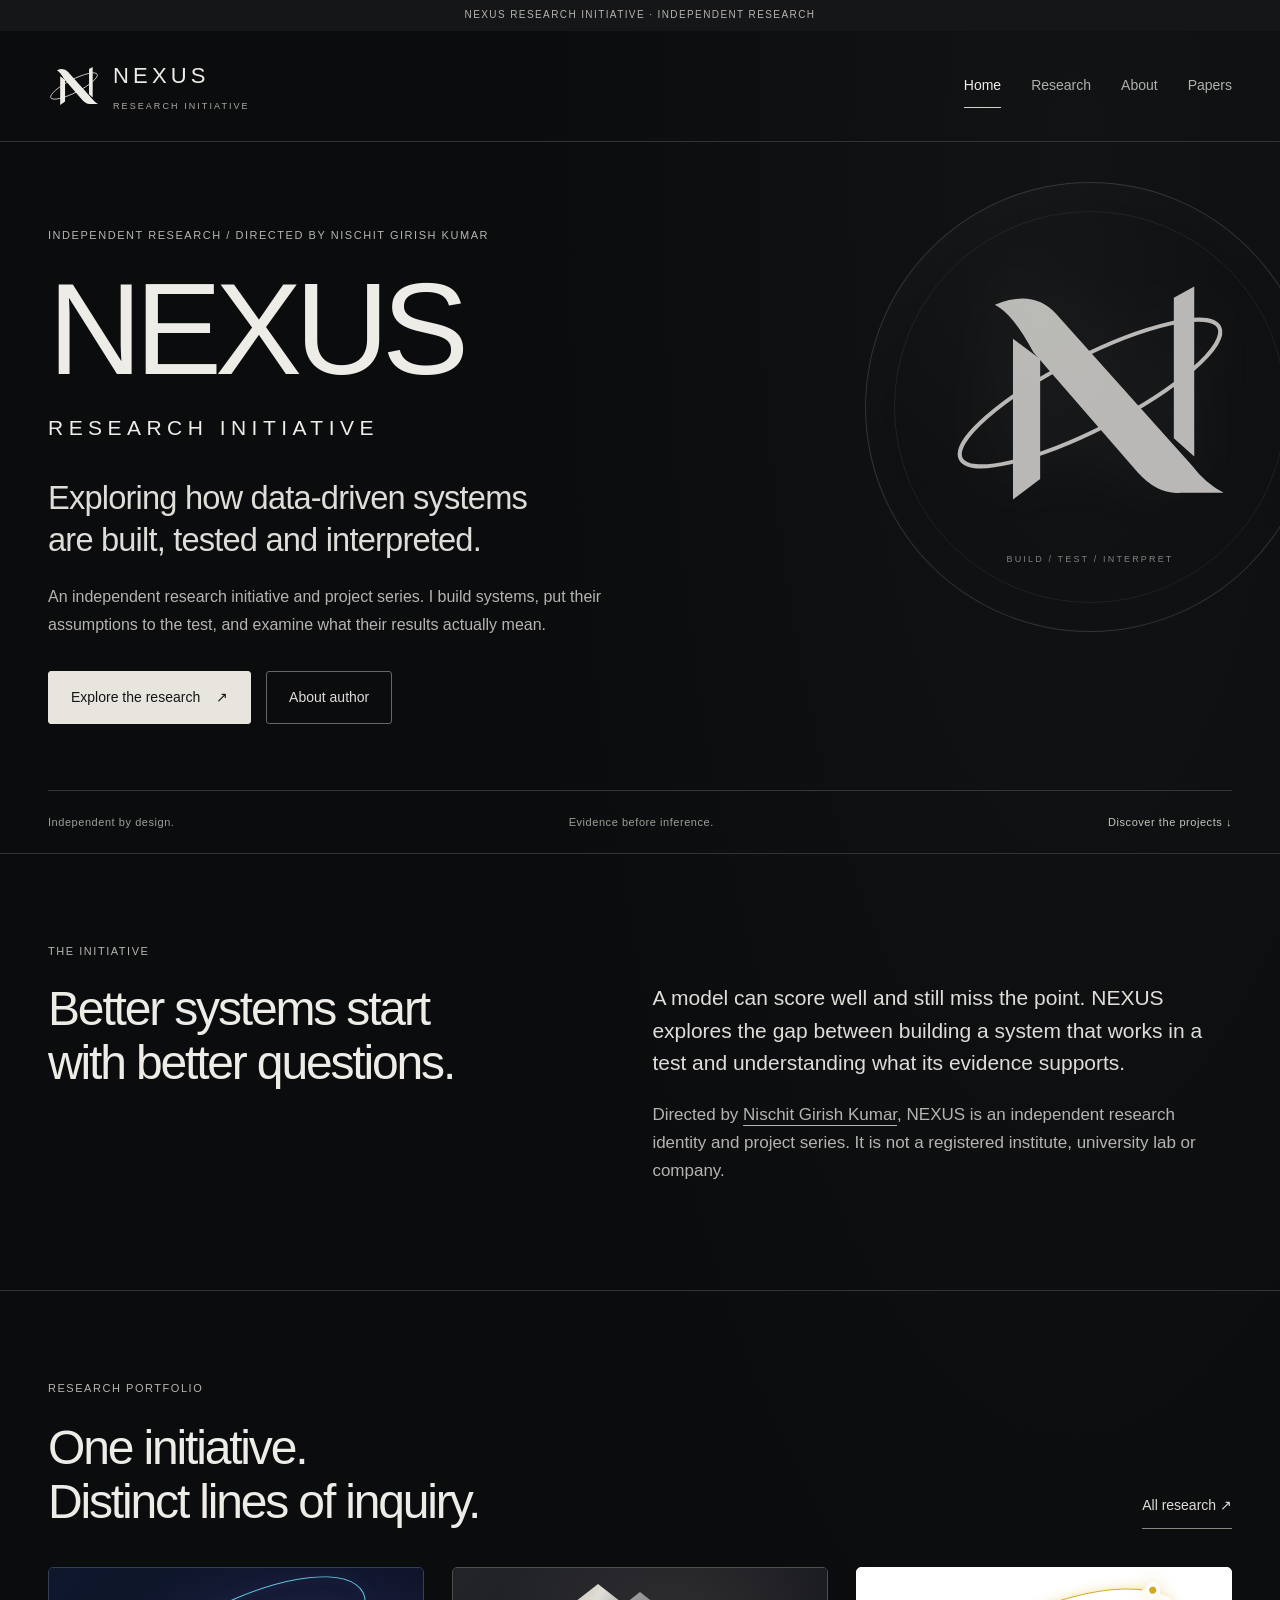
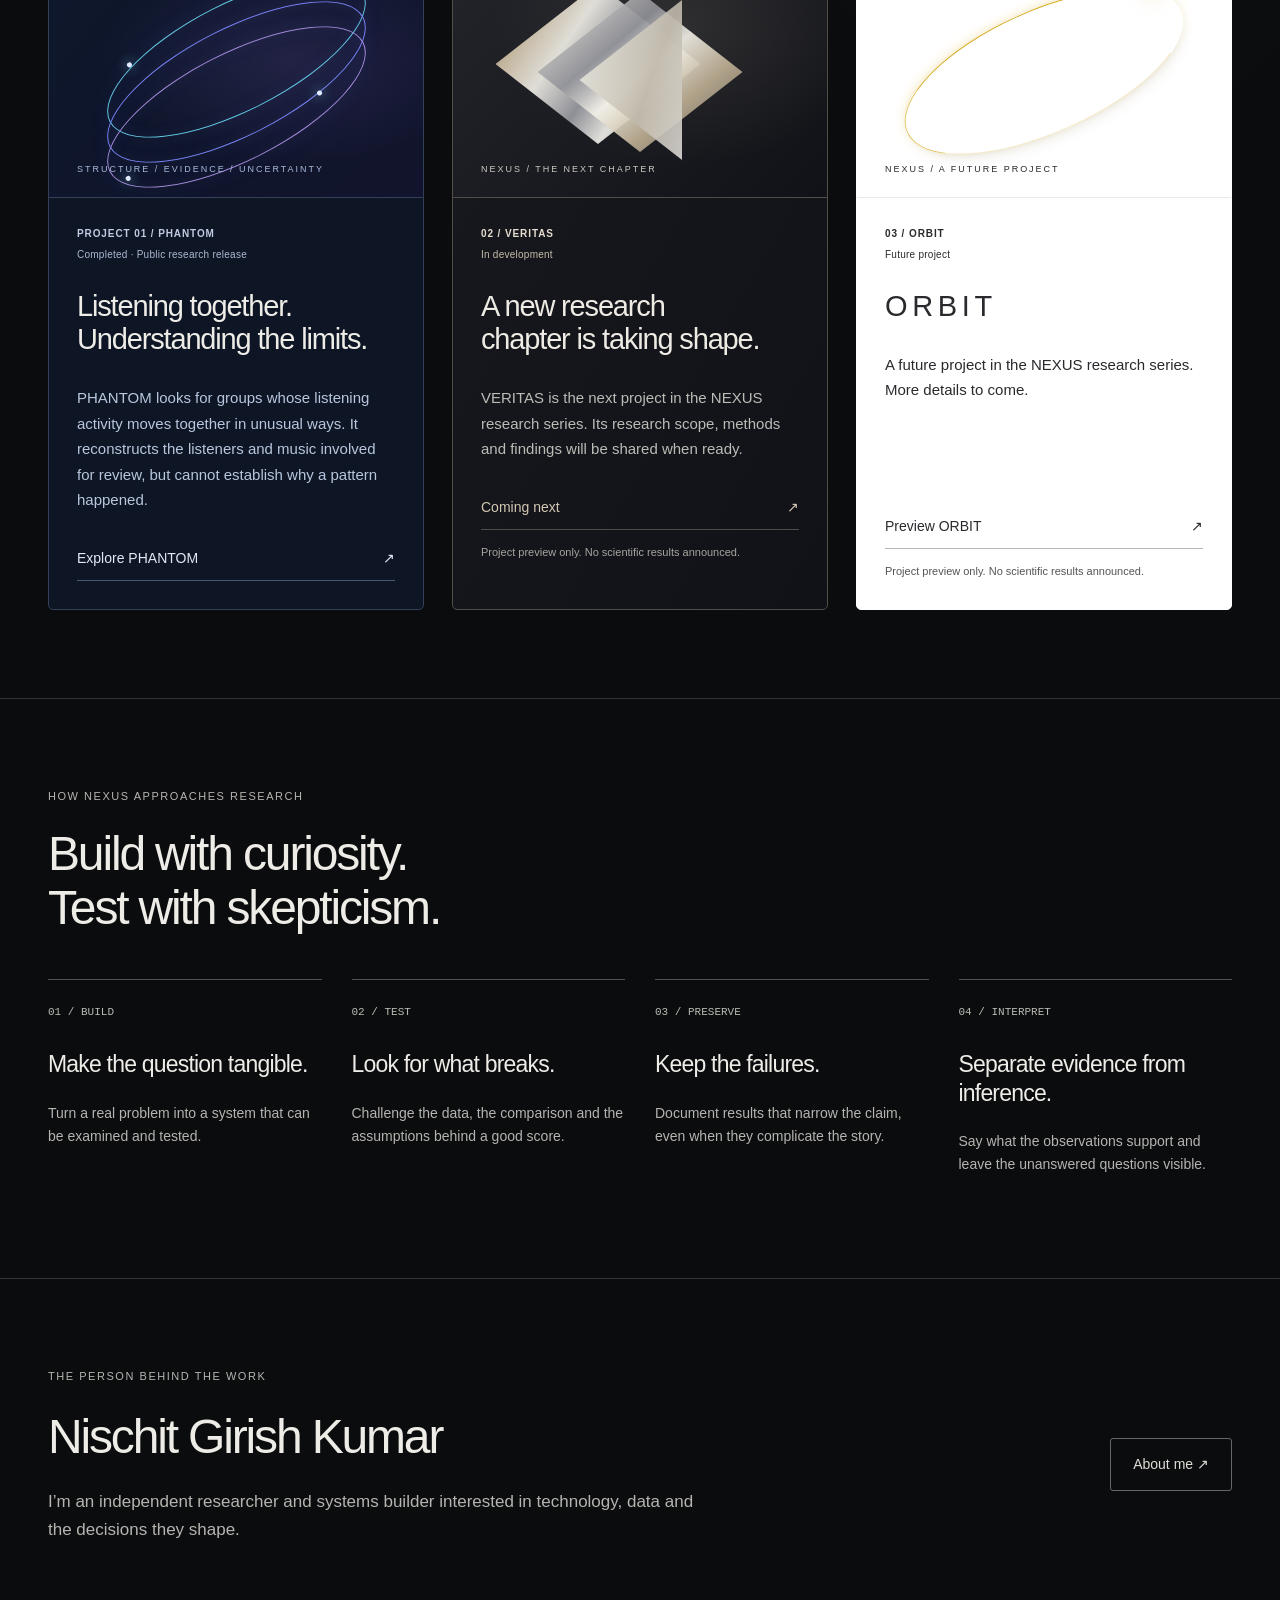
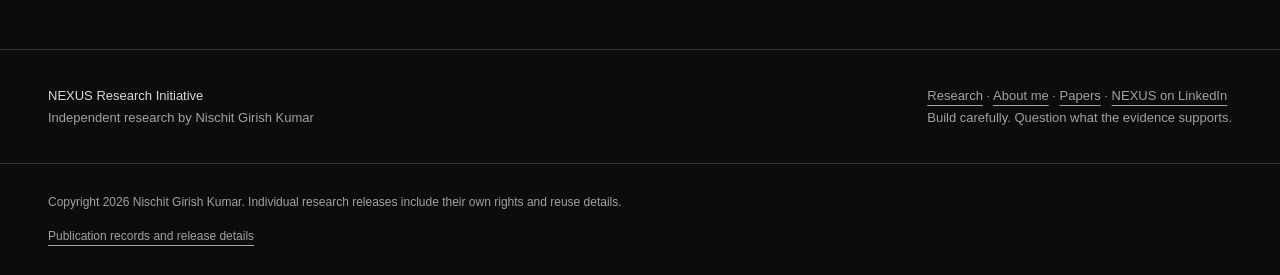
<file: index.html>
<!doctype html><html lang="en"><head><meta charset="utf-8"><meta name="viewport" content="width=device-width,initial-scale=1"><meta name="robots" content="index,follow"><meta name="description" content="An independent research initiative directed by Nischit Girish Kumar, exploring how data-driven systems are built, tested and interpreted."><meta name="author" content="Nischit Girish Kumar"><link rel="icon" href="/assets/nexus-favicon.svg"><meta name="theme-color" content="#0b0c0e"><meta property="og:type" content="website"><meta property="og:title" content="NEXUS Research Initiative | Nischit Girish Kumar"><meta property="og:description" content="An independent research initiative directed by Nischit Girish Kumar, exploring how data-driven systems are built, tested and interpreted."><meta property="og:image" content="https://nischit5106-stack.github.io/assets/nexus-social-card.png"><meta property="og:image:alt" content="NEXUS Research Initiative — independent research by Nischit Girish Kumar"><meta name="twitter:card" content="summary_large_image"><title>NEXUS Research Initiative | Nischit Girish Kumar</title><link rel="stylesheet" href="/assets/site.css?v=release-20261024"><script type="application/ld+json">{"@context": "https://schema.org", "@graph": [{"@type": "Person", "@id": "https://nischit5106-stack.github.io/about/#author", "name": "Nischit Girish Kumar", "url": "https://nischit5106-stack.github.io/about/", "affiliation": {"@id": "https://nischit5106-stack.github.io/#nexus"}}, {"@type": "Organization", "@id": "https://nischit5106-stack.github.io/#nexus", "name": "NEXUS Research Initiative", "alternateName": "NEXUS Research Initiative \u2014 Independent Research", "description": "Independent research identity directed by Nischit Girish Kumar; not a university or institutional affiliation.", "url": "https://nischit5106-stack.github.io/", "sameAs": ["https://www.linkedin.com/company/nexus-research-initiative/"]}, {"@type": "WebSite", "@id": "https://nischit5106-stack.github.io/#website", "name": "NEXUS Research Initiative", "url": "https://nischit5106-stack.github.io/", "creator": {"@id": "https://nischit5106-stack.github.io/about/#author"}, "publisher": {"@id": "https://nischit5106-stack.github.io/#nexus"}, "inLanguage": "en"}, {"@type": "WebPage", "@id": "https://nischit5106-stack.github.io/#page", "url": "https://nischit5106-stack.github.io/", "name": "NEXUS Research Initiative | Nischit Girish Kumar", "description": "An independent research initiative directed by Nischit Girish Kumar, exploring how data-driven systems are built, tested and interpreted.", "author": {"@id": "https://nischit5106-stack.github.io/about/#author"}, "isPartOf": {"@id": "https://nischit5106-stack.github.io/#website"}, "inLanguage": "en", "about": {"@id": "https://nischit5106-stack.github.io/#nexus"}}]}</script><link rel="canonical" href="https://nischit5106-stack.github.io/"><meta property="og:url" content="https://nischit5106-stack.github.io/"><script>(()=>{try{if(localStorage.getItem('phantom-motion')==='paused')document.documentElement.classList.add('motion-paused');}catch{}})();</script><meta name="google-site-verification" content="3owB5SYrku1eHc337E6nfDbmYK-eVvL7GFoVGgSKN5A" /></head><body class="nexus-page"><div class="site-launch" id="site-launch" aria-hidden="true"><div class="site-launch-visual"><div class="site-launch-orbit"></div><img src="/assets/nexus-lockup-light-mono.svg" alt="" width="330" height="77"><p class="intro-purpose">INDEPENDENT RESEARCH<br>SYSTEMS · EVIDENCE · INTERPRETATION</p></div></div><a class="skip" href="#main">Skip to content</a><div class="staging">NEXUS RESEARCH INITIATIVE · INDEPENDENT RESEARCH</div><header><a href="/" class="brand" aria-label="NEXUS Research Initiative home"><img class="brand-icon" src="/assets/nexus-favicon.svg" alt="" width="56" height="56"><span class="brand-words">NEXUS<small>RESEARCH INITIATIVE</small></span></a><nav aria-label="Main navigation"><a href="/" aria-current="page">Home</a><a href="/research/">Research</a><a href="/about/">About</a><a href="/publications/">Papers</a></nav></header><main id="main" tabindex="-1"><section class="nexus-hero"><div class="hero-editorial"><div class="eyebrow">Independent research / Directed by Nischit Girish Kumar</div><h1>NEXUS<span>Research Initiative</span></h1><p class="lede">Exploring how data-driven systems<br class="desktop-break"> are built, tested and interpreted.</p><p class="hero-explanation">An independent research initiative and project series. I build systems, put their assumptions to the test, and examine what their results actually mean.</p><div class="actions"><a class="button primary" href="/research/">Explore the research <span aria-hidden="true">↗</span></a><a class="button" href="/about/">About author</a></div></div><div class="nexus-emblem" aria-hidden="true"><div class="emblem-orbit"></div><img src="/assets/nexus-favicon.svg" alt="" width="360" height="360"><span>BUILD / TEST / INTERPRET</span></div><div class="hero-baseline"><span>Independent by design.</span><span>Evidence before inference.</span><a href="#featured">Discover the projects ↓</a></div></section>
<section class="section mission-section"><div class="eyebrow">The initiative</div><div class="two"><h2>Better systems start<br>with better questions.</h2><div><p class="large-copy">A model can score well and still miss the point. NEXUS explores the gap between building a system that works in a test and understanding what its evidence supports.</p><p>Directed by <a href="/about/">Nischit Girish Kumar</a>, NEXUS is an independent research identity and project series. It is not a registered institute, university lab or company.</p></div></div></section>
<section class="section" id="featured"><div class="section-heading"><div><div class="eyebrow">Research portfolio</div><h2>One initiative.<br>Distinct lines of inquiry.</h2></div><a class="text-link" href="/research/">All research ↗</a></div><div class="project-grid">
<article class="project-card phantom-card"><div class="project-art phantom-art" aria-hidden="true"><div class="signal-ring ring-one"></div><div class="signal-ring ring-two"></div><div class="signal-ring ring-three"></div><span class="art-caption">STRUCTURE / EVIDENCE / UNCERTAINTY</span></div><div class="project-copy"><div class="project-topline"><span>PROJECT 01 / PHANTOM</span><span class="project-status">Completed · Public research release</span></div><h3>Listening together.<br>Understanding the limits.</h3><p>PHANTOM looks for groups whose listening activity moves together in unusual ways. It reconstructs the listeners and music involved for review, but cannot establish why a pattern happened.</p><a class="text-link" href="/research/phantom/">Explore PHANTOM <span aria-hidden="true">↗</span></a></div></article>
<article class="project-card veritas-card" id="veritas"><div class="project-art veritas-art" aria-hidden="true"><div class="veritas-plane plane-one"></div><div class="veritas-plane plane-two"></div><div class="veritas-plane plane-three"></div><span class="art-caption">NEXUS / THE NEXT CHAPTER</span></div><div class="project-copy"><div class="project-topline"><span>02 / VERITAS</span><span class="project-status">In development</span></div><h3>A new research<br>chapter is taking shape.</h3><p>VERITAS is the next project in the NEXUS research series. Its research scope, methods and findings will be shared when ready.</p><button type="button" class="coming-note" data-veritas-preview aria-haspopup="dialog">Coming next <span aria-hidden="true">↗</span></button><p class="teaser-note">Project preview only. No scientific results announced.</p></div></article>
<article class="project-card orbit-card" id="orbit">
  <div class="project-art orbit-art" aria-hidden="true"><div class="orbit-ellipse"></div><span class="art-caption">NEXUS / A FUTURE PROJECT</span></div>
  <div class="project-copy"><div class="project-topline"><span>03 / ORBIT</span><span class="project-status">Future project</span></div><h3>ORBIT</h3><p>A future project in the NEXUS research series. More details to come.</p><button type="button" class="coming-note" data-orbit-preview aria-haspopup="dialog">Preview ORBIT <span aria-hidden="true">↗</span></button><p class="teaser-note">Project preview only. No scientific results announced.</p></div>
</article>

</div></section>
<section class="section"><div class="eyebrow">How NEXUS approaches research</div><h2>Build with curiosity.<br>Test with skepticism.</h2><div class="principle-grid"><article><span class="num">01 / BUILD</span><h3>Make the question tangible.</h3><p>Turn a real problem into a system that can be examined and tested.</p></article><article><span class="num">02 / TEST</span><h3>Look for what breaks.</h3><p>Challenge the data, the comparison and the assumptions behind a good score.</p></article><article><span class="num">03 / PRESERVE</span><h3>Keep the failures.</h3><p>Document results that narrow the claim, even when they complicate the story.</p></article><article><span class="num">04 / INTERPRET</span><h3>Separate evidence from inference.</h3><p>Say what the observations support and leave the unanswered questions visible.</p></article></div></section>
<section class="section author-bridge"><div><div class="eyebrow">The person behind the work</div><h2>Nischit Girish Kumar</h2><p>I’m an independent researcher and systems builder interested in technology, data and the decisions they shape.</p></div><a class="button" href="/about/">About me ↗</a></section></main><footer><span><strong>NEXUS Research Initiative</strong><br>Independent research by Nischit Girish Kumar</span><span><a href="/research/">Research</a> · <a href="/about/">About me</a> · <a href="/publications/">Papers</a> · <a href="https://www.linkedin.com/company/nexus-research-initiative/">NEXUS on LinkedIn</a><br>Build carefully. Question what the evidence supports.</span></footer><div class="release-rights" style="padding:24px;max-width:1200px;margin:0 auto;font:14px/1.6 Arial,sans-serif"><p>Copyright 2026 Nischit Girish Kumar. Individual research releases include their own rights and reuse details.</p><p><a href="/publications/">Publication records and release details</a></p></div><script>(()=>{const intro=document.getElementById('site-launch');if(!intro)return;const preference=matchMedia('(prefers-reduced-motion: reduce)');const dismiss=()=>{const restoreFocus=intro.contains(document.activeElement);intro.remove();document.removeEventListener('keydown',onKey);document.removeEventListener('focusin',onFocus);preference.removeEventListener('change',onPreference);if(restoreFocus)document.getElementById('main').focus({preventScroll:true});};const onKey=event=>{if(event.key==='Escape')dismiss();};const onFocus=event=>{if(!intro.contains(event.target))dismiss();};const onPreference=event=>{if(event.matches)dismiss();};intro.addEventListener('animationend',event=>{if(event.target===intro&&event.animationName==='site-launch-exit')dismiss();});document.addEventListener('keydown',onKey);document.addEventListener('focusin',onFocus);preference.addEventListener('change',onPreference);if(preference.matches||document.documentElement.classList.contains('motion-paused'))dismiss();})();</script><dialog class="veritas-preview" id="veritas-preview" aria-labelledby="veritas-preview-title" aria-describedby="veritas-preview-description">
  <div class="veritas-preview-shell">
<div class="project-launch project-launch-veritas" data-project-intro aria-hidden="true" hidden>
  <div class="project-launch-visual"><div class="project-launch-frame"></div><div class="project-launch-brand">NEXUS<small>Research Initiative</small></div><div class="project-launch-name">VERITAS</div><p>In development</p></div>
</div>

    <div class="veritas-preview-top"><span><img src="/assets/nexus-favicon.svg" alt="" width="30" height="30"> A NEXUS Research Initiative project</span><button type="button" class="veritas-close" data-close-preview autofocus aria-label="Back">Back</button></div>
    <div class="veritas-reveal">
      <div class="veritas-halo" aria-hidden="true"><span></span></div>
      <p class="veritas-pretitle">The next chapter</p>
      <h2 id="veritas-preview-title">VERITAS</h2>
      <div class="veritas-rule" aria-hidden="true"></div>
      <div class="veritas-preview-copy"><p class="veritas-development">In development</p><p id="veritas-preview-description">A new project in the NEXUS research series.<br> Research scope and details will be shared soon!</p></div>
    </div>
    <div class="veritas-preview-bottom"><span>NEXUS / RESEARCH</span><span>Project preview · No scientific results announced</span></div>
  </div>
</dialog>
<script src="/assets/veritas-preview.js" defer></script><dialog class="orbit-preview" id="orbit-preview" aria-labelledby="orbit-preview-title" aria-describedby="orbit-preview-description">
  <div class="orbit-preview-shell">
<div class="project-launch project-launch-orbit-theme" data-project-intro aria-hidden="true" hidden>
  <div class="project-launch-visual"><div class="orbit-ellipse"></div><div class="project-launch-brand">NEXUS<small>Research Initiative</small></div><div class="project-launch-name">ORBIT</div><p>Future project</p></div>
</div>

    <div class="orbit-preview-top"><span class="orbit-parent">NEXUS<small>RESEARCH INITIATIVE</small></span><button type="button" class="orbit-back" data-close-preview autofocus aria-label="Back">← Back</button></div>
    <div class="orbit-reveal">
      <div class="orbit-scene" aria-hidden="true"><div class="orbit-ellipse"></div></div>
      <div class="orbit-title-block"><p class="orbit-pretitle">A NEXUS research project</p><h2 id="orbit-preview-title">ORBIT</h2><div class="orbit-rule" aria-hidden="true"></div><p class="orbit-development">Future project</p><p id="orbit-preview-description">More details to come.</p></div>
    </div>
    <div class="orbit-preview-bottom"><span>NEXUS / RESEARCH</span><span>Project preview · No scientific results announced</span></div>
  </div>
</dialog>
<script src="/assets/orbit-preview.js" defer></script>
<script src="/assets/project-intro.js" defer></script></body></html>
</file>
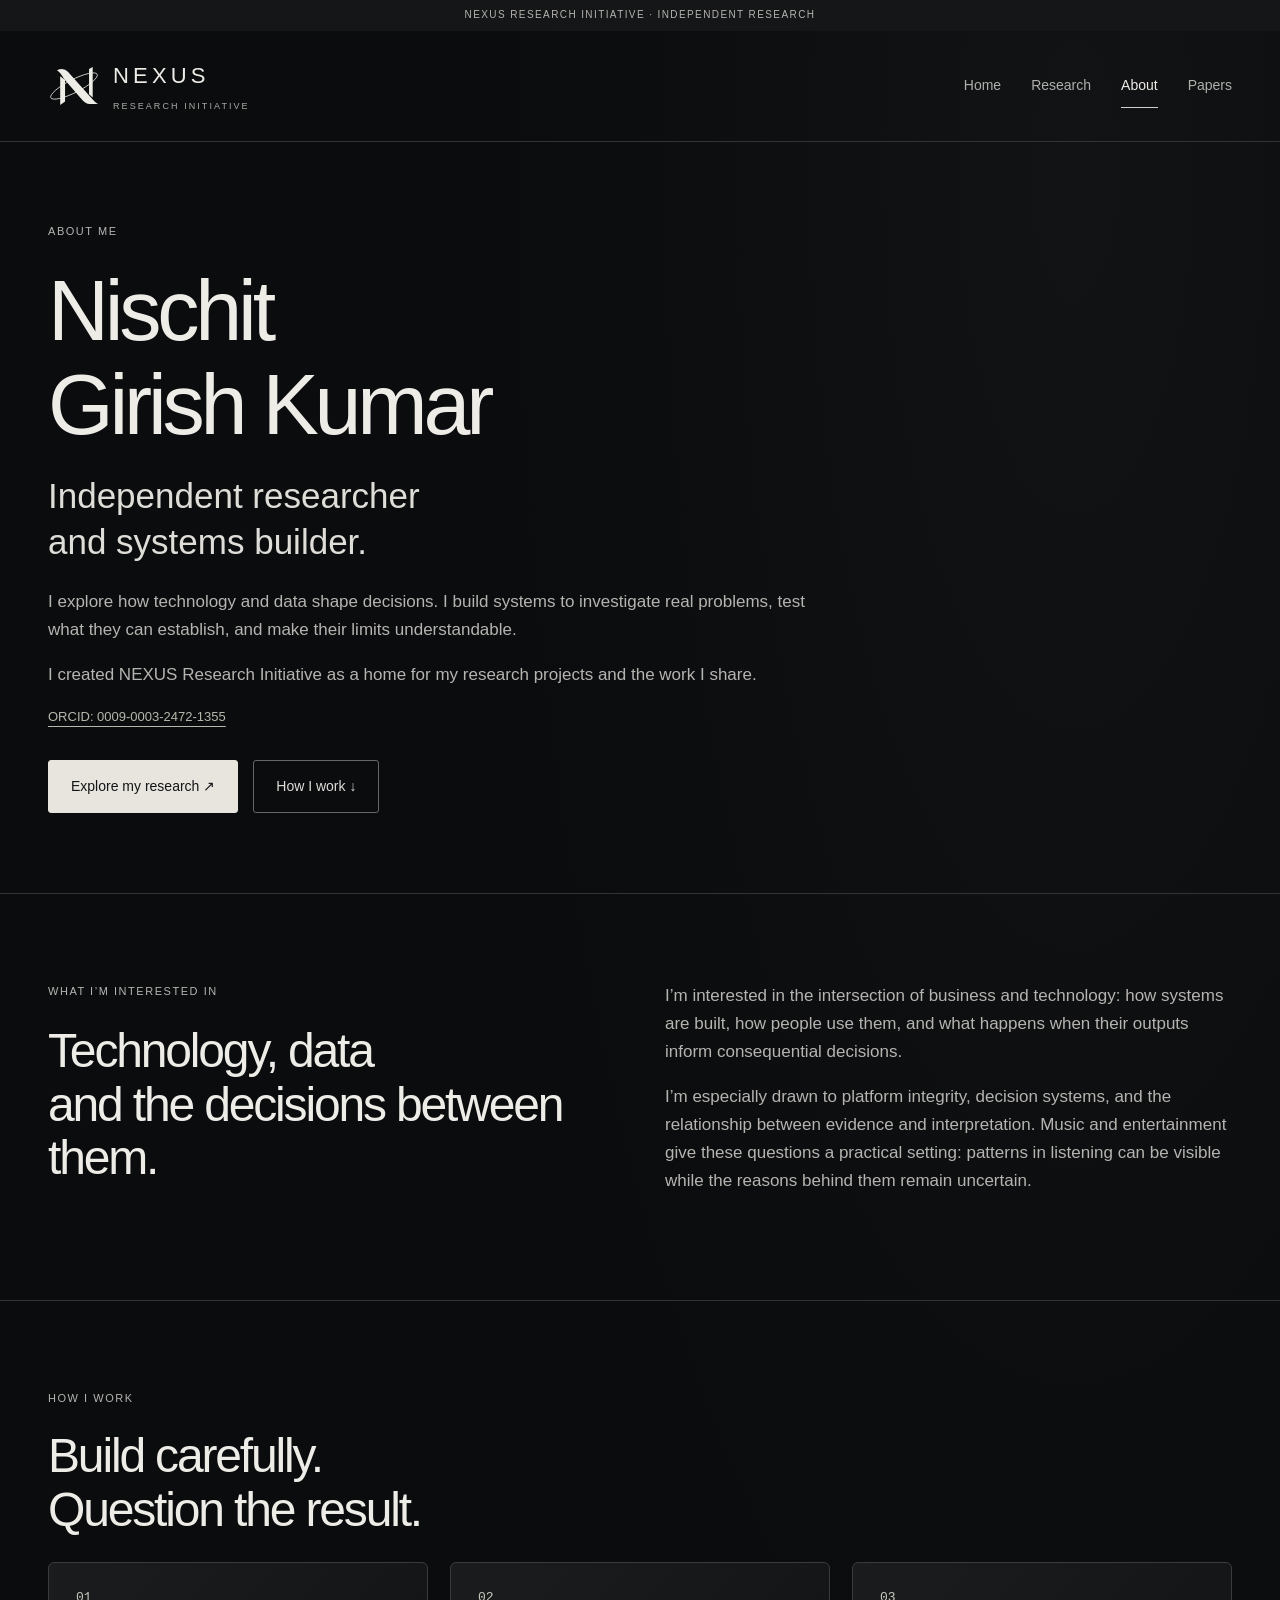
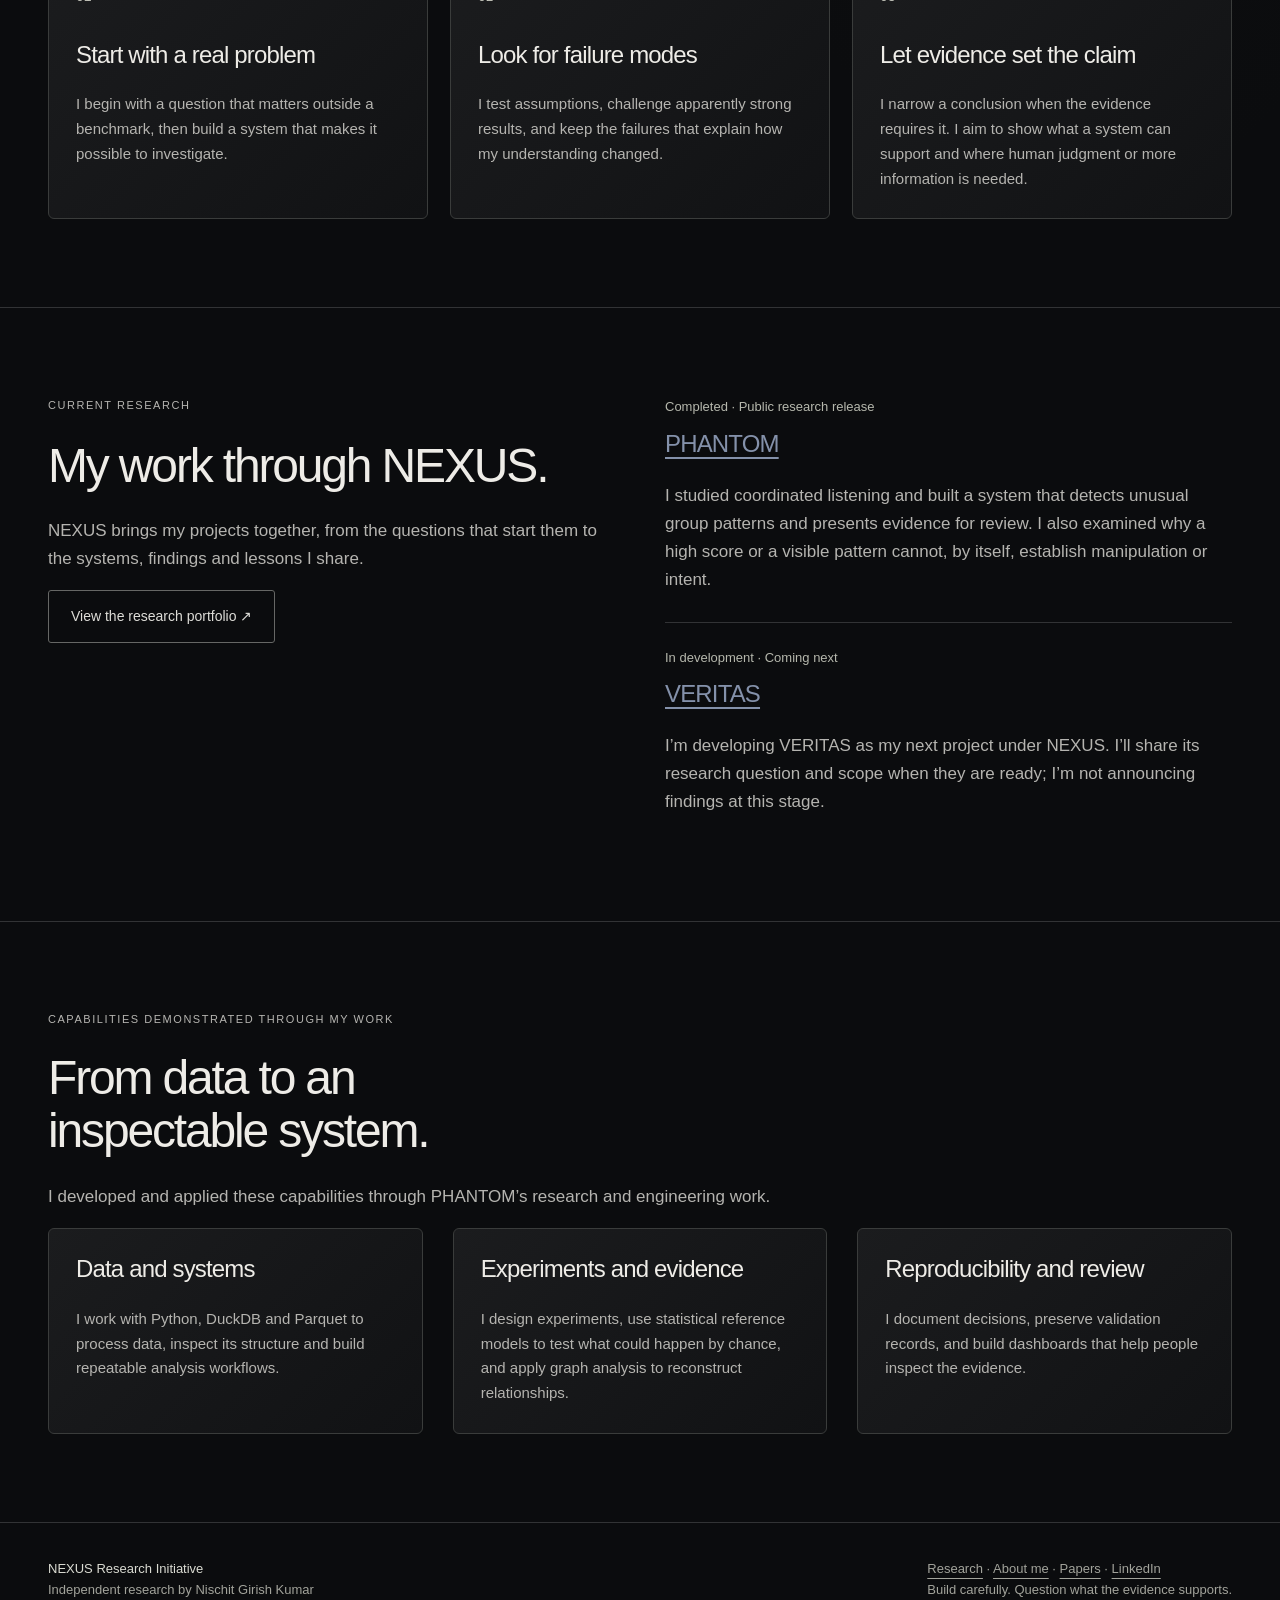
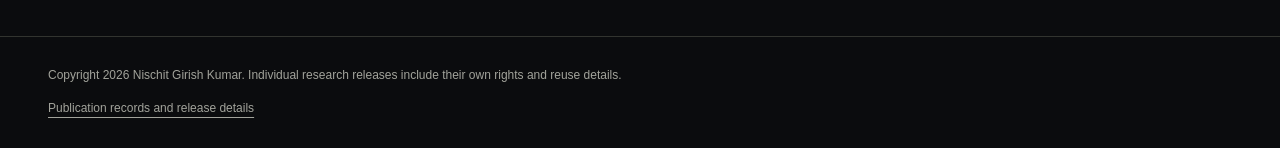
<file: about/index.html>
<!doctype html><html lang="en"><head><meta charset="utf-8"><meta name="viewport" content="width=device-width,initial-scale=1"><meta name="robots" content="index,follow"><meta name="description" content="Nischit Girish Kumar is an independent researcher and systems builder directing NEXUS Research Initiative, with interests in data, technology and decision systems."><meta name="author" content="Nischit Girish Kumar"><link rel="icon" href="/assets/nexus-favicon.svg"><meta name="theme-color" content="#0b0c0e"><meta property="og:type" content="website"><meta property="og:title" content="Nischit Girish Kumar | NEXUS Research Initiative"><meta property="og:description" content="Nischit Girish Kumar is an independent researcher and systems builder directing NEXUS Research Initiative, with interests in data, technology and decision systems."><meta property="og:image" content="https://nischit5106-stack.github.io/assets/nexus-social-card.png"><meta property="og:image:alt" content="NEXUS Research Initiative — independent research by Nischit Girish Kumar"><meta name="twitter:card" content="summary_large_image"><title>Nischit Girish Kumar | NEXUS Research Initiative</title><link rel="stylesheet" href="/assets/site.css?v=release-20261024"><script type="application/ld+json">{"@context": "https://schema.org", "@graph": [{"@type": "Person", "@id": "https://nischit5106-stack.github.io/about/#author", "name": "Nischit Girish Kumar", "url": "https://nischit5106-stack.github.io/about/", "sameAs": ["https://orcid.org/0009-0003-2472-1355", "https://www.linkedin.com/in/nischit-gk/"], "affiliation": {"@id": "https://nischit5106-stack.github.io/#nexus"}}, {"@type": "Organization", "@id": "https://nischit5106-stack.github.io/#nexus", "name": "NEXUS Research Initiative", "alternateName": "NEXUS Research Initiative — Independent Research", "description": "A research project series created and directed by Nischit Girish Kumar.", "url": "https://nischit5106-stack.github.io/"}, {"@type": "WebSite", "@id": "https://nischit5106-stack.github.io/#website", "name": "NEXUS Research Initiative", "url": "https://nischit5106-stack.github.io/", "creator": {"@id": "https://nischit5106-stack.github.io/about/#author"}, "publisher": {"@id": "https://nischit5106-stack.github.io/#nexus"}, "inLanguage": "en"}, {"@type": "ProfilePage", "@id": "https://nischit5106-stack.github.io/about/#page", "url": "https://nischit5106-stack.github.io/about/", "name": "Nischit Girish Kumar | NEXUS Research Initiative", "description": "Nischit Girish Kumar is an independent researcher and systems builder directing NEXUS Research Initiative, with interests in data, technology and decision systems.", "author": {"@id": "https://nischit5106-stack.github.io/about/#author"}, "isPartOf": {"@id": "https://nischit5106-stack.github.io/#website"}, "inLanguage": "en", "mainEntity": {"@id": "https://nischit5106-stack.github.io/about/#author"}}]}</script><link rel="canonical" href="https://nischit5106-stack.github.io/about/"><meta property="og:url" content="https://nischit5106-stack.github.io/about/"><script>(()=>{try{if(localStorage.getItem('phantom-motion')==='paused')document.documentElement.classList.add('motion-paused');}catch{}})();</script></head><body class="nexus-page about-page">
<a class="skip" href="#main">Skip to content</a>
<div class="staging">NEXUS RESEARCH INITIATIVE · INDEPENDENT RESEARCH</div>
<header>
  <a href="/" class="brand" aria-label="NEXUS Research Initiative home"><img class="brand-icon" src="/assets/nexus-favicon.svg" alt="" width="56" height="56"><span class="brand-words">NEXUS<small>RESEARCH INITIATIVE</small></span></a>
  <nav aria-label="Main navigation"><a href="/">Home</a><a href="/research/">Research</a><a href="/about/" aria-current="page">About</a><a href="/publications/">Papers</a></nav>
</header>
<main id="main">
  <section class="subhero author-hero">
    <div class="eyebrow">About me</div>
    <h1>Nischit<br>Girish Kumar</h1>
    <p class="lede">Independent researcher<br>and systems builder.</p>
    <p>I explore how technology and data shape decisions. I build systems to investigate real problems, test what they can establish, and make their limits understandable.</p>
    <p>I created NEXUS Research Initiative as a home for my research projects and the work I share.</p>
    <p class="status"><a href="https://orcid.org/0009-0003-2472-1355" rel="me">ORCID: 0009-0003-2472-1355</a></p>
    <div class="actions"><a class="button primary" href="/research/">Explore my research ↗</a><a class="button" href="#how-i-work">How I work ↓</a></div>
  </section>

  <section class="section two" aria-labelledby="interests-heading">
    <div>
      <div class="eyebrow">What I’m interested in</div>
      <h2 id="interests-heading">Technology, data<br>and the decisions between them.</h2>
    </div>
    <div>
      <p>I’m interested in the intersection of business and technology: how systems are built, how people use them, and what happens when their outputs inform consequential decisions.</p>
      <p>I’m especially drawn to platform integrity, decision systems, and the relationship between evidence and interpretation. Music and entertainment give these questions a practical setting: patterns in listening can be visible while the reasons behind them remain uncertain.</p>
    </div>
  </section>

  <section class="section" id="how-i-work" aria-labelledby="approach-heading">
    <div class="eyebrow">How I work</div>
    <h2 id="approach-heading">Build carefully.<br>Question the result.</h2>
    <div class="three">
      <article class="card"><span class="num" aria-hidden="true">01</span><h3>Start with a real problem</h3><p>I begin with a question that matters outside a benchmark, then build a system that makes it possible to investigate.</p></article>
      <article class="card"><span class="num" aria-hidden="true">02</span><h3>Look for failure modes</h3><p>I test assumptions, challenge apparently strong results, and keep the failures that explain how my understanding changed.</p></article>
      <article class="card"><span class="num" aria-hidden="true">03</span><h3>Let evidence set the claim</h3><p>I narrow a conclusion when the evidence requires it. I aim to show what a system can support and where human judgment or more information is needed.</p></article>
    </div>
  </section>

  <section class="section two" aria-labelledby="current-heading">
    <div>
      <div class="eyebrow">Current research</div>
      <h2 id="current-heading">My work through NEXUS.</h2>
      <p>NEXUS brings my projects together, from the questions that start them to the systems, findings and lessons I share.</p>
      <a class="button" href="/research/">View the research portfolio ↗</a>
    </div>
    <div class="author-index">
      <article>
        <p class="status">Completed · Public research release</p>
        <h3><a href="/research/phantom/">PHANTOM</a></h3>
        <p>I studied coordinated listening and built a system that detects unusual group patterns and presents evidence for review. I also examined why a high score or a visible pattern cannot, by itself, establish manipulation or intent.</p>
      </article>
      <article>
        <p class="status">In development · Coming next</p>
        <h3><a href="/research/#veritas">VERITAS</a></h3>
        <p>I’m developing VERITAS as my next project under NEXUS. I’ll share its research question and scope when they are ready; I’m not announcing findings at this stage.</p>
      </article>
    </div>
  </section>

  <section class="section" aria-labelledby="capabilities-heading">
    <div class="eyebrow">Capabilities demonstrated through my work</div>
    <h2 id="capabilities-heading">From data to an<br>inspectable system.</h2>
    <p>I developed and applied these capabilities through PHANTOM’s research and engineering work.</p>
    <div class="three skills-list">
      <article class="card"><h3>Data and systems</h3><p>I work with Python, DuckDB and Parquet to process data, inspect its structure and build repeatable analysis workflows.</p></article>
      <article class="card"><h3>Experiments and evidence</h3><p>I design experiments, use statistical reference models to test what could happen by chance, and apply graph analysis to reconstruct relationships.</p></article>
      <article class="card"><h3>Reproducibility and review</h3><p>I document decisions, preserve validation records, and build dashboards that help people inspect the evidence.</p></article>
    </div>
  </section>


</main>
<footer><span><strong>NEXUS Research Initiative</strong><br>Independent research by Nischit Girish Kumar</span><span><a href="/research/">Research</a> · <a href="/about/">About me</a> · <a href="/publications/">Papers</a> · <a href="https://www.linkedin.com/in/nischit-gk/" rel="me">LinkedIn</a><br>Build carefully. Question what the evidence supports.</span></footer>
<div class="release-rights" style="padding:24px;max-width:1200px;margin:0 auto;font:14px/1.6 Arial,sans-serif"><p>Copyright 2026 Nischit Girish Kumar. Individual research releases include their own rights and reuse details.</p><p><a href="/publications/">Publication records and release details</a></p></div></body></html>
</file>
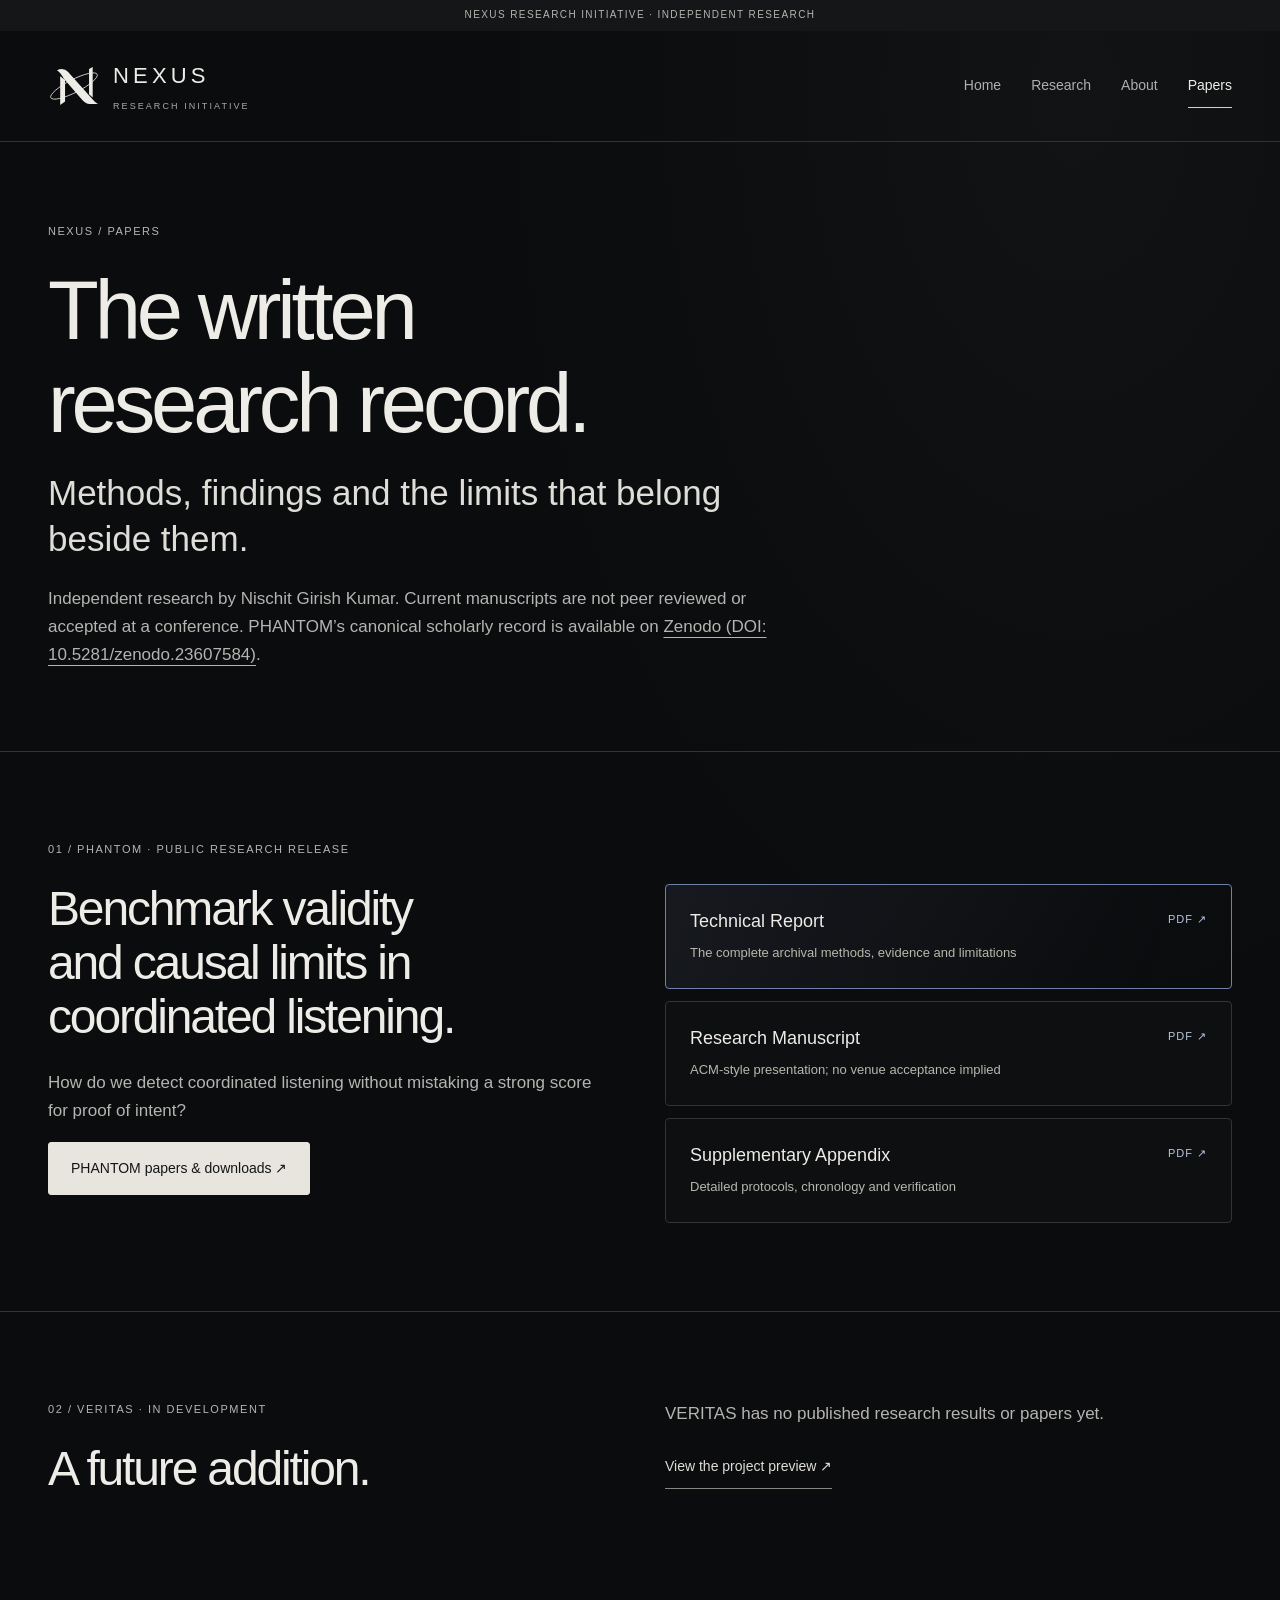
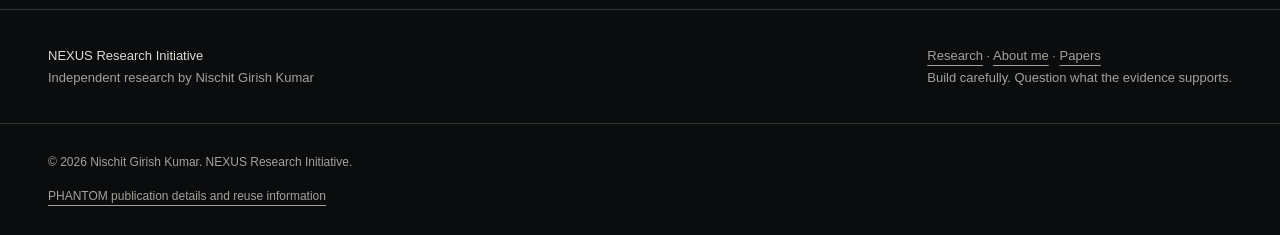
<file: publications/index.html>
<!doctype html><html lang="en"><head><meta charset="utf-8"><meta name="viewport" content="width=device-width,initial-scale=1"><meta name="robots" content="index,follow"><meta name="description" content="Independent research papers by Nischit Girish Kumar: PHANTOM technical report, manuscript and supplementary appendix."><meta name="author" content="Nischit Girish Kumar"><link rel="icon" href="/assets/nexus-favicon.svg"><meta name="theme-color" content="#0b0c0e"><meta property="og:type" content="website"><meta property="og:title" content="Research papers by Nischit Girish Kumar | NEXUS"><meta property="og:description" content="Independent research papers by Nischit Girish Kumar: PHANTOM technical report, manuscript and supplementary appendix."><meta property="og:image" content="https://nischit5106-stack.github.io/assets/nexus-social-card.png"><meta property="og:image:alt" content="NEXUS Research Initiative — independent research by Nischit Girish Kumar"><meta name="twitter:card" content="summary_large_image"><title>Research papers by Nischit Girish Kumar | NEXUS</title><link rel="stylesheet" href="/assets/site.css?v=release-20261024"><script type="application/ld+json">{"@context": "https://schema.org", "@graph": [{"@type": "Person", "@id": "https://nischit5106-stack.github.io/about/#author", "name": "Nischit Girish Kumar", "url": "https://nischit5106-stack.github.io/about/", "affiliation": {"@id": "https://nischit5106-stack.github.io/#nexus"}}, {"@type": "Organization", "@id": "https://nischit5106-stack.github.io/#nexus", "name": "NEXUS Research Initiative", "alternateName": "NEXUS Research Initiative \u2014 Independent Research", "description": "Independent research identity directed by Nischit Girish Kumar; not a university or institutional affiliation.", "url": "https://nischit5106-stack.github.io/"}, {"@type": "WebSite", "@id": "https://nischit5106-stack.github.io/#website", "name": "NEXUS Research Initiative", "url": "https://nischit5106-stack.github.io/", "creator": {"@id": "https://nischit5106-stack.github.io/about/#author"}, "publisher": {"@id": "https://nischit5106-stack.github.io/#nexus"}, "inLanguage": "en"}, {"@type": "CollectionPage", "@id": "https://nischit5106-stack.github.io/publications/#page", "url": "https://nischit5106-stack.github.io/publications/", "name": "Research papers by Nischit Girish Kumar | NEXUS", "description": "Independent research papers by Nischit Girish Kumar: PHANTOM technical report, manuscript and supplementary appendix.", "author": {"@id": "https://nischit5106-stack.github.io/about/#author"}, "isPartOf": {"@id": "https://nischit5106-stack.github.io/#website"}, "inLanguage": "en", "about": {"@id": "https://nischit5106-stack.github.io/#nexus"}}]}</script><link rel="canonical" href="https://nischit5106-stack.github.io/publications/"><meta property="og:url" content="https://nischit5106-stack.github.io/publications/"><script>(()=>{try{if(localStorage.getItem('phantom-motion')==='paused')document.documentElement.classList.add('motion-paused');}catch{}})();</script></head><body class="nexus-page"><a class="skip" href="#main">Skip to content</a><div class="staging">NEXUS RESEARCH INITIATIVE · INDEPENDENT RESEARCH</div><header><a href="/" class="brand" aria-label="NEXUS Research Initiative home"><img class="brand-icon" src="/assets/nexus-favicon.svg" alt="" width="56" height="56"><span class="brand-words">NEXUS<small>RESEARCH INITIATIVE</small></span></a><nav aria-label="Main navigation"><a href="/">Home</a><a href="/research/">Research</a><a href="/about/">About</a><a href="/publications/" aria-current="page">Papers</a></nav></header><main id="main" tabindex="-1"><section class="subhero portfolio-hero"><div class="eyebrow">NEXUS / Papers</div><h1>The written<br>research record.</h1><p class="lede">Methods, findings and the limits that belong beside them.</p><p>Independent research by Nischit Girish Kumar. Current manuscripts are not peer reviewed or accepted at a conference. PHANTOM’s canonical scholarly record is available on <a href="https://doi.org/10.5281/zenodo.23607584">Zenodo (DOI: 10.5281/zenodo.23607584)</a>.</p></section><section class="section two"><div><div class="eyebrow">01 / PHANTOM · Public research release</div><h2>Benchmark validity and causal limits in coordinated listening.</h2><p>How do we detect coordinated listening without mistaking a strong score for proof of intent?</p><a class="button primary" href="/publications/phantom/">PHANTOM papers &amp; downloads ↗</a></div><div class="paper-list"><a href="/assets/PHANTOM_Technical_Report_FINAL_v1.pdf">Technical Report<span>The complete archival methods, evidence and limitations</span></a><a href="/assets/PHANTOM_Conference_Manuscript_FINAL_v1.pdf">Research Manuscript<span>ACM-style presentation; no venue acceptance implied</span></a><a href="/assets/PHANTOM_Supplementary_Appendix_FINAL_v1.pdf">Supplementary Appendix<span>Detailed protocols, chronology and verification</span></a></div></section><section class="section two"><div><div class="eyebrow">02 / VERITAS · In development</div><h2>A future addition.</h2></div><div><p>VERITAS has no published research results or papers yet.</p><a class="text-link" href="/research/#veritas">View the project preview ↗</a></div></section></main><footer><span><strong>NEXUS Research Initiative</strong><br>Independent research by Nischit Girish Kumar</span><span><a href="/research/">Research</a> · <a href="/about/">About me</a> · <a href="/publications/">Papers</a><br>Build carefully. Question what the evidence supports.</span></footer><div class="release-rights"><p>© 2026 Nischit Girish Kumar. NEXUS Research Initiative.</p><p><a href="/publications/phantom/">PHANTOM publication details and reuse information</a></p></div></body></html>
</file>
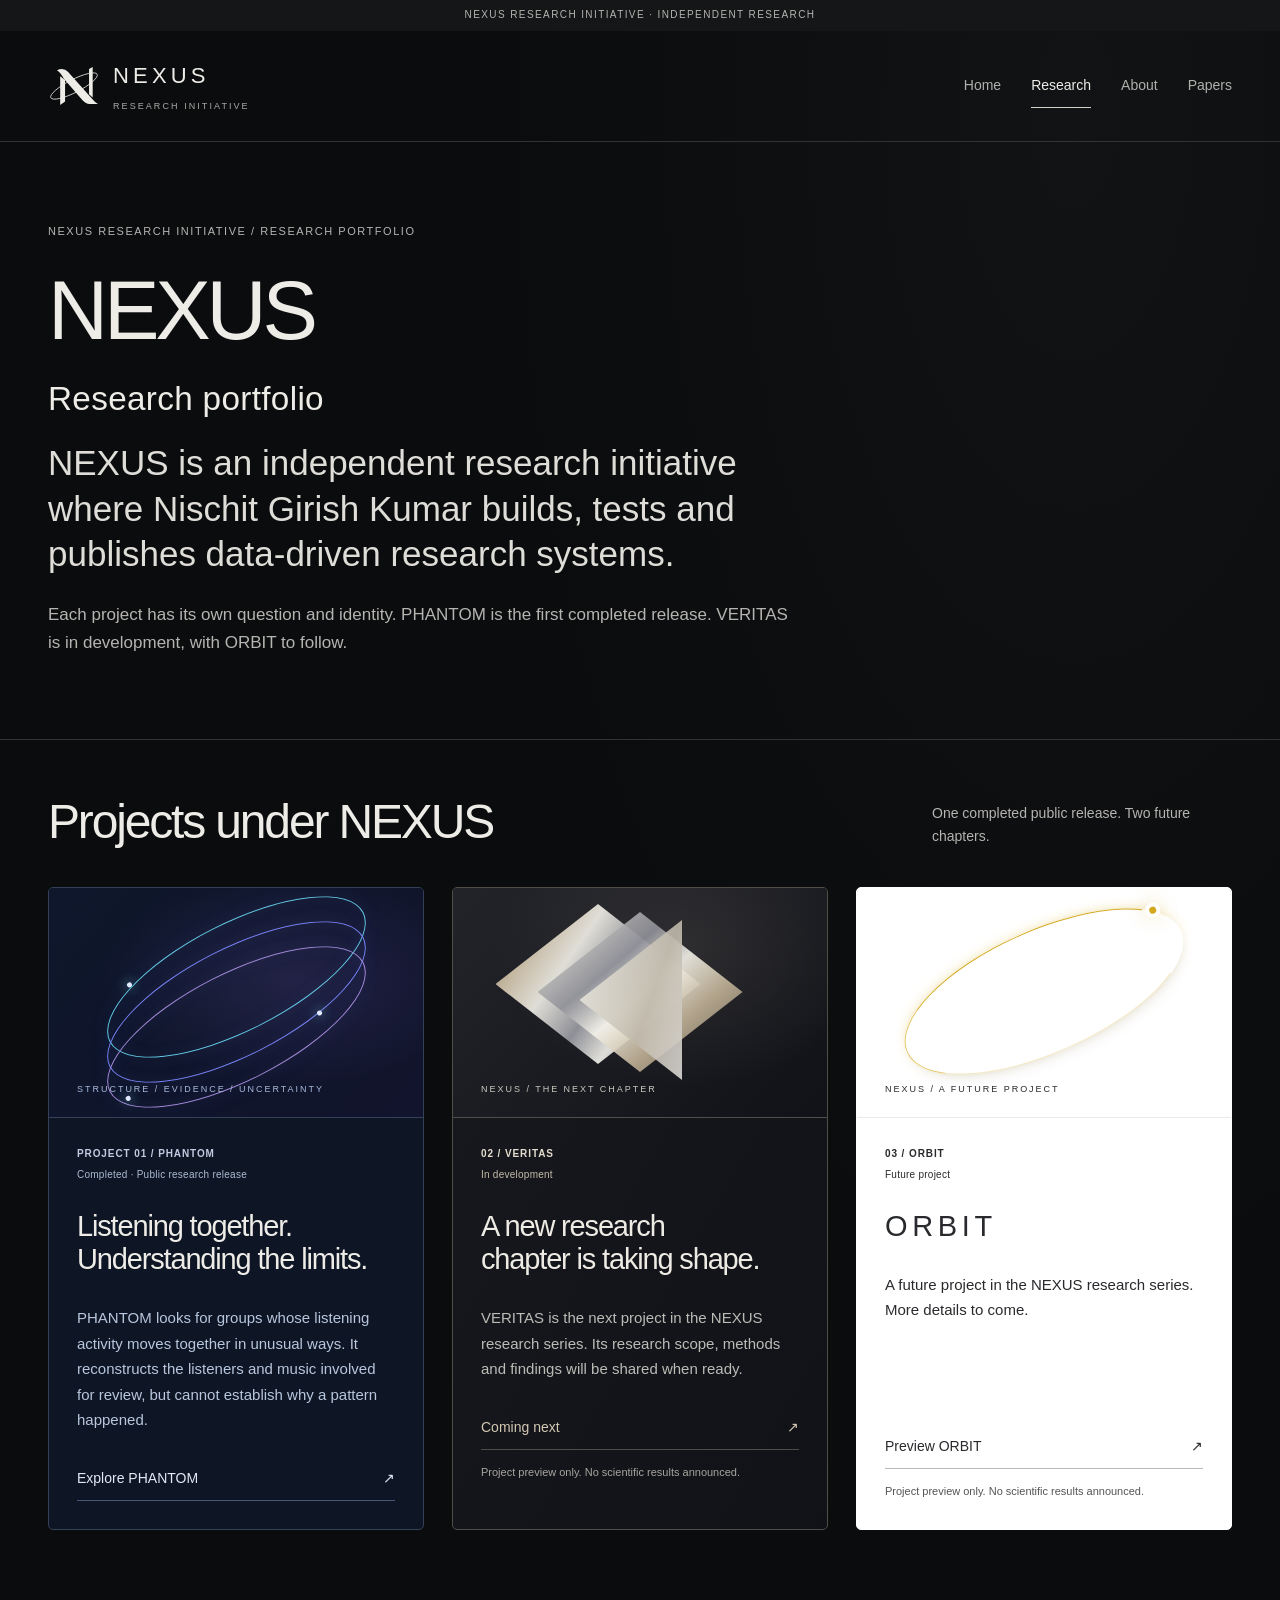
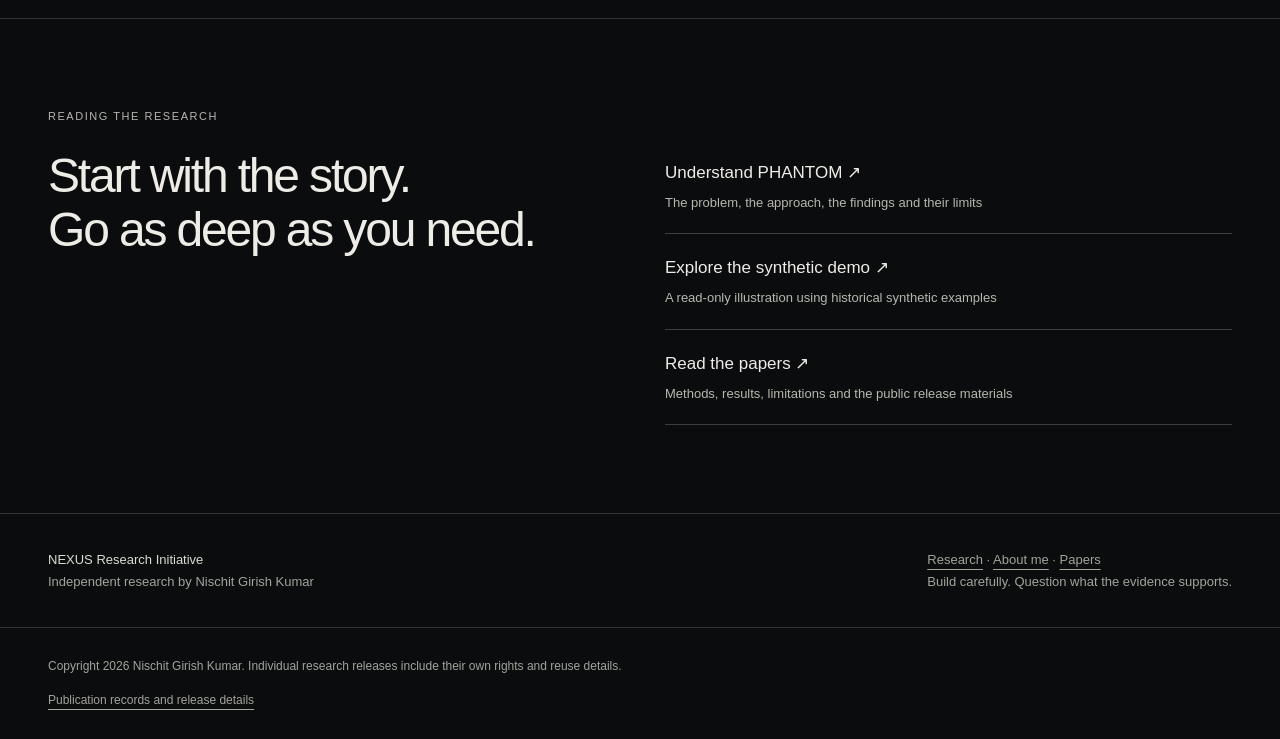
<file: research/index.html>
<!doctype html><html lang="en"><head><meta charset="utf-8"><meta name="viewport" content="width=device-width,initial-scale=1"><meta name="robots" content="index,follow"><meta name="description" content="NEXUS is an independent research initiative where Nischit Girish Kumar builds, tests and publishes data-driven research systems."><meta name="author" content="Nischit Girish Kumar"><link rel="icon" href="/assets/nexus-favicon.svg"><meta name="theme-color" content="#0b0c0e"><meta property="og:type" content="website"><meta property="og:title" content="Research | NEXUS Research Initiative"><meta property="og:description" content="NEXUS is an independent research initiative where Nischit Girish Kumar builds, tests and publishes data-driven research systems."><meta property="og:image" content="https://nischit5106-stack.github.io/assets/nexus-social-card.png"><meta property="og:image:alt" content="NEXUS Research Initiative — independent research by Nischit Girish Kumar"><meta name="twitter:card" content="summary_large_image"><title>Research | NEXUS Research Initiative</title><link rel="stylesheet" href="/assets/site.css?v=release-20261024"><script type="application/ld+json">{"@context": "https://schema.org", "@graph": [{"@type": "Person", "@id": "https://nischit5106-stack.github.io/about/#author", "name": "Nischit Girish Kumar", "url": "https://nischit5106-stack.github.io/about/", "affiliation": {"@id": "https://nischit5106-stack.github.io/#nexus"}}, {"@type": "Organization", "@id": "https://nischit5106-stack.github.io/#nexus", "name": "NEXUS Research Initiative", "alternateName": "NEXUS Research Initiative \u2014 Independent Research", "description": "Independent research identity directed by Nischit Girish Kumar; not a university or institutional affiliation.", "url": "https://nischit5106-stack.github.io/"}, {"@type": "WebSite", "@id": "https://nischit5106-stack.github.io/#website", "name": "NEXUS Research Initiative", "url": "https://nischit5106-stack.github.io/", "creator": {"@id": "https://nischit5106-stack.github.io/about/#author"}, "publisher": {"@id": "https://nischit5106-stack.github.io/#nexus"}, "inLanguage": "en"}, {"@type": "CollectionPage", "@id": "https://nischit5106-stack.github.io/research/#page", "url": "https://nischit5106-stack.github.io/research/", "name": "Research | NEXUS Research Initiative", "description": "NEXUS is an independent research initiative where Nischit Girish Kumar builds, tests and publishes data-driven research systems.", "author": {"@id": "https://nischit5106-stack.github.io/about/#author"}, "isPartOf": {"@id": "https://nischit5106-stack.github.io/#website"}, "inLanguage": "en", "about": {"@id": "https://nischit5106-stack.github.io/#nexus"}}]}</script><link rel="canonical" href="https://nischit5106-stack.github.io/research/"><meta property="og:url" content="https://nischit5106-stack.github.io/research/"><script>(()=>{try{if(localStorage.getItem('phantom-motion')==='paused')document.documentElement.classList.add('motion-paused');}catch{}})();</script></head><body class="nexus-page"><a class="skip" href="#main">Skip to content</a><div class="staging">NEXUS RESEARCH INITIATIVE · INDEPENDENT RESEARCH</div><header><a href="/" class="brand" aria-label="NEXUS Research Initiative home"><img class="brand-icon" src="/assets/nexus-favicon.svg" alt="" width="56" height="56"><span class="brand-words">NEXUS<small>RESEARCH INITIATIVE</small></span></a><nav aria-label="Main navigation"><a href="/">Home</a><a href="/research/" aria-current="page">Research</a><a href="/about/">About</a><a href="/publications/">Papers</a></nav></header><main id="main" tabindex="-1"><section class="subhero portfolio-hero"><div class="eyebrow">NEXUS Research Initiative / Research portfolio</div><h1>NEXUS<span>Research portfolio</span></h1><p class="lede">NEXUS is an independent research initiative where Nischit Girish Kumar builds, tests and publishes data-driven research systems.</p><p>Each project has its own question and identity. PHANTOM is the first completed release. VERITAS is in development, with ORBIT to follow.</p></section><section class="section portfolio-projects"><div class="section-heading"><h2>Projects under NEXUS</h2><p>One completed public release. Two future chapters.</p></div><div class="project-grid">
<article class="project-card phantom-card"><div class="project-art phantom-art" aria-hidden="true"><div class="signal-ring ring-one"></div><div class="signal-ring ring-two"></div><div class="signal-ring ring-three"></div><span class="art-caption">STRUCTURE / EVIDENCE / UNCERTAINTY</span></div><div class="project-copy"><div class="project-topline"><span>PROJECT 01 / PHANTOM</span><span class="project-status">Completed · Public research release</span></div><h3>Listening together.<br>Understanding the limits.</h3><p>PHANTOM looks for groups whose listening activity moves together in unusual ways. It reconstructs the listeners and music involved for review, but cannot establish why a pattern happened.</p><a class="text-link" href="/research/phantom/">Explore PHANTOM <span aria-hidden="true">↗</span></a></div></article>
<article class="project-card veritas-card" id="veritas"><div class="project-art veritas-art" aria-hidden="true"><div class="veritas-plane plane-one"></div><div class="veritas-plane plane-two"></div><div class="veritas-plane plane-three"></div><span class="art-caption">NEXUS / THE NEXT CHAPTER</span></div><div class="project-copy"><div class="project-topline"><span>02 / VERITAS</span><span class="project-status">In development</span></div><h3>A new research<br>chapter is taking shape.</h3><p>VERITAS is the next project in the NEXUS research series. Its research scope, methods and findings will be shared when ready.</p><button type="button" class="coming-note" data-veritas-preview aria-haspopup="dialog">Coming next <span aria-hidden="true">↗</span></button><p class="teaser-note">Project preview only. No scientific results announced.</p></div></article>
<article class="project-card orbit-card" id="orbit">
  <div class="project-art orbit-art" aria-hidden="true"><div class="orbit-ellipse"></div><span class="art-caption">NEXUS / A FUTURE PROJECT</span></div>
  <div class="project-copy"><div class="project-topline"><span>03 / ORBIT</span><span class="project-status">Future project</span></div><h3>ORBIT</h3><p>A future project in the NEXUS research series. More details to come.</p><button type="button" class="coming-note" data-orbit-preview aria-haspopup="dialog">Preview ORBIT <span aria-hidden="true">↗</span></button><p class="teaser-note">Project preview only. No scientific results announced.</p></div>
</article>

</div></section><section class="section two"><div><div class="eyebrow">Reading the research</div><h2>Start with the story.<br>Go as deep as you need.</h2></div><div class="paper-list"><a href="/research/phantom/">Understand PHANTOM ↗<span>The problem, the approach, the findings and their limits</span></a><a href="/research/phantom/demo/">Explore the synthetic demo ↗<span>A read-only illustration using historical synthetic examples</span></a><a href="/publications/">Read the papers ↗<span>Methods, results, limitations and the public release materials</span></a></div></section></main><footer><span><strong>NEXUS Research Initiative</strong><br>Independent research by Nischit Girish Kumar</span><span><a href="/research/">Research</a> · <a href="/about/">About me</a> · <a href="/publications/">Papers</a><br>Build carefully. Question what the evidence supports.</span></footer><div class="release-rights" style="padding:24px;max-width:1200px;margin:0 auto;font:14px/1.6 Arial,sans-serif"><p>Copyright 2026 Nischit Girish Kumar. Individual research releases include their own rights and reuse details.</p><p><a href="/publications/">Publication records and release details</a></p></div><dialog class="veritas-preview" id="veritas-preview" aria-labelledby="veritas-preview-title" aria-describedby="veritas-preview-description">
  <div class="veritas-preview-shell">
<div class="project-launch project-launch-veritas" data-project-intro aria-hidden="true" hidden>
  <div class="project-launch-visual"><div class="project-launch-frame"></div><div class="project-launch-brand">NEXUS<small>Research Initiative</small></div><div class="project-launch-name">VERITAS</div><p>In development</p></div>
</div>

    <div class="veritas-preview-top"><span><img src="/assets/nexus-favicon.svg" alt="" width="30" height="30"> A NEXUS Research Initiative project</span><button type="button" class="veritas-close" data-close-preview autofocus aria-label="Back">Back</button></div>
    <div class="veritas-reveal">
      <div class="veritas-halo" aria-hidden="true"><span></span></div>
      <p class="veritas-pretitle">The next chapter</p>
      <h2 id="veritas-preview-title">VERITAS</h2>
      <div class="veritas-rule" aria-hidden="true"></div>
      <div class="veritas-preview-copy"><p class="veritas-development">In development</p><p id="veritas-preview-description">A new project in the NEXUS research series.<br> Research scope and details will be shared soon!</p></div>
    </div>
    <div class="veritas-preview-bottom"><span>NEXUS / RESEARCH</span><span>Project preview · No scientific results announced</span></div>
  </div>
</dialog>
<script src="/assets/veritas-preview.js" defer></script><dialog class="orbit-preview" id="orbit-preview" aria-labelledby="orbit-preview-title" aria-describedby="orbit-preview-description">
  <div class="orbit-preview-shell">
<div class="project-launch project-launch-orbit-theme" data-project-intro aria-hidden="true" hidden>
  <div class="project-launch-visual"><div class="orbit-ellipse"></div><div class="project-launch-brand">NEXUS<small>Research Initiative</small></div><div class="project-launch-name">ORBIT</div><p>Future project</p></div>
</div>

    <div class="orbit-preview-top"><span class="orbit-parent">NEXUS<small>RESEARCH INITIATIVE</small></span><button type="button" class="orbit-back" data-close-preview autofocus aria-label="Back">← Back</button></div>
    <div class="orbit-reveal">
      <div class="orbit-scene" aria-hidden="true"><div class="orbit-ellipse"></div></div>
      <div class="orbit-title-block"><p class="orbit-pretitle">A NEXUS research project</p><h2 id="orbit-preview-title">ORBIT</h2><div class="orbit-rule" aria-hidden="true"></div><p class="orbit-development">Future project</p><p id="orbit-preview-description">More details to come.</p></div>
    </div>
    <div class="orbit-preview-bottom"><span>NEXUS / RESEARCH</span><span>Project preview · No scientific results announced</span></div>
  </div>
</dialog>
<script src="/assets/orbit-preview.js" defer></script>
<script src="/assets/project-intro.js" defer></script></body></html>
</file>
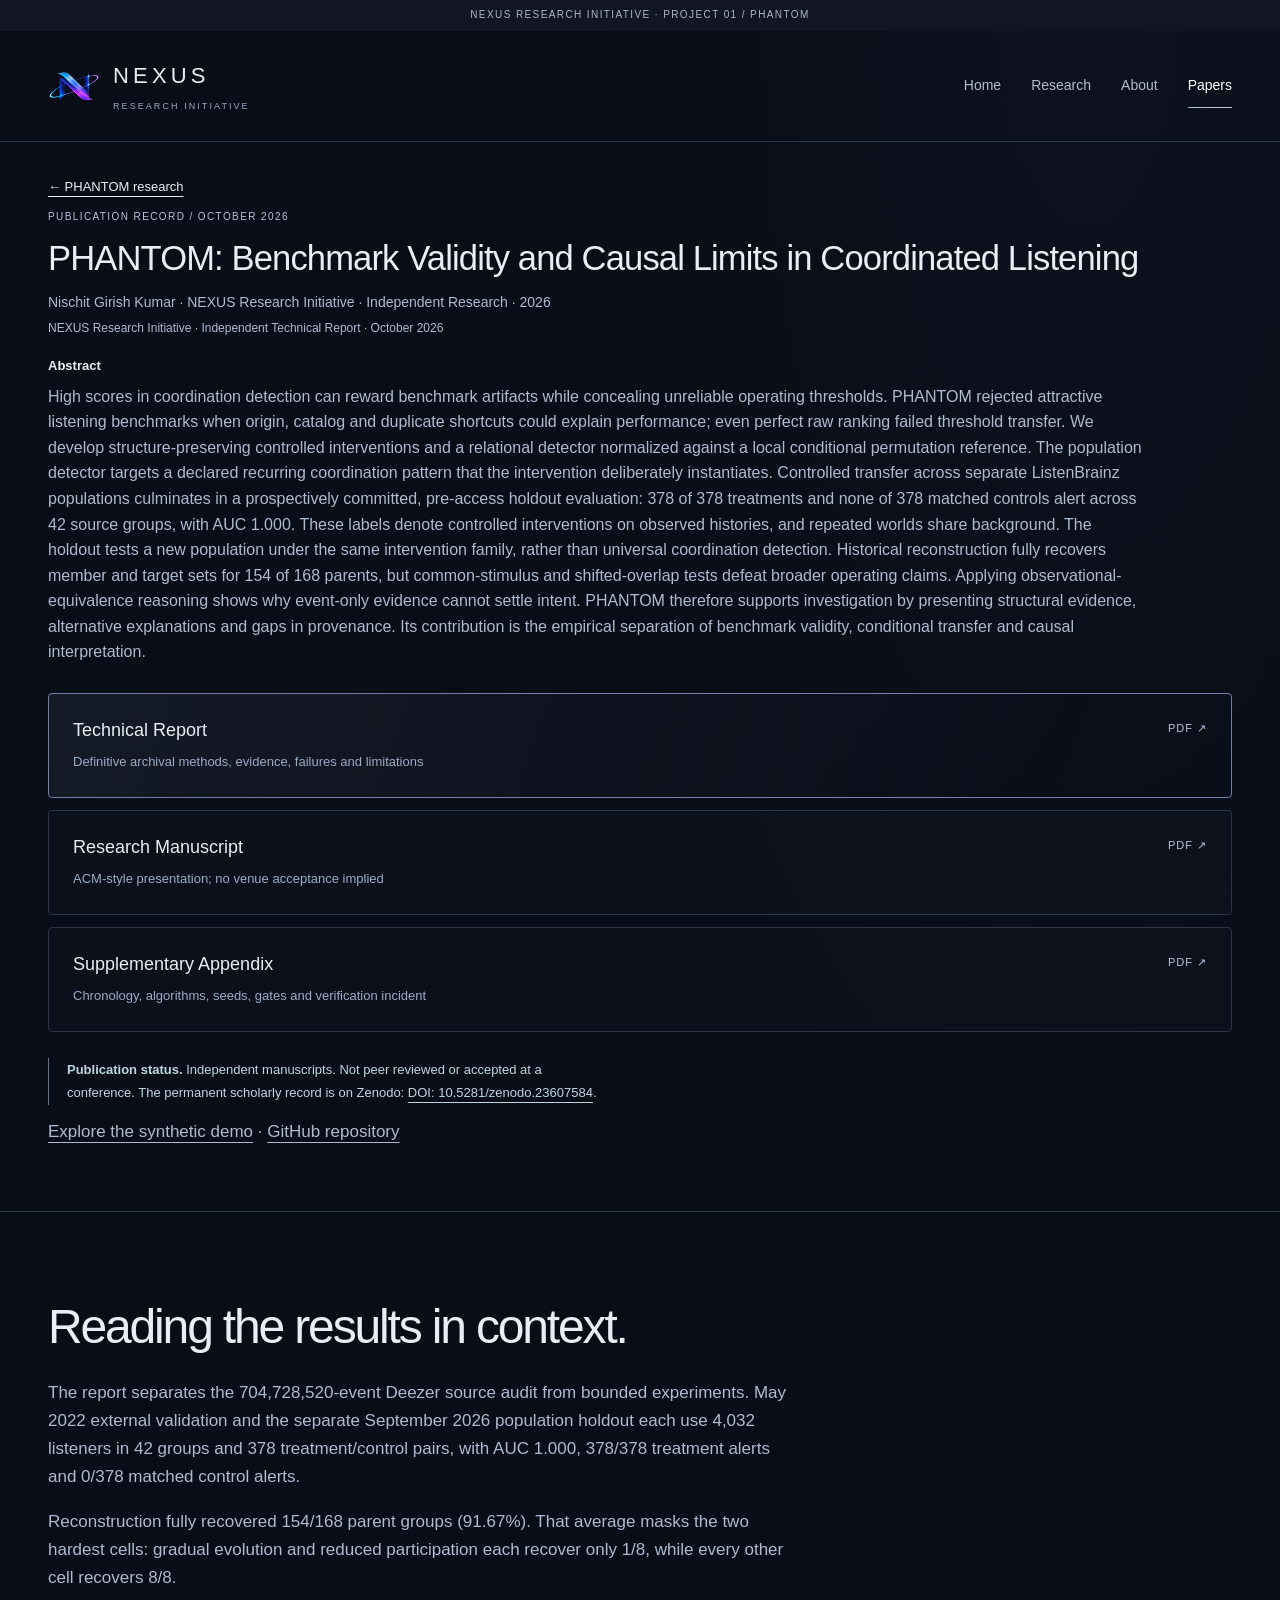
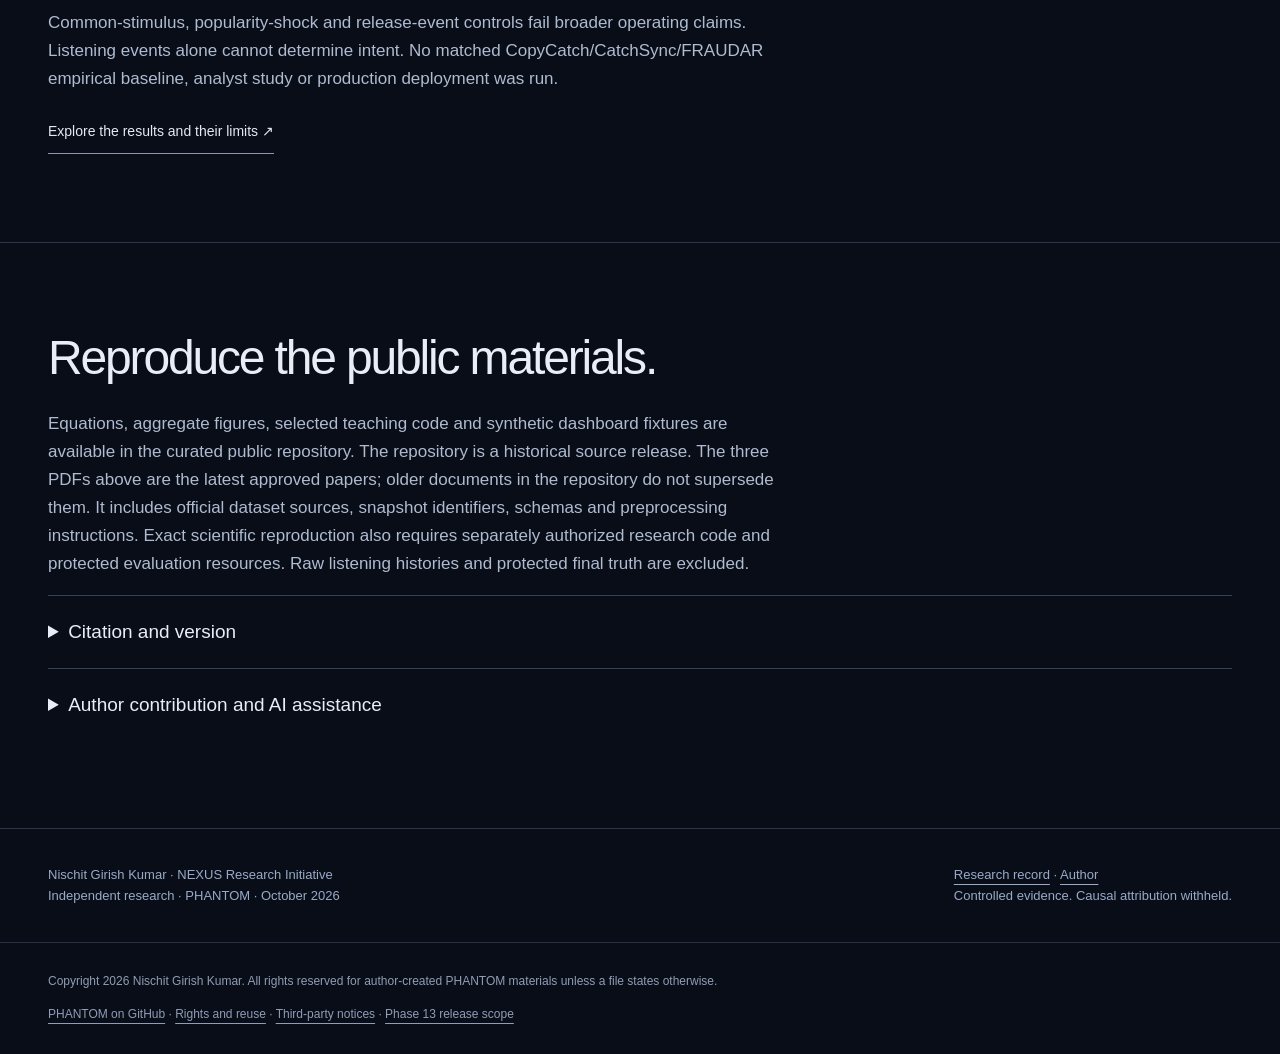
<file: publications/phantom/index.html>
<!doctype html><html lang="en"><head><meta charset="utf-8"><meta name="viewport" content="width=device-width,initial-scale=1"><meta name="robots" content="index,follow"><meta name="description" content="PHANTOM technical report, manuscripts and downloads by Nischit Girish Kumar, NEXUS Research Initiative · Independent Research. Not peer reviewed."><meta name="author" content="Nischit Girish Kumar"><link rel="icon" href="/assets/favicon.svg"><meta name="theme-color" content="#080e1b"><meta property="og:type" content="website"><meta property="og:title" content="PHANTOM: Benchmark Validity and Causal Limits in Coordinated Listening | Nischit Girish Kumar"><meta property="og:description" content="PHANTOM technical report, manuscripts and downloads by Nischit Girish Kumar, NEXUS Research Initiative · Independent Research. Not peer reviewed."><meta property="og:image" content="https://nischit5106-stack.github.io/assets/phantom-social-card.png"><meta property="og:image:alt" content="PHANTOM: detecting structure, preserving uncertainty. Independent research by Nischit Girish Kumar."><meta name="twitter:card" content="summary_large_image"><title>PHANTOM: Benchmark Validity and Causal Limits in Coordinated Listening | Nischit Girish Kumar</title><link rel="stylesheet" href="/assets/site.css?v=release-20261024"><script type="application/ld+json">{"@context": "https://schema.org", "@graph": [{"@type": "Person", "@id": "https://nischit5106-stack.github.io/about/#author", "name": "Nischit Girish Kumar", "url": "https://nischit5106-stack.github.io/about/", "affiliation": {"@id": "https://nischit5106-stack.github.io/#nexus"}}, {"@type": "Organization", "@id": "https://nischit5106-stack.github.io/#nexus", "name": "NEXUS Research Initiative", "alternateName": "NEXUS Research Initiative · Independent Research", "description": "Independent research identity directed by Nischit Girish Kumar; not a university or institutional affiliation.", "url": "https://nischit5106-stack.github.io/"}, {"@type": "WebSite", "@id": "https://nischit5106-stack.github.io/#website", "name": "NEXUS Research Initiative", "url": "https://nischit5106-stack.github.io/", "creator": {"@id": "https://nischit5106-stack.github.io/about/#author"}, "publisher": {"@id": "https://nischit5106-stack.github.io/#nexus"}, "inLanguage": "en"}, {"@type": "WebPage", "@id": "https://nischit5106-stack.github.io/publications/phantom/#page", "url": "https://nischit5106-stack.github.io/publications/phantom/", "name": "PHANTOM: Benchmark Validity and Causal Limits in Coordinated Listening | Nischit Girish Kumar", "description": "PHANTOM technical report, manuscripts and downloads by Nischit Girish Kumar, NEXUS Research Initiative · Independent Research. Not peer reviewed.", "author": {"@id": "https://nischit5106-stack.github.io/about/#author"}, "isPartOf": {"@id": "https://nischit5106-stack.github.io/#website"}, "inLanguage": "en", "mainEntity": {"@id": "https://nischit5106-stack.github.io/publications/phantom/#report"}}, {"@type": "Report", "@id": "https://nischit5106-stack.github.io/publications/phantom/#report", "name": "PHANTOM: Benchmark Validity and Causal Limits in Coordinated Listening", "headline": "PHANTOM: Benchmark Validity and Causal Limits in Coordinated Listening", "url": "https://nischit5106-stack.github.io/publications/phantom/", "author": {"@id": "https://nischit5106-stack.github.io/about/#author"}, "publisher": {"@id": "https://nischit5106-stack.github.io/#nexus"}, "mainEntityOfPage": {"@id": "https://nischit5106-stack.github.io/publications/phantom/#page"}, "genre": "Independent Technical Report", "datePublished": "2026-10-24", "version": "1.0.0", "identifier": "https://doi.org/10.5281/zenodo.23607584", "inLanguage": "en", "description": "Independent technical report. Not peer reviewed or accepted at a conference. Permanent scholarly record available on Zenodo.", "encoding": {"@type": "MediaObject", "contentUrl": "https://nischit5106-stack.github.io/publications/phantom/PHANTOM_Technical_Report.pdf", "encodingFormat": "application/pdf"}}]}</script><link rel="canonical" href="https://nischit5106-stack.github.io/publications/phantom/"><meta property="og:url" content="https://nischit5106-stack.github.io/publications/phantom/"><script>(()=>{try{if(localStorage.getItem('phantom-motion')==='paused')document.documentElement.classList.add('motion-paused');}catch{}})();</script><meta name="citation_title" content="PHANTOM: Benchmark Validity and Causal Limits in Coordinated Listening"><meta name="citation_author" content="Nischit Girish Kumar"><meta name="citation_publication_date" content="2026"><meta name="citation_technical_report_institution" content="NEXUS Research Initiative"><meta name="citation_pdf_url" content="https://nischit5106-stack.github.io/publications/phantom/PHANTOM_Technical_Report.pdf"><meta name="citation_doi" content="10.5281/zenodo.23607584"><link rel="stylesheet" href="/publications/phantom/publication.css?v=20261023"></head><body class="publication-page"><a class="skip" href="#main">Skip to content</a><div class="staging">NEXUS RESEARCH INITIATIVE · PROJECT 01 / PHANTOM</div><header><a href="/" class="brand" aria-label="NEXUS Research Initiative home"><img class="brand-icon" src="/assets/nexus-mark.svg" alt="" width="56" height="56"><span class="brand-words">NEXUS<small>RESEARCH INITIATIVE</small></span></a><nav aria-label="Main navigation"><a href="/">Home</a><a href="/research/">Research</a><a href="/about/">About</a><a href="/publications/" aria-current="page">Papers</a></nav></header><main id="main"><section class="subhero publication-header"><a class="back" href="/research/phantom/">← PHANTOM research</a><div class="eyebrow">Publication record / October 2026</div><h1 class="citation_title">PHANTOM: Benchmark Validity and Causal Limits in Coordinated Listening</h1><p class="publication-byline">Nischit Girish Kumar · NEXUS Research Initiative · Independent Research · 2026</p><p class="publication-series">NEXUS Research Initiative · Independent Technical Report · October 2026</p><div class="copy" id="phantom-abstract"><p><strong>Abstract</strong></p><p>High scores in coordination detection can reward benchmark artifacts while concealing unreliable operating thresholds. PHANTOM rejected attractive listening benchmarks when origin, catalog and duplicate shortcuts could explain performance; even perfect raw ranking failed threshold transfer. We develop structure-preserving controlled interventions and a relational detector normalized against a local conditional permutation reference. The population detector targets a declared recurring coordination pattern that the intervention deliberately instantiates. Controlled transfer across separate ListenBrainz populations culminates in a prospectively committed, pre-access holdout evaluation: 378 of 378 treatments and none of 378 matched controls alert across 42 source groups, with AUC 1.000. These labels denote controlled interventions on observed histories, and repeated worlds share background. The holdout tests a new population under the same intervention family, rather than universal coordination detection. Historical reconstruction fully recovers member and target sets for 154 of 168 parents, but common-stimulus and shifted-overlap tests defeat broader operating claims. Applying observational-equivalence reasoning shows why event-only evidence cannot settle intent. PHANTOM therefore supports investigation by presenting structural evidence, alternative explanations and gaps in provenance. Its contribution is the empirical separation of benchmark validity, conditional transfer and causal interpretation.</p></div><div class="paper-list"><a href="/publications/phantom/PHANTOM_Technical_Report.pdf">Technical Report<span>Definitive archival methods, evidence, failures and limitations</span></a><a href="/assets/PHANTOM_Conference_Manuscript_FINAL_v1.pdf">Research Manuscript<span>ACM-style presentation; no venue acceptance implied</span></a><a href="/assets/PHANTOM_Supplementary_Appendix_FINAL_v1.pdf">Supplementary Appendix<span>Chronology, algorithms, seeds, gates and verification incident</span></a></div><p class="status" role="note"><strong>Publication status.</strong> Independent manuscripts. Not peer reviewed or accepted at a conference. The permanent scholarly record is on Zenodo: <a href="https://doi.org/10.5281/zenodo.23607584">DOI: 10.5281/zenodo.23607584</a>.</p><p><a href="/research/phantom/demo/">Explore the synthetic demo</a> · <a href="https://github.com/nischit5106-stack/nexus-phantom-v1">GitHub repository</a></p></section><section class="section"><h2>Reading the results in context.</h2><p>The report separates the 704,728,520-event Deezer source audit from bounded experiments. May 2022 external validation and the separate September 2026 population holdout each use 4,032 listeners in 42 groups and 378 treatment/control pairs, with AUC 1.000, 378/378 treatment alerts and 0/378 matched control alerts.</p><p>Reconstruction fully recovered 154/168 parent groups (91.67%). That average masks the two hardest cells: gradual evolution and reduced participation each recover only 1/8, while every other cell recovers 8/8.</p><p>Common-stimulus, popularity-shock and release-event controls fail broader operating claims. Listening events alone cannot determine intent. No matched CopyCatch/CatchSync/FRAUDAR empirical baseline, analyst study or production deployment was run.</p><a class="text-link" href="/research/phantom/#results">Explore the results and their limits ↗</a></section><section class="section"><h2>Reproduce the public materials.</h2><p>Equations, aggregate figures, selected teaching code and synthetic dashboard fixtures are available in the curated public repository. The repository is a historical source release. The three PDFs above are the latest approved papers; older documents in the repository do not supersede them. It includes official dataset sources, snapshot identifiers, schemas and preprocessing instructions. Exact scientific reproduction also requires separately authorized research code and protected evaluation resources. Raw listening histories and protected final truth are excluded.</p><details><summary>Citation and version</summary><p>Girish Kumar, N. (2026). <em>PHANTOM: Benchmark Validity and Causal Limits in Coordinated Listening</em> (October 2026). NEXUS Research Initiative, Independent Technical Report. <a href="https://doi.org/10.5281/zenodo.23607584">https://doi.org/10.5281/zenodo.23607584</a>.</p><p>No publication venue is claimed. The scientific results are frozen. The September final population is consumed and cannot be unseen evidence for a new method.</p></details><details><summary>Author contribution and AI assistance</summary><p>AI-assisted tools were used extensively for implementation, debugging, analysis scripting, and verification, with minor assistance in manuscript editing. Nischit Girish Kumar originated and directed the research, designed the system architecture and experimental methodology, set the evaluation criteria, interpreted the results, and made the final scientific decisions. The manuscript was written and revised by Nischit Girish Kumar, who assumes responsibility for the work and its conclusions.</p></details></section></main><footer><span>Nischit Girish Kumar · NEXUS Research Initiative<br>Independent research · PHANTOM · October 2026</span><span><a href="/publications/phantom/">Research record</a> · <a href="/about/">Author</a><br>Controlled evidence. Causal attribution withheld.</span></footer><div class="release-rights" style="padding:24px;max-width:1200px;margin:0 auto;font:14px/1.6 Arial,sans-serif"><p>Copyright 2026 Nischit Girish Kumar. All rights reserved for author-created PHANTOM materials unless a file states otherwise.</p><p><a href="https://github.com/nischit5106-stack/nexus-phantom-v1">PHANTOM on GitHub</a> · <a href="https://github.com/nischit5106-stack/nexus-phantom-v1/blob/main/LICENSE.txt">Rights and reuse</a> · <a href="https://github.com/nischit5106-stack/nexus-phantom-v1/blob/main/THIRD_PARTY_NOTICES.md">Third-party notices</a> · <a href="https://github.com/nischit5106-stack/nexus-phantom-v1/blob/main/PUBLIC_RELEASE_NOTICE.md">Phase 13 release scope</a></p></div></body></html>
</file>
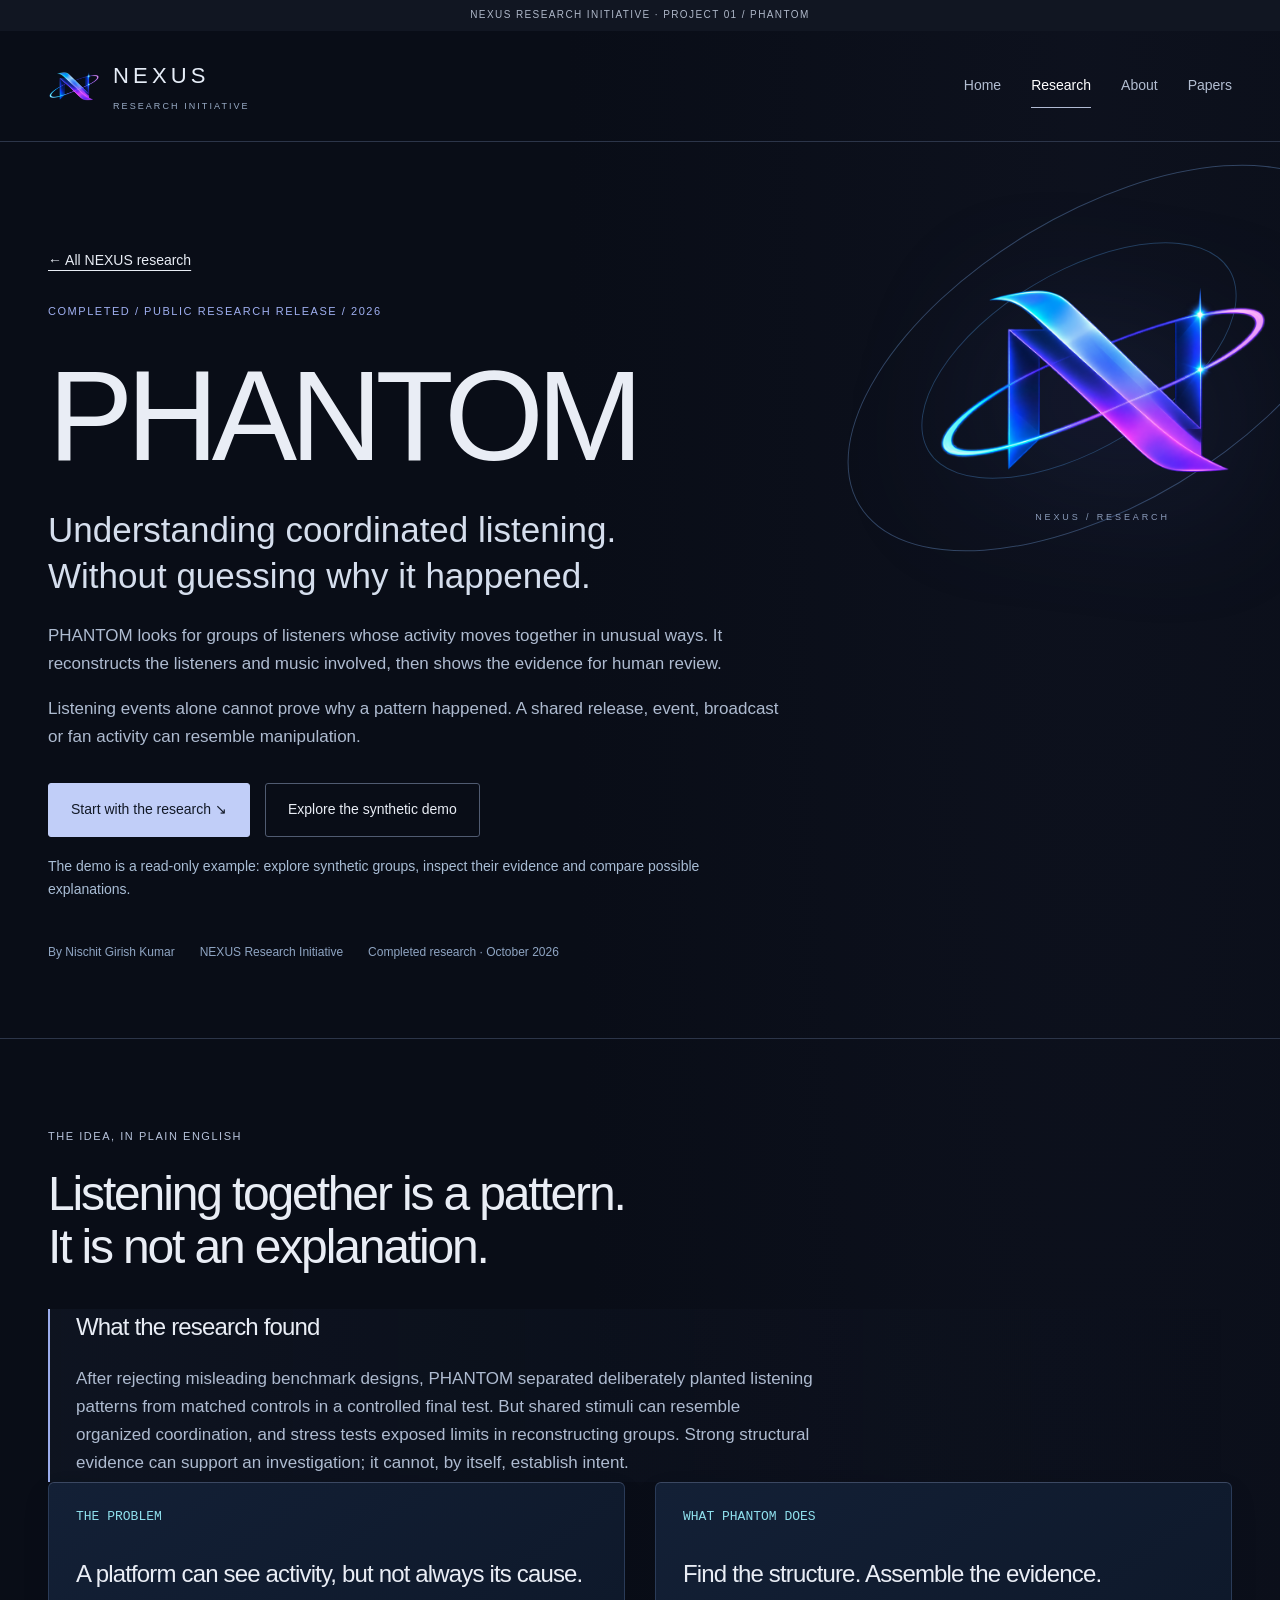
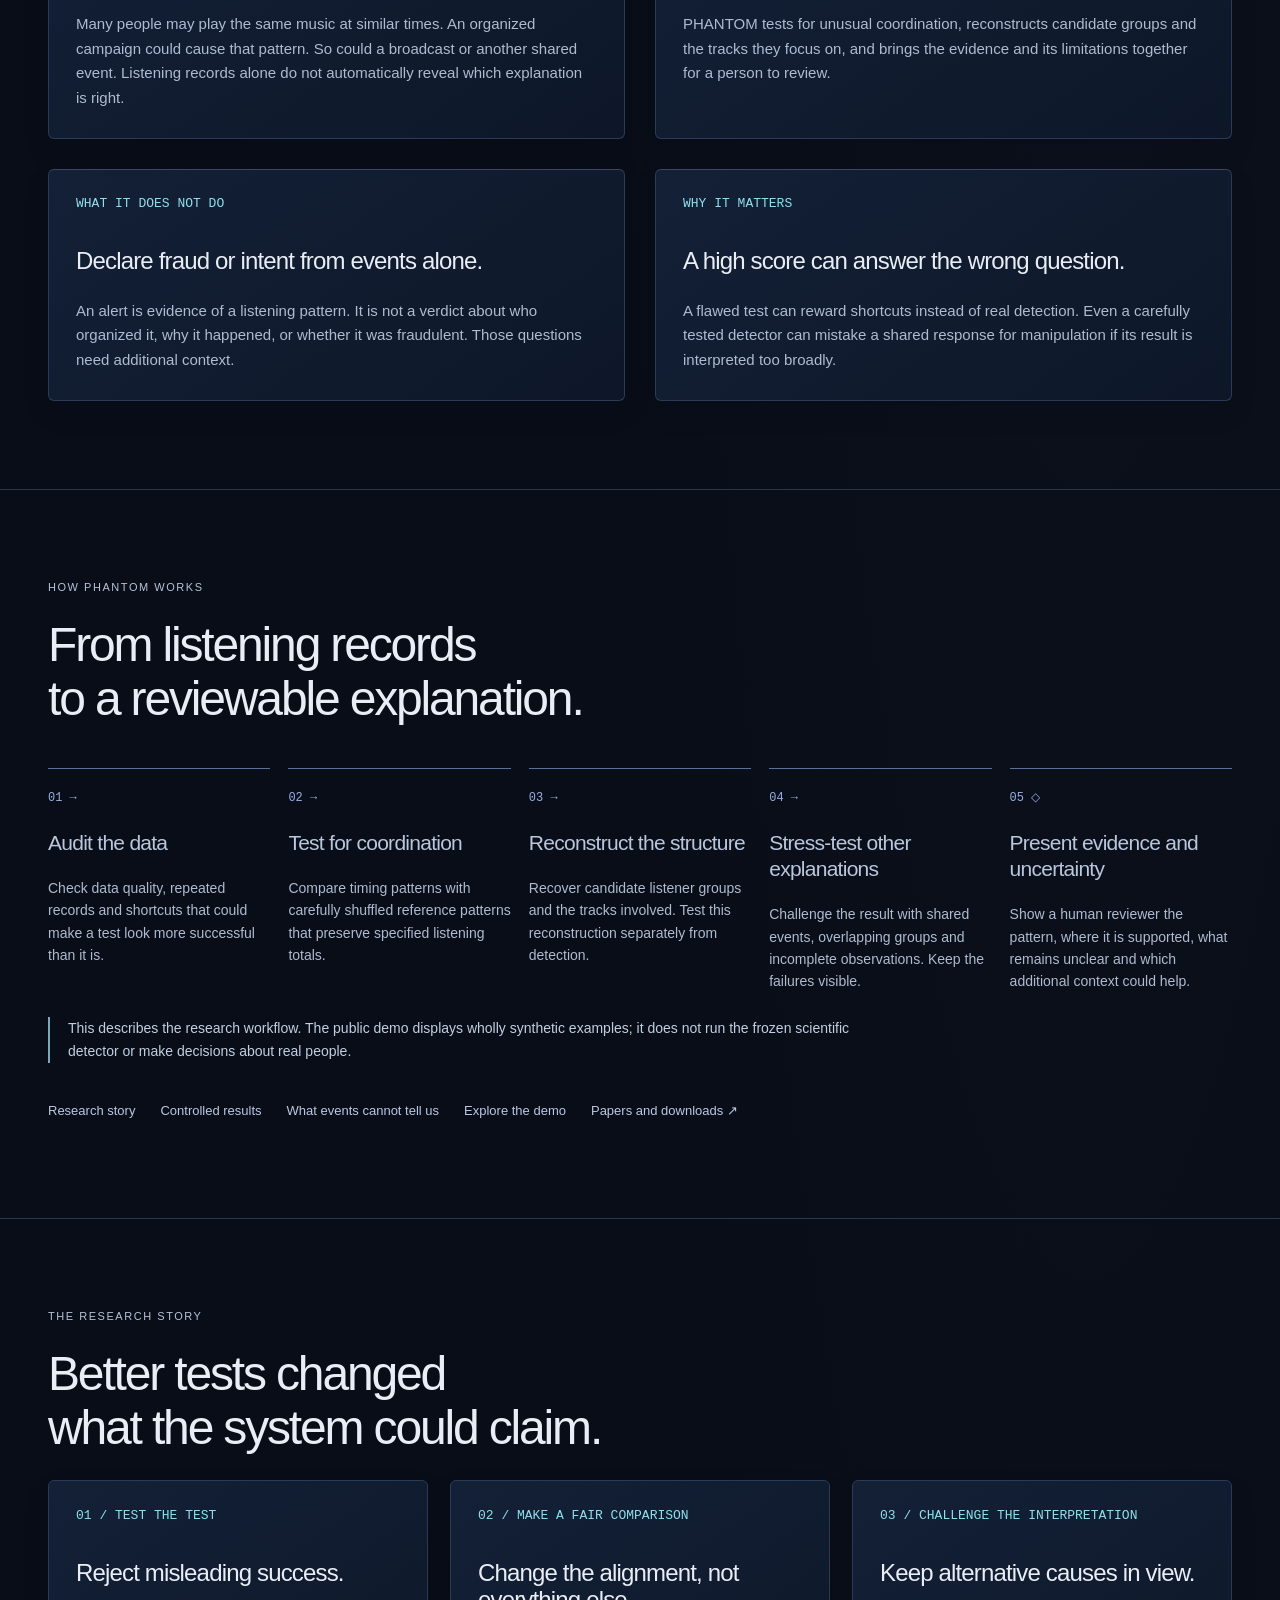
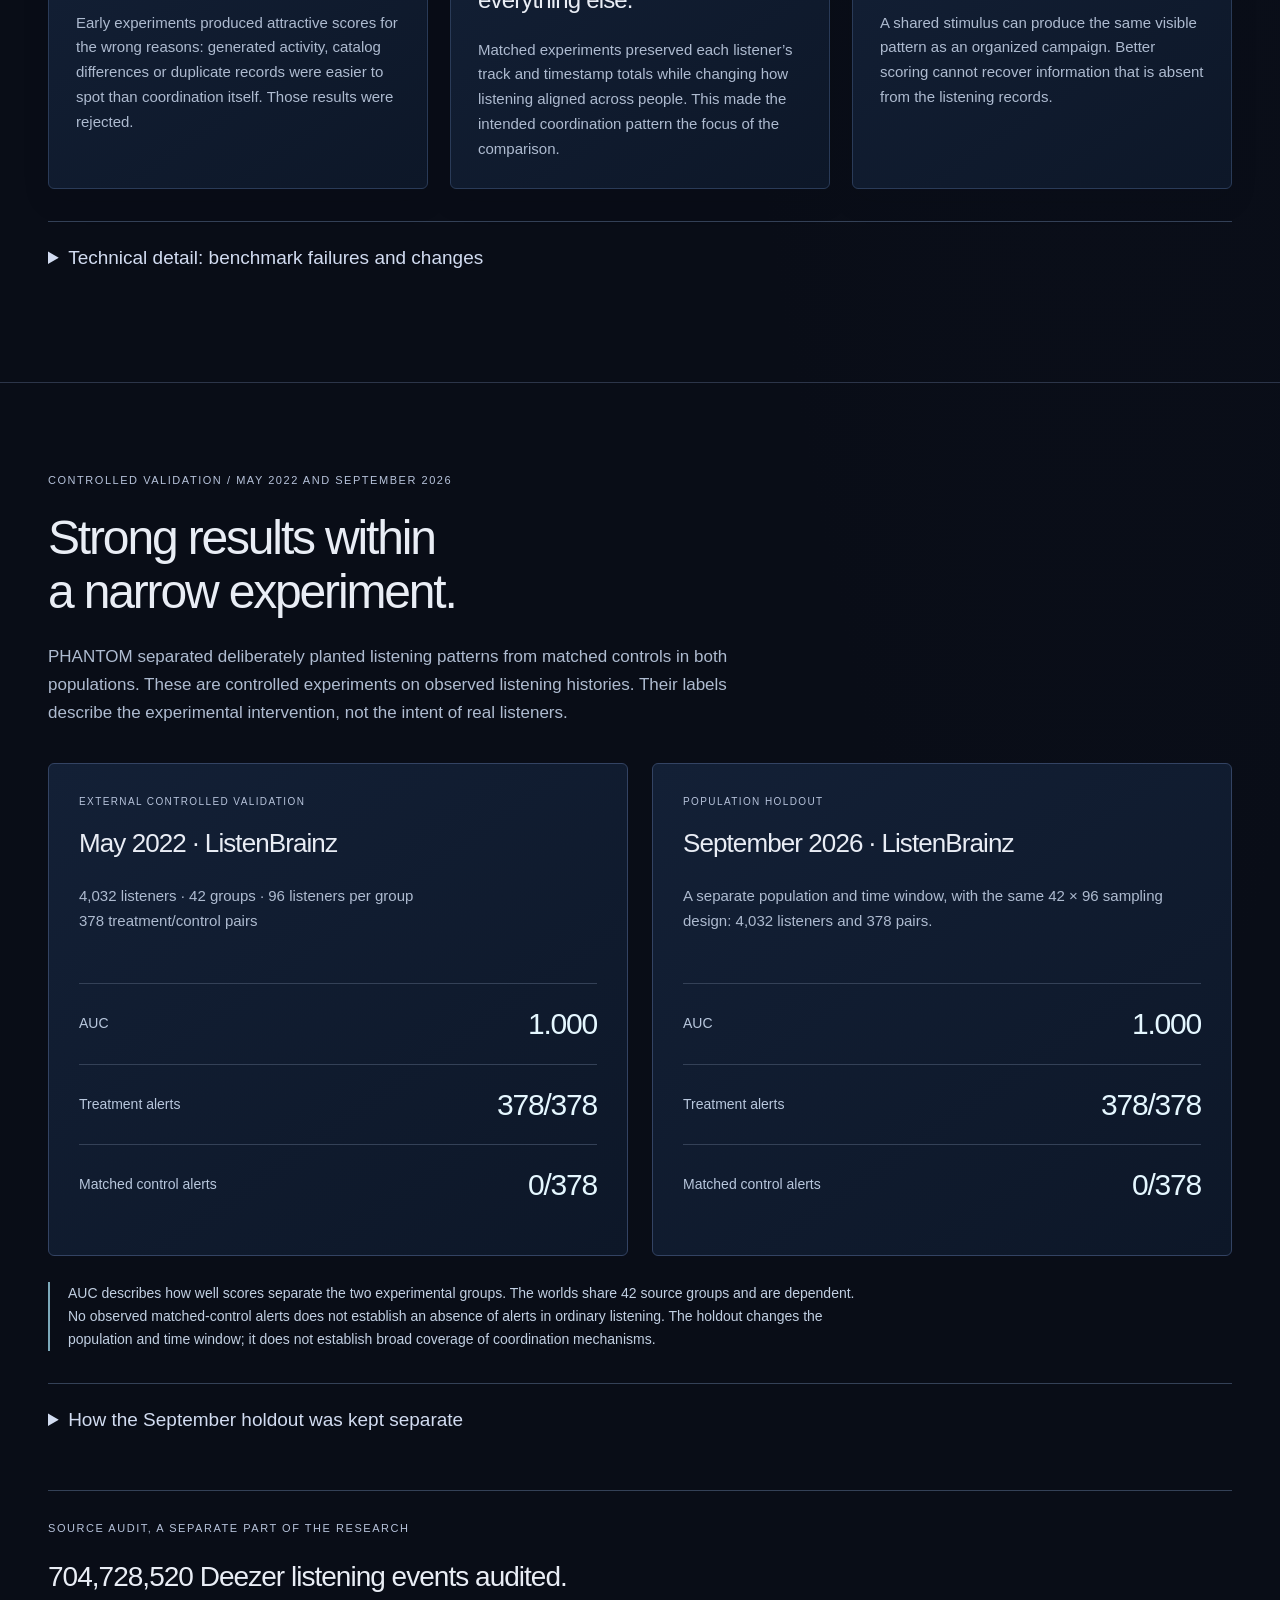
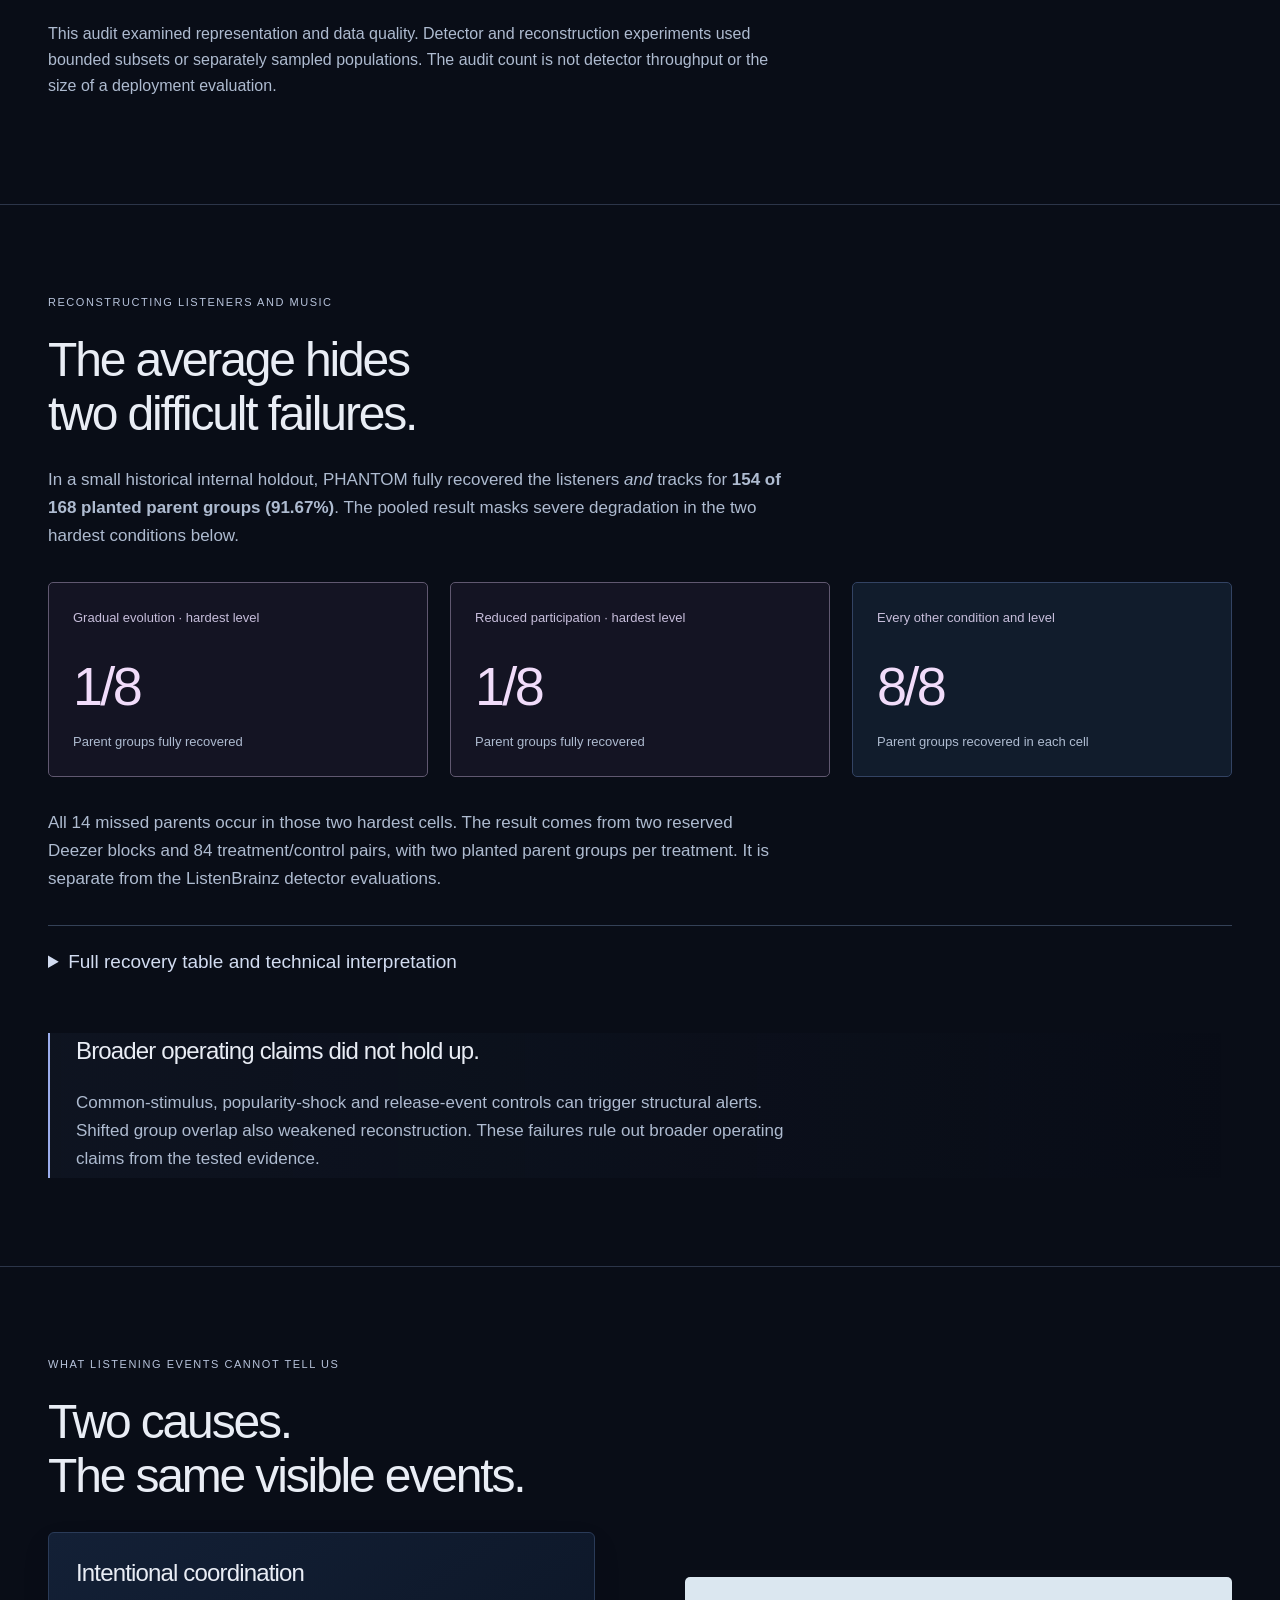
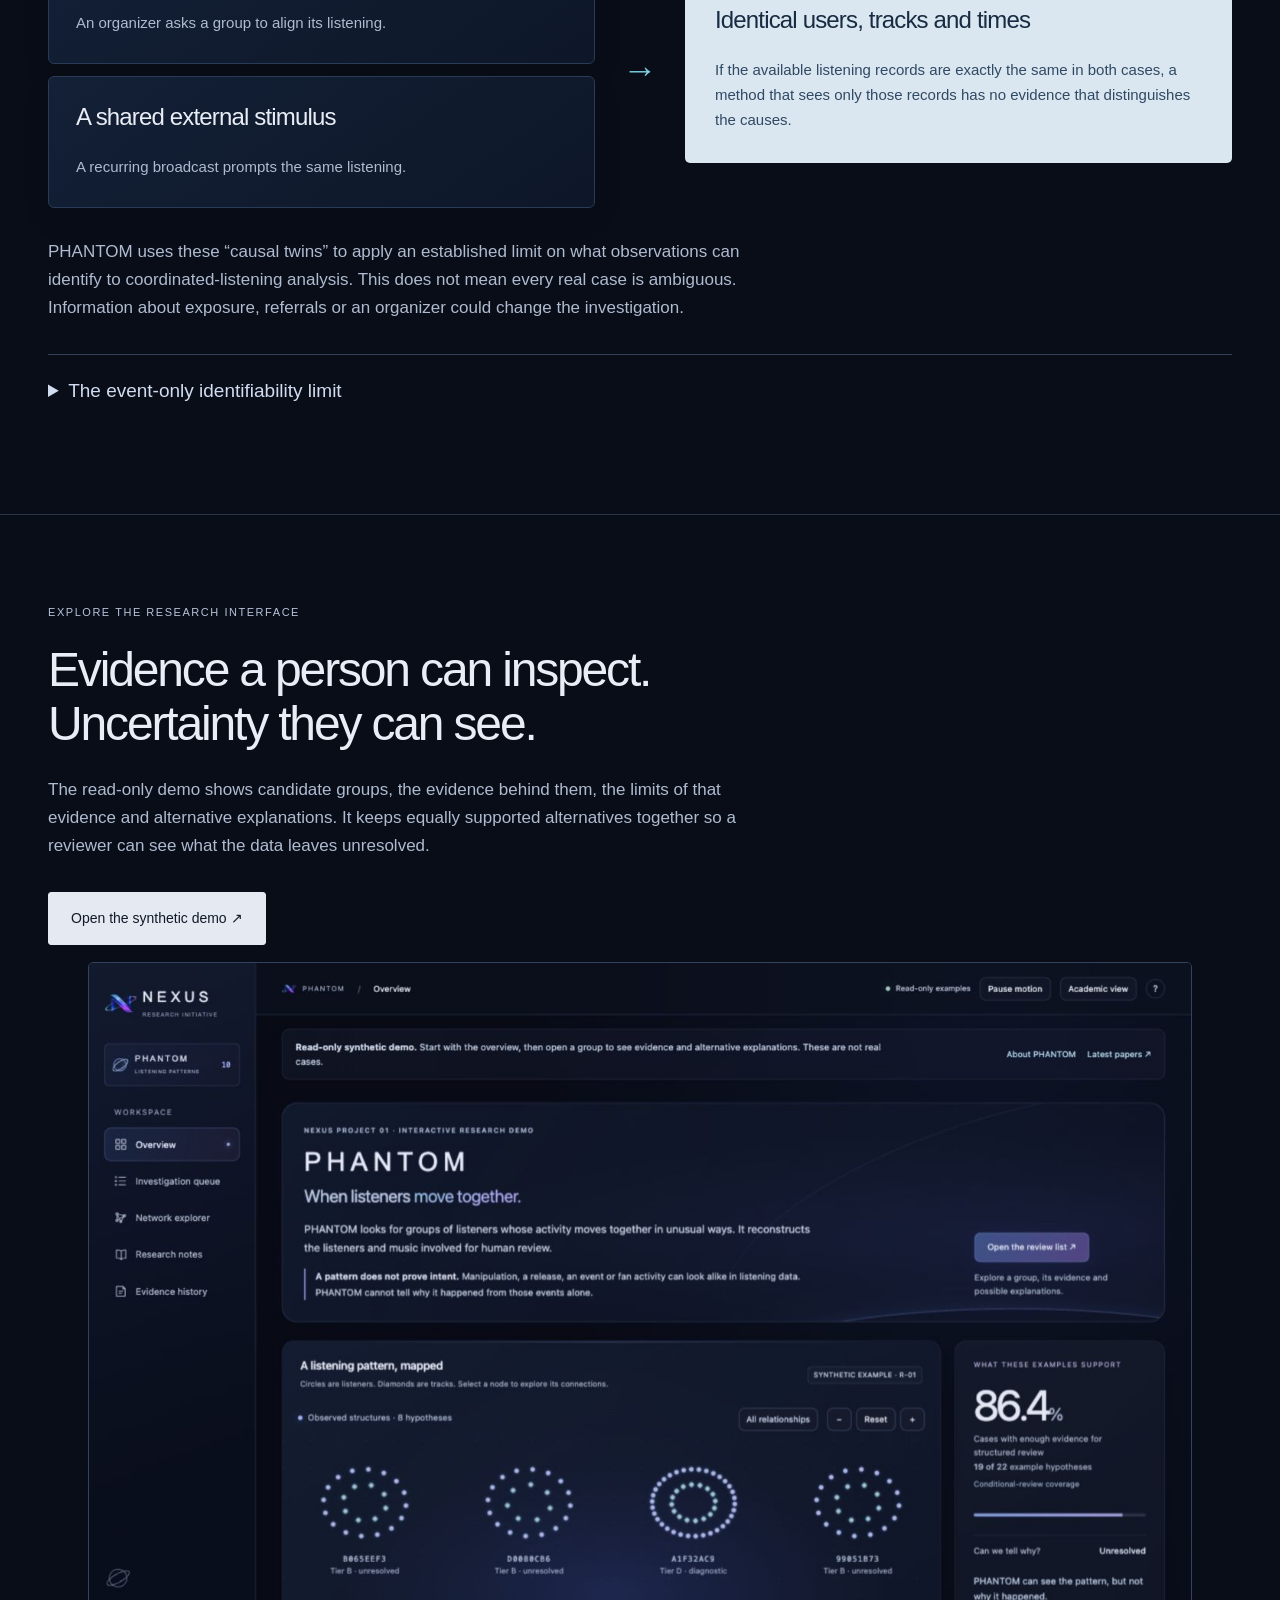
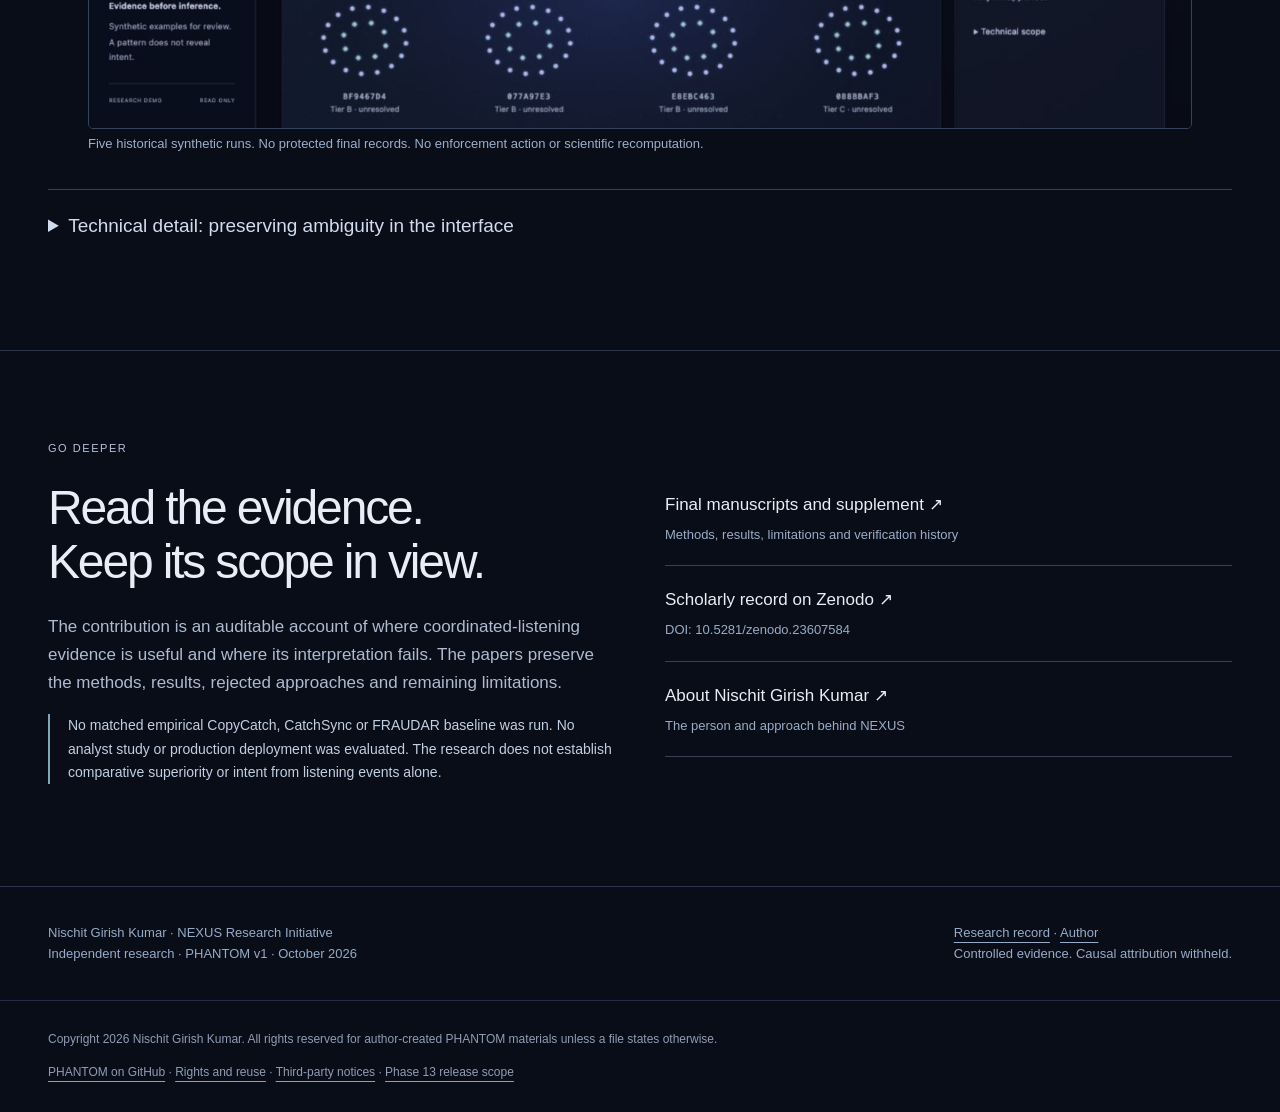
<file: research/phantom/index.html>
<!doctype html><html lang="en"><head><meta charset="utf-8"><meta name="viewport" content="width=device-width,initial-scale=1"><meta name="robots" content="index,follow"><meta name="description" content="PHANTOM by Nischit Girish Kumar, NEXUS Research Initiative · Independent Research. Coordinated listening, benchmark validity and causal limits."><meta name="author" content="Nischit Girish Kumar"><link rel="icon" href="/assets/favicon.svg"><meta name="theme-color" content="#080e1b"><meta property="og:type" content="website"><meta property="og:title" content="PHANTOM Coordinated Listening | Nischit Girish Kumar"><meta property="og:description" content="PHANTOM by Nischit Girish Kumar, NEXUS Research Initiative · Independent Research. Coordinated listening, benchmark validity and causal limits."><meta property="og:image" content="https://nischit5106-stack.github.io/assets/phantom-social-card.png"><meta property="og:image:alt" content="PHANTOM: detecting structure, preserving uncertainty. Independent research by Nischit Girish Kumar."><meta name="twitter:card" content="summary_large_image"><title>PHANTOM Coordinated Listening | Nischit Girish Kumar</title><link rel="stylesheet" href="/assets/site.css?v=release-20261024"><link rel="stylesheet" href="/assets/phantom-research.css?v=release-20261024"><script type="application/ld+json">{"@context": "https://schema.org", "@graph": [{"@type": "Person", "@id": "https://nischit5106-stack.github.io/about/#author", "name": "Nischit Girish Kumar", "url": "https://nischit5106-stack.github.io/about/", "affiliation": {"@id": "https://nischit5106-stack.github.io/#nexus"}}, {"@type": "Organization", "@id": "https://nischit5106-stack.github.io/#nexus", "name": "NEXUS Research Initiative", "alternateName": "NEXUS Research Initiative · Independent Research", "description": "Independent research identity directed by Nischit Girish Kumar; not a university or institutional affiliation.", "url": "https://nischit5106-stack.github.io/"}, {"@type": "WebSite", "@id": "https://nischit5106-stack.github.io/#website", "name": "NEXUS Research Initiative", "url": "https://nischit5106-stack.github.io/", "creator": {"@id": "https://nischit5106-stack.github.io/about/#author"}, "publisher": {"@id": "https://nischit5106-stack.github.io/#nexus"}, "inLanguage": "en"}, {"@type": "WebPage", "@id": "https://nischit5106-stack.github.io/research/phantom/#page", "url": "https://nischit5106-stack.github.io/research/phantom/", "name": "PHANTOM Coordinated Listening | Nischit Girish Kumar", "description": "PHANTOM by Nischit Girish Kumar, NEXUS Research Initiative · Independent Research. Coordinated listening, benchmark validity and causal limits.", "author": {"@id": "https://nischit5106-stack.github.io/about/#author"}, "isPartOf": {"@id": "https://nischit5106-stack.github.io/#website"}, "inLanguage": "en"}]}</script><link rel="canonical" href="https://nischit5106-stack.github.io/research/phantom/"><meta property="og:url" content="https://nischit5106-stack.github.io/research/phantom/"><script>(()=>{try{if(localStorage.getItem('phantom-motion')==='paused')document.documentElement.classList.add('motion-paused');}catch{}})();</script></head><body><!-- PROJECT INTRO START --><div class="project-launch project-launch-phantom is-playing" data-page-project-intro aria-hidden="true">
  <div class="project-launch-visual"><div class="project-launch-orbit"></div><div class="project-launch-brand">NEXUS<small>Research Initiative</small></div><div class="project-launch-name">PHANTOM</div><p>Understanding coordinated listening</p></div>
</div>
<!-- PROJECT INTRO END --><a class="skip" href="#main">Skip to content</a><div class="staging">NEXUS RESEARCH INITIATIVE · PROJECT 01 / PHANTOM</div><header><a href="/" class="brand" aria-label="NEXUS Research Initiative home"><img class="brand-icon" src="/assets/nexus-mark.svg" alt="" width="56" height="56"><span class="brand-words">NEXUS<small>RESEARCH INITIATIVE</small></span></a><nav aria-label="Main navigation"><a href="/">Home</a><a href="/research/" aria-current="page">Research</a><a href="/about/">About</a><a href="/publications/">Papers</a></nav></header><main id="main">
<section class="hero phantom-hero">
<a class="back" href="/research/">← All NEXUS research</a>
<div class="hero-identity" aria-hidden="true"><img src="/assets/nexus-mark.svg" alt=""><span>NEXUS / RESEARCH</span></div>
<div class="eyebrow">Completed / Public research release / 2026</div>
<h1>PHANTOM</h1>
<p class="lede">Understanding coordinated listening.<br>Without guessing why it happened.</p>
<p>PHANTOM looks for groups of listeners whose activity moves together in unusual ways. It reconstructs the listeners and music involved, then shows the evidence for human review.</p>
<p>Listening events alone cannot prove why a pattern happened. A shared release, event, broadcast or fan activity can resemble manipulation.</p>
<div class="actions"><a class="button primary" href="#understand">Start with the research ↘</a><a class="button" href="/research/phantom/demo/">Explore the synthetic demo</a></div>
<p class="demo-orientation">The demo is a read-only example: explore synthetic groups, inspect their evidence and compare possible explanations.</p>
<div class="hero-meta"><span>By Nischit Girish Kumar</span><span>NEXUS Research Initiative</span><span>Completed research · October 2026</span></div>
</section>

<section class="section" id="understand" aria-labelledby="understand-title">
<div class="eyebrow">The idea, in plain English</div>
<h2 id="understand-title">Listening together is a pattern.<br>It is not an explanation.</h2>
<div class="finding-strip"><h3>What the research found</h3><p>After rejecting misleading benchmark designs, PHANTOM separated deliberately planted listening patterns from matched controls in a controlled final test. But shared stimuli can resemble organized coordination, and stress tests exposed limits in reconstructing groups. Strong structural evidence can support an investigation; it cannot, by itself, establish intent.</p></div>
<div class="orientation-grid">
<article class="card"><span class="num">THE PROBLEM</span><h3>A platform can see activity, but not always its cause.</h3><p>Many people may play the same music at similar times. An organized campaign could cause that pattern. So could a broadcast or another shared event. Listening records alone do not automatically reveal which explanation is right.</p></article>
<article class="card"><span class="num">WHAT PHANTOM DOES</span><h3>Find the structure. Assemble the evidence.</h3><p>PHANTOM tests for unusual coordination, reconstructs candidate groups and the tracks they focus on, and brings the evidence and its limitations together for a person to review.</p></article>
<article class="card"><span class="num">WHAT IT DOES NOT DO</span><h3>Declare fraud or intent from events alone.</h3><p>An alert is evidence of a listening pattern. It is not a verdict about who organized it, why it happened, or whether it was fraudulent. Those questions need additional context.</p></article>
<article class="card"><span class="num">WHY IT MATTERS</span><h3>A high score can answer the wrong question.</h3><p>A flawed test can reward shortcuts instead of real detection. Even a carefully tested detector can mistake a shared response for manipulation if its result is interpreted too broadly.</p></article>
</div>

</section>

<section class="section" id="how-it-works" aria-labelledby="flow-title">
<div class="eyebrow">How PHANTOM works</div>
<h2 id="flow-title">From listening records<br>to a reviewable explanation.</h2>
<ol class="flow-list">
<li><h3>Audit the data</h3><p>Check data quality, repeated records and shortcuts that could make a test look more successful than it is.</p></li>
<li><h3>Test for coordination</h3><p>Compare timing patterns with carefully shuffled reference patterns that preserve specified listening totals.</p></li>
<li><h3>Reconstruct the structure</h3><p>Recover candidate listener groups and the tracks involved. Test this reconstruction separately from detection.</p></li>
<li><h3>Stress-test other explanations</h3><p>Challenge the result with shared events, overlapping groups and incomplete observations. Keep the failures visible.</p></li>
<li><h3>Present evidence and uncertainty</h3><p>Show a human reviewer the pattern, where it is supported, what remains unclear and which additional context could help.</p></li>
</ol>
<p class="note">This describes the research workflow. The public demo displays wholly synthetic examples; it does not run the frozen scientific detector or make decisions about real people.</p>
<nav class="jump-links" aria-label="PHANTOM page sections"><a href="#research-story">Research story</a><a href="#results">Controlled results</a><a href="#causal-limit">What events cannot tell us</a><a href="#demo">Explore the demo</a><a href="/publications/phantom/">Papers and downloads ↗</a></nav>
</section>

<section class="section" id="research-story">
<div class="eyebrow">The research story</div>
<h2>Better tests changed<br>what the system could claim.</h2>
<div class="three">
<article class="card"><span class="num">01 / TEST THE TEST</span><h3>Reject misleading success.</h3><p>Early experiments produced attractive scores for the wrong reasons: generated activity, catalog differences or duplicate records were easier to spot than coordination itself. Those results were rejected.</p></article>
<article class="card"><span class="num">02 / MAKE A FAIR COMPARISON</span><h3>Change the alignment, not everything else.</h3><p>Matched experiments preserved each listener’s track and timestamp totals while changing how listening aligned across people. This made the intended coordination pattern the focus of the comparison.</p></article>
<article class="card"><span class="num">03 / CHALLENGE THE INTERPRETATION</span><h3>Keep alternative causes in view.</h3><p>A shared stimulus can produce the same visible pattern as an organized campaign. Better scoring cannot recover information that is absent from the listening records.</p></article>
</div>
<details class="technical-detail"><summary>Technical detail: benchmark failures and changes</summary><div class="turns"><article class="turn"><h3>Reject shortcuts</h3><p>Generated and observed activity differed before coordination was considered. Neutral and origin probes invalidated attractive early scores.</p></article><article class="turn"><h3>Preserve the comparison</h3><p>Matched worlds hold declared actor marginals fixed: each listener’s item and timestamp totals are preserved. Collision checks caught a duplicate mismatch that would otherwise contaminate relational evidence.</p></article><article class="turn"><h3>Separate ranking from alerts</h3><p>A raw score ranked treatments perfectly while alerting on 22 of 180 controls. Local permutation normalization (comparison with shuffled reference data from the same local setting) was evaluated to address source-specific baselines.</p></article><article class="turn"><h3>Keep the hard negatives</h3><p>Popularity and release shocks alerted in all 12 moderate worlds per family. Shifted overlap reduced reconstruction F1 to 0.3636. A broad operating claim failed.</p></article><article class="turn"><h3>Change what the system reports</h3><p>PHANTOM preserves evidence, missing context about its cause and equally supported alternatives. A structural alert does not become a finding of intent.</p></article></div></details>
</section>

<section class="section" id="results" aria-labelledby="results-title">
<div class="eyebrow">Controlled validation / May 2022 and September 2026</div>
<h2 id="results-title">Strong results within<br>a narrow experiment.</h2>
<p>PHANTOM separated deliberately planted listening patterns from matched controls in both populations. These are controlled experiments on observed listening histories. Their labels describe the experimental intervention, not the intent of real listeners.</p>
<div class="validation-grid">
<article class="validation-card"><div class="eyebrow">External controlled validation</div><h3>May 2022 · ListenBrainz</h3><p>4,032 listeners · 42 groups · 96 listeners per group<br>378 treatment/control pairs</p><dl class="result-values"><div><dt>AUC</dt><dd>1.000</dd></div><div><dt>Treatment alerts</dt><dd>378/378</dd></div><div><dt>Matched control alerts</dt><dd>0/378</dd></div></dl></article>
<article class="validation-card"><div class="eyebrow">Population holdout</div><h3>September 2026 · ListenBrainz</h3><p>A separate population and time window, with the same 42 × 96 sampling design: 4,032 listeners and 378 pairs.</p><dl class="result-values"><div><dt>AUC</dt><dd>1.000</dd></div><div><dt>Treatment alerts</dt><dd>378/378</dd></div><div><dt>Matched control alerts</dt><dd>0/378</dd></div></dl></article>
</div>
<p class="note">AUC describes how well scores separate the two experimental groups. The worlds share 42 source groups and are dependent. No observed matched-control alerts does not establish an absence of alerts in ordinary listening. The holdout changes the population and time window; it does not establish broad coverage of coordination mechanisms.</p>
<details class="technical-detail"><summary>How the September holdout was kept separate</summary><p>The holdout protocol was fixed before access. Later development continued without accessing the September histories, and the pre-final manuscript was frozen before access. The separate September population was then materialized and scored. Exact execution timestamps and the full verification history remain in the provenance archive and Supplementary Appendix.</p><p>The canonical scientific evaluation ran once; planned deterministic replay covered all 756 worlds. The original verifier failed while serializing its receipt. A separate post-final forensic verifier checked the saved, unchanged results without rerunning population selection, intervention construction, the detector or null generation. Local chronology is not independent institutional verification.</p></details>
<div class="source-scope"><div class="eyebrow">Source audit, a separate part of the research</div><h3>704,728,520 Deezer listening events audited.</h3><p>This audit examined representation and data quality. Detector and reconstruction experiments used bounded subsets or separately sampled populations. The audit count is not detector throughput or the size of a deployment evaluation.</p></div>
</section>

<section class="section" id="reconstruction" aria-labelledby="reconstruction-title">
<div class="eyebrow">Reconstructing listeners and music</div><h2 id="reconstruction-title">The average hides<br>two difficult failures.</h2>
<p>In a small historical internal holdout, PHANTOM fully recovered the listeners <em>and</em> tracks for <strong>154 of 168 planted parent groups (91.67%)</strong>. The pooled result masks severe degradation in the two hardest conditions below.</p>
<div class="recovery-failures"><article><span>Gradual evolution · hardest level</span><strong>1/8</strong><p>Parent groups fully recovered</p></article><article><span>Reduced participation · hardest level</span><strong>1/8</strong><p>Parent groups fully recovered</p></article><article><span>Every other condition and level</span><strong>8/8</strong><p>Parent groups recovered in each cell</p></article></div>
<p>All 14 missed parents occur in those two hardest cells. The result comes from two reserved Deezer blocks and 84 treatment/control pairs, with two planted parent groups per treatment. It is separate from the ListenBrainz detector evaluations.</p>
<details class="technical-detail"><summary>Full recovery table and technical interpretation</summary><div class="table-scroll" tabindex="0" role="region" aria-label="Recovery by regime and difficulty"><table class="recovery-table"><caption>Exact listener-and-track recovery in the internal holdout</caption><thead><tr><th scope="col">Regime</th><th scope="col">Level 1</th><th scope="col">Level 2</th><th scope="col">Level 3</th></tr></thead><tbody>
<tr><th scope="row">Broader targets</th><td>8/8</td><td>8/8</td><td>8/8</td></tr><tr><th scope="row">Distributed</th><td>8/8</td><td>8/8</td><td>8/8</td></tr><tr><th scope="row">Fragmented</th><td>8/8</td><td>8/8</td><td>8/8</td></tr><tr><th scope="row">Gradual evolution</th><td>8/8</td><td>8/8</td><td class="failure-cell"><strong>1/8</strong></td></tr><tr><th scope="row">Low signal</th><td>8/8</td><td>8/8</td><td>8/8</td></tr><tr><th scope="row">Reduced participation</th><td>8/8</td><td>8/8</td><td class="failure-cell"><strong>1/8</strong></td></tr><tr><th scope="row">Weak temporal</th><td>8/8</td><td>8/8</td><td>8/8</td></tr>
</tbody></table></div><p>There were no partial member/target recoveries and no unmatched predicted candidates. Each parent contributes either one or zero to the reported member precision, recall, F1 and target F1, giving the shared mean 154/168. This is exact-set recovery in this holdout, not general accuracy. Missing a group is also distinct from withholding a claim about its cause.</p></details>
<div class="finding-strip"><h3>Broader operating claims did not hold up.</h3><p>Common-stimulus, popularity-shock and release-event controls can trigger structural alerts. Shifted group overlap also weakened reconstruction. These failures rule out broader operating claims from the tested evidence.</p></div>
</section>

<section class="section" id="causal-limit">
<div class="eyebrow">What listening events cannot tell us</div>
<h2>Two causes.<br>The same visible events.</h2>
<div class="twins"><div class="twin-stories"><div class="card"><h3>Intentional coordination</h3><p>An organizer asks a group to align its listening.</p></div><div class="card"><h3>A shared external stimulus</h3><p>A recurring broadcast prompts the same listening.</p></div></div><div class="twin-arrow" aria-hidden="true">→</div><div class="twin-result"><h3>Identical users, tracks and times</h3><p>If the available listening records are exactly the same in both cases, a method that sees only those records has no evidence that distinguishes the causes.</p></div></div>
<p>PHANTOM uses these “causal twins” to apply an established limit on what observations can identify to coordinated-listening analysis. This does not mean every real case is ambiguous. Information about exposure, referrals or an organizer could change the investigation.</p>
<details class="technical-detail"><summary>The event-only identifiability limit</summary><p>If all permitted observations are identical, an event-only method receives no information that separates the two accounts. Randomness independent of the cause cannot add it. This is a concrete application of established observational-equivalence reasoning, not a new general theorem or a claim that every real case is ambiguous.</p></details>
</section>

<section class="section" id="demo">
<div class="eyebrow">Explore the research interface</div>
<h2>Evidence a person can inspect.<br>Uncertainty they can see.</h2>
<p>The read-only demo shows candidate groups, the evidence behind them, the limits of that evidence and alternative explanations. It keeps equally supported alternatives together so a reviewer can see what the data leaves unresolved.</p>
<div class="actions"><a class="button primary" href="/research/phantom/demo/">Open the synthetic demo ↗</a></div>
<figure><img class="snapshot" src="/assets/phantom-demo-preview.jpg" alt="PHANTOM synthetic demo explaining unusual listening patterns, with a listener-and-track graph and a clearly unresolved cause."><figcaption class="muted"><small>Five historical synthetic runs. No protected final records. No enforcement action or scientific recomputation.</small></figcaption></figure>
<details class="technical-detail"><summary>Technical detail: preserving ambiguity in the interface</summary><p>The read-only dashboard keeps support status, constituent evidence, causal alternatives and missing provenance together. Complete ambiguity sets (groups of alternatives equally supported by the available evidence) retain equal scientific priority through filtering and export.</p></details>
</section>

<section class="section two">
<div><div class="eyebrow">Go deeper</div><h2>Read the evidence.<br>Keep its scope in view.</h2><p>The contribution is an auditable account of where coordinated-listening evidence is useful and where its interpretation fails. The papers preserve the methods, results, rejected approaches and remaining limitations.</p><p class="note">No matched empirical CopyCatch, CatchSync or FRAUDAR baseline was run. No analyst study or production deployment was evaluated. The research does not establish comparative superiority or intent from listening events alone.</p></div>
<div class="paper-list"><a href="/publications/phantom/">Final manuscripts and supplement ↗<span>Methods, results, limitations and verification history</span></a><a href="https://doi.org/10.5281/zenodo.23607584">Scholarly record on Zenodo ↗<span>DOI: 10.5281/zenodo.23607584</span></a><a href="/about/">About Nischit Girish Kumar ↗<span>The person and approach behind NEXUS</span></a></div>
</section>
</main><footer><span>Nischit Girish Kumar · NEXUS Research Initiative<br>Independent research · PHANTOM v1 · October 2026</span><span><a href="/publications/phantom/">Research record</a> · <a href="/about/">Author</a><br>Controlled evidence. Causal attribution withheld.</span></footer><div class="release-rights" style="padding:24px;max-width:1200px;margin:0 auto;font:14px/1.6 Arial,sans-serif"><p>Copyright 2026 Nischit Girish Kumar. All rights reserved for author-created PHANTOM materials unless a file states otherwise.</p><p><a href="https://github.com/nischit5106-stack/nexus-phantom-v1">PHANTOM on GitHub</a> · <a href="https://github.com/nischit5106-stack/nexus-phantom-v1/blob/main/LICENSE.txt">Rights and reuse</a> · <a href="https://github.com/nischit5106-stack/nexus-phantom-v1/blob/main/THIRD_PARTY_NOTICES.md">Third-party notices</a> · <a href="https://github.com/nischit5106-stack/nexus-phantom-v1/blob/main/PUBLIC_RELEASE_NOTICE.md">Phase 13 release scope</a></p></div><script src="/assets/project-intro.js" defer></script></body></html>
</file>
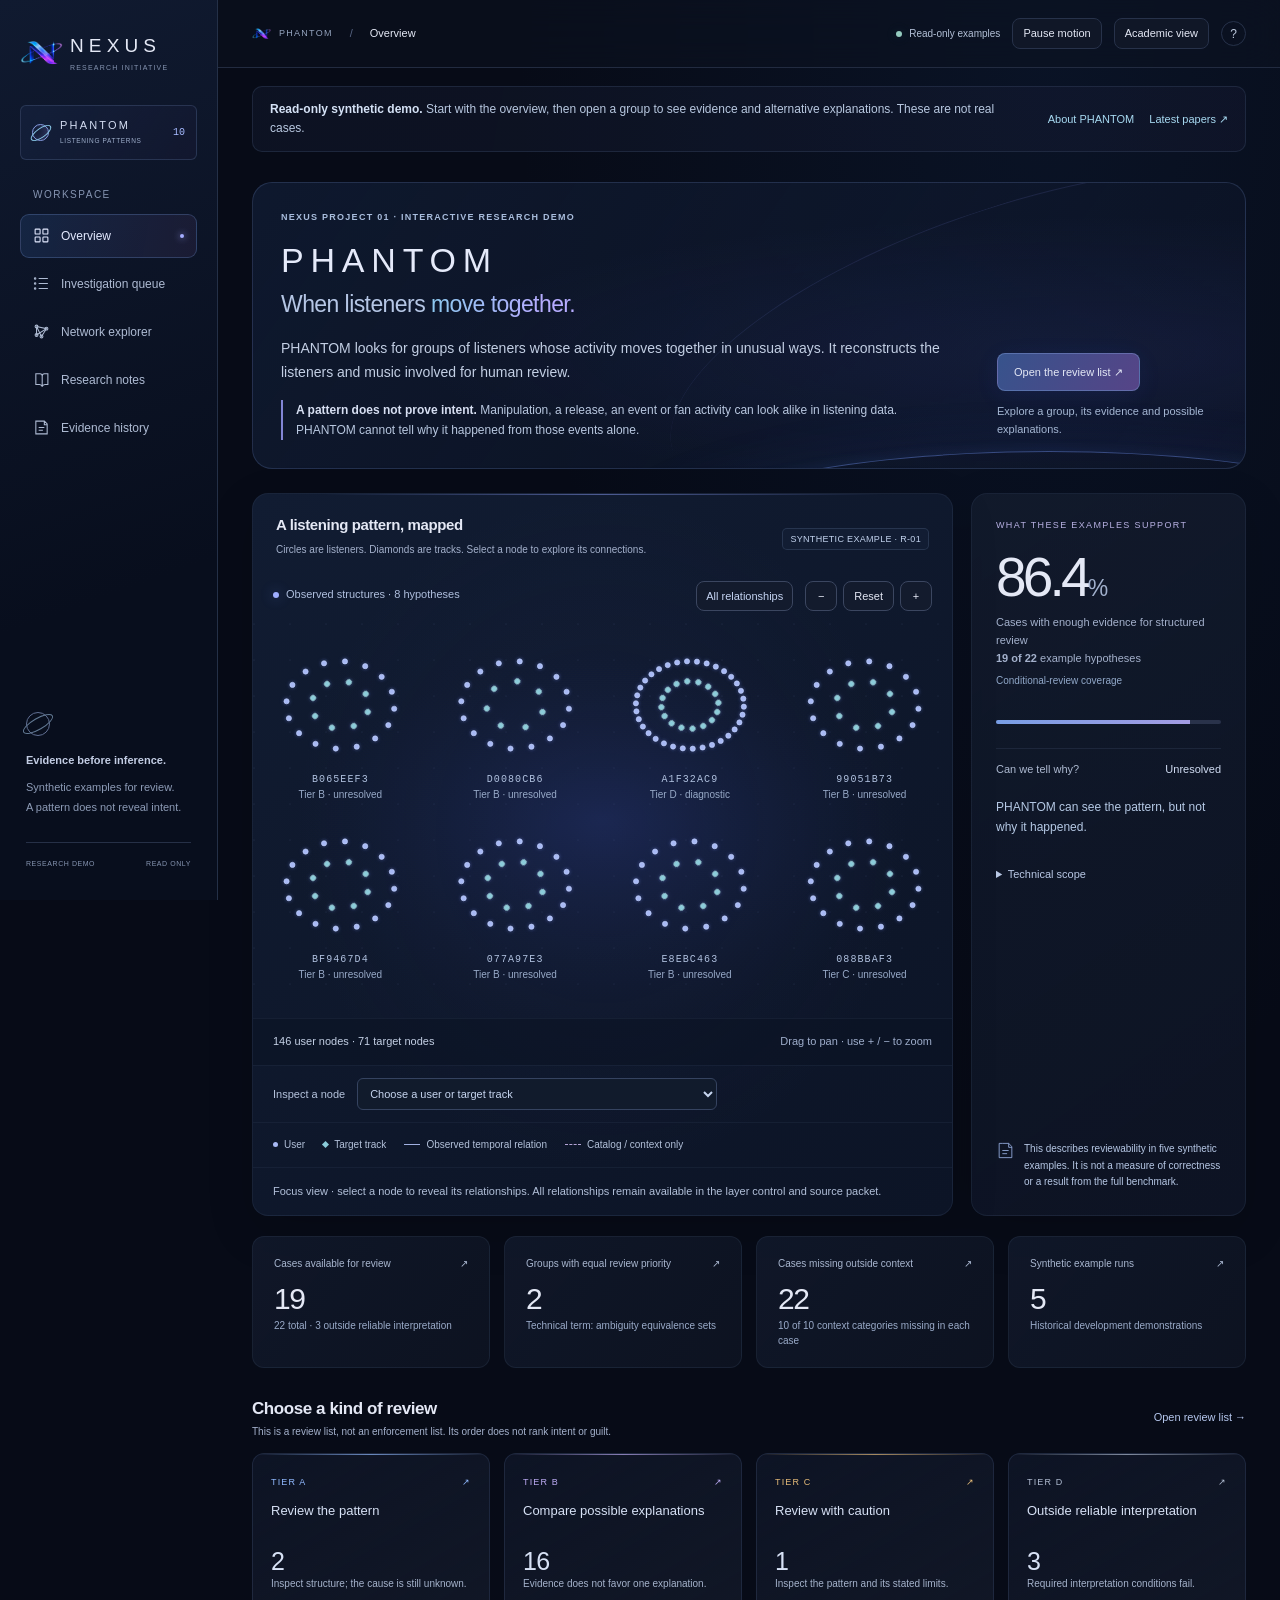
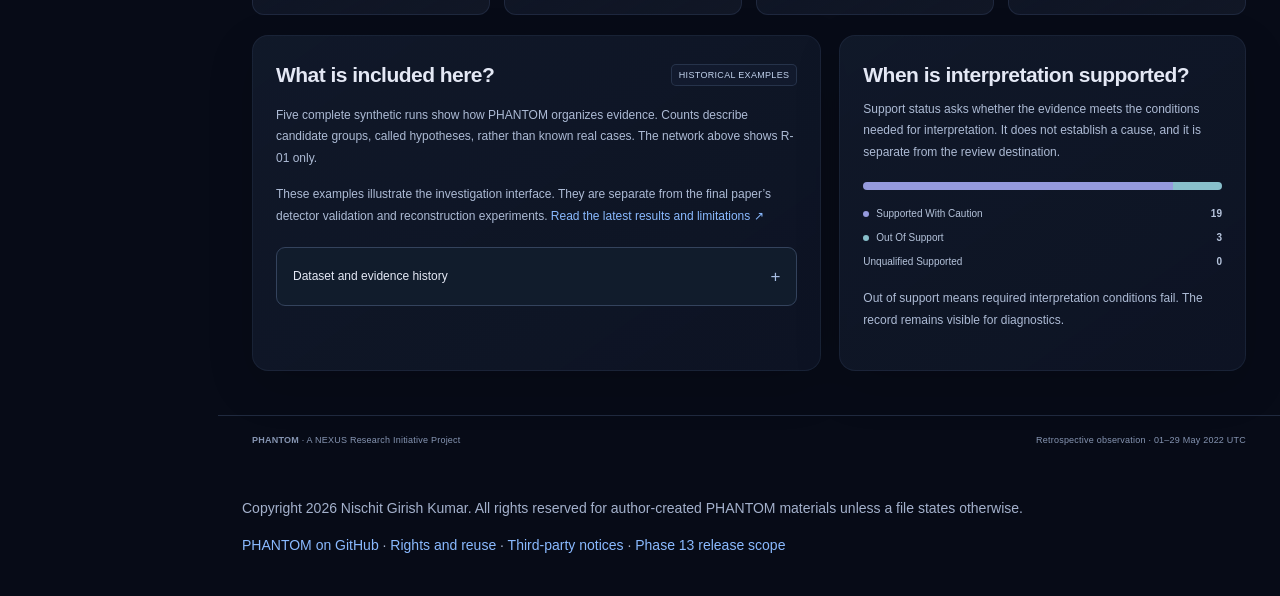
<file: research/phantom/demo/index.html>
<!doctype html>
<html lang="en">
<head>
  <meta charset="utf-8"><meta name="robots" content="index,follow">
  <meta name="viewport" content="width=device-width,initial-scale=1">
  <meta name="description" content="PHANTOM explores unusual patterns in group listening. A read-only synthetic demo shows the evidence for human review, while leaving the cause unresolved.">
  <meta http-equiv="Content-Security-Policy" content="default-src 'self' file:; script-src 'self' file:; style-src 'self' 'unsafe-inline'; img-src 'self' data:; connect-src 'none'; object-src 'none'; base-uri 'none'; form-action 'none'">
  <meta name="theme-color" content="#080c17">
  <title>PHANTOM Synthetic Demo | Nischit Girish Kumar | NEXUS Research Initiative</title>
  <link rel="icon" href="brand/assets/favicon.svg?v=13-final" type="image/svg+xml">
  <link rel="stylesheet" href="brand/tokens.css">
  <link rel="stylesheet" href="styles.css">
  <link rel="stylesheet" href="nexus.css?v=clarity-20261023">
  <script src="adapter.js" defer></script>
  <script src="data/index.js" defer></script>
  <script src="graph.js" defer></script>
  <script src="brand.js?v=13-final" defer></script>
  <script src="app.js?v=clarity-20261023" defer></script>
<link rel="canonical" href="https://nischit5106-stack.github.io/research/phantom/demo/"><meta property="og:url" content="https://nischit5106-stack.github.io/research/phantom/demo/"><meta name="author" content="Nischit Girish Kumar"><meta property="og:type" content="website"><meta property="og:title" content="PHANTOM Synthetic Demo | Nischit Girish Kumar | NEXUS Research Initiative"><meta property="og:description" content="PHANTOM explores unusual patterns in group listening. A read-only synthetic demo shows the evidence for human review, while leaving the cause unresolved."><meta property="og:image" content="https://nischit5106-stack.github.io/assets/phantom-social-card.png"><meta property="og:image:alt" content="PHANTOM: detecting structure, preserving uncertainty. Independent research by Nischit Girish Kumar."><meta name="twitter:card" content="summary_large_image"><script type="application/ld+json">{"@context": "https://schema.org", "@graph": [{"@type": "Person", "@id": "https://nischit5106-stack.github.io/about/#author", "name": "Nischit Girish Kumar", "url": "https://nischit5106-stack.github.io/about/", "affiliation": {"@id": "https://nischit5106-stack.github.io/#nexus"}}, {"@type": "Organization", "@id": "https://nischit5106-stack.github.io/#nexus", "name": "NEXUS Research Initiative", "alternateName": "NEXUS Research Initiative — Independent Research", "description": "Independent research identity directed by Nischit Girish Kumar; not a university or institutional affiliation.", "url": "https://nischit5106-stack.github.io/"}, {"@type": "WebSite", "@id": "https://nischit5106-stack.github.io/#website", "name": "NEXUS Research Initiative", "url": "https://nischit5106-stack.github.io/", "creator": {"@id": "https://nischit5106-stack.github.io/about/#author"}, "publisher": {"@id": "https://nischit5106-stack.github.io/#nexus"}, "inLanguage": "en"}, {"@type": "WebPage", "@id": "https://nischit5106-stack.github.io/research/phantom/demo/#page", "url": "https://nischit5106-stack.github.io/research/phantom/demo/", "name": "PHANTOM Synthetic Demo | Nischit Girish Kumar | NEXUS Research Initiative", "description": "PHANTOM explores unusual patterns in group listening. A read-only synthetic demo shows the evidence for human review, while leaving the cause unresolved.", "author": {"@id": "https://nischit5106-stack.github.io/about/#author"}, "isPartOf": {"@id": "https://nischit5106-stack.github.io/#website"}, "inLanguage": "en"}]}</script></head>
<body>
  <div class="launch-screen" id="launch-screen" role="region" aria-label="PHANTOM introduction"><div class="launch-orbit"></div><img src="brand/assets/nexus-lockup-dark.svg?v=13-final" alt="" width="330" height="77"><div class="launch-project">PHANTOM</div><p>UNUSUAL LISTENING PATTERNS, OPEN TO REVIEW</p></div>
  <a class="skip-link" href="#main">Skip to demo overview</a>
  <aside class="sidebar" aria-label="Primary navigation">
    <a class="brand nexus-brand" href="/" aria-label="NEXUS Research Initiative home"><img src="brand/assets/nexus-mark.svg?v=13-final" alt="" width="42" height="42"><span>NEXUS<small>RESEARCH INITIATIVE</small></span></a>
    <div class="workspace-tag nexus-project"><span class="project-orbit" aria-hidden="true"></span><div><strong>PHANTOM</strong><small>LISTENING PATTERNS</small></div><span class="mono">10</span></div>
    <nav id="navigation"></nav>
    <div class="side-bottom"><div class="scope-glyph">◇</div><strong>Evidence before inference.</strong><p>Synthetic examples for review.<br>A pattern does not reveal intent.</p><div class="side-version"><span>RESEARCH DEMO</span><span>READ ONLY</span></div></div>
  </aside>
  <div class="shell">
    <header class="topbar"><div><span class="breadcrumb"><img src="brand/assets/nexus-mark.svg?v=13-final" width="19" height="19" alt="">PHANTOM</span><span class="slash">/</span><span id="page-label">Overview</span></div><div class="top-actions"><span class="small-status"><span class="status-dot"></span> Read-only examples</span><button class="icon-button" id="motion-toggle" aria-pressed="false" title="Pause decorative motion">Pause motion</button><button class="icon-button" id="academic-toggle" aria-pressed="false" title="Switch to the light academic presentation">Academic view</button><button class="help-button" data-action="help" aria-label="Open dashboard guide">?</button></div></header>
    <div class="publication-note"><p><strong>Read-only synthetic demo.</strong> Start with the overview, then open a group to see evidence and alternative explanations. These are not real cases.</p><div class="publication-links"><a href="/research/phantom/">About PHANTOM</a><a href="/publications/phantom/">Latest papers ↗</a></div></div>
    <main id="main" tabindex="-1"><div class="loading-state" role="status"><img src="brand/assets/nexus-mark.svg?v=13-final" width="44" height="44" alt=""><strong>PHANTOM</strong><span>Opening the PHANTOM example workspace…</span></div></main>
    <footer><span><strong>PHANTOM</strong> · A NEXUS Research Initiative Project</span><span>Retrospective observation · 01–29 May 2022 UTC</span></footer><div class="release-rights" style="padding:24px;max-width:1200px;margin:0 auto;font:14px/1.6 Arial,sans-serif"><p>Copyright 2026 Nischit Girish Kumar. All rights reserved for author-created PHANTOM materials unless a file states otherwise.</p><p><a href="https://github.com/nischit5106-stack/nexus-phantom-v1">PHANTOM on GitHub</a> · <a href="https://github.com/nischit5106-stack/nexus-phantom-v1/blob/main/LICENSE.txt">Rights and reuse</a> · <a href="https://github.com/nischit5106-stack/nexus-phantom-v1/blob/main/THIRD_PARTY_NOTICES.md">Third-party notices</a> · <a href="https://github.com/nischit5106-stack/nexus-phantom-v1/blob/main/PUBLIC_RELEASE_NOTICE.md">Phase 13 release scope</a></p></div>
  </div>
  <div id="live" class="sr-only" role="status" aria-live="polite"></div>
  <dialog id="modal" aria-labelledby="modal-title"><div class="modal-header"><h2 id="modal-title"></h2><button class="icon-button" data-action="close-dialog" aria-label="Close dialog">Close ×</button></div><div id="modal-content"></div></dialog>
  <noscript>This offline dashboard requires JavaScript to render the frozen evidence. Original run packets are available in the data folder.</noscript>
</body>
</html>
</file>
<file: assets/site.css>
*{box-sizing:border-box}html{scroll-behavior:smooth}body{margin:0;background:#080e1b;color:#e6edf8;font:17px/1.65 Arial,Helvetica,sans-serif}a{color:inherit;text-underline-offset:5px}a:hover{color:#a4e8fb}a:focus-visible,summary:focus-visible{outline:3px solid #7bd9ee;outline-offset:5px}h1,h2,h3,p{margin-top:0}h1,h2,h3{line-height:1.12;font-weight:500;letter-spacing:-.035em}h1{font-size:clamp(60px,10vw,132px);margin-bottom:20px}h2{font-size:clamp(32px,4.2vw,54px);max-width:850px;margin-bottom:25px}h3{font-size:24px}p{max-width:740px;color:#b8c7dd}small{font-size:13px}header,main,footer{max-width:1280px;margin:auto}header{padding:30px 48px;display:flex;justify-content:space-between;align-items:center;border-bottom:1px solid #24314a}nav{display:flex;gap:28px;font-size:14px}nav a{text-decoration:none}.brand{font-size:22px;letter-spacing:.19em;text-decoration:none}.brand span{display:block;font-size:9px;letter-spacing:.23em;color:#99abc5}.skip{position:absolute;left:-9999px}.skip:focus{left:20px;top:20px;background:#fff;color:#000;padding:10px;z-index:4}.eyebrow{color:#80d5e9;letter-spacing:.15em;text-transform:uppercase;font-size:12px;margin-bottom:24px}.hero{padding:100px 48px 75px;position:relative;overflow:hidden}.hero:before{content:'';position:absolute;right:-180px;top:30px;width:640px;height:330px;border:1px solid #405077;border-radius:50%;transform:rotate(-31deg);z-index:-1}.hero:after{content:'';position:absolute;right:-50px;top:110px;width:380px;height:200px;border:1px solid #2a5570;border-radius:50%;transform:rotate(-31deg);z-index:-1}.lede{font-size:clamp(23px,3vw,35px);line-height:1.3;color:#d5deed;max-width:800px;margin-bottom:24px}.actions{display:flex;gap:15px;flex-wrap:wrap;margin-top:32px}.button{display:inline-block;padding:13px 22px;border:1px solid #526882;border-radius:4px;text-decoration:none;font-size:14px}.button.primary{background:#bdebf5;color:#0b2030;border-color:#bdebf5}.button:hover{background:#24334c;color:white}.hero-meta{display:flex;gap:25px;color:#8fa5c3;font-size:12px;margin-top:42px;flex-wrap:wrap}.section{padding:80px 48px;border-top:1px solid #24314a}.two{display:grid;grid-template-columns:1fr 1fr;gap:50px}.three{display:grid;grid-template-columns:repeat(3,1fr);gap:22px}.card{border:1px solid #2a3a54;background:#101a2b;padding:27px;border-radius:6px}.card p{font-size:15px;margin-bottom:0}.num{color:#8fe0ed;font:13px/1.3 monospace;display:block;margin-bottom:35px}.big{font-size:42px;color:#edf5ff;line-height:1.2;letter-spacing:-.04em}.metric{padding:25px 0;border-top:1px solid #344157}.metric span{display:block;font-size:14px;color:#a9bad1;margin-top:8px}.note{font-size:14px;border-left:2px solid #7ca9ba;padding-left:18px;color:#c1cfe2;max-width:820px}.light{background:#edf1f5;color:#172b42;border-radius:6px;padding:25px;margin:24px 0}.light img{width:100%;display:block}.light figcaption{font-size:13px;line-height:1.5;margin-top:16px;color:#304964}.turns{counter-reset:turn}.turn{display:grid;grid-template-columns:180px 1fr;gap:30px;padding:25px 0;border-top:1px solid #2a3a54}.turn h3{font-size:18px;color:#93dbea}.turn p{margin:0;font-size:16px}.tag{font-size:11px;letter-spacing:.07em;border:1px solid #52647e;padding:5px 8px;border-radius:3px}.twins{display:grid;grid-template-columns:1fr 50px 1fr;align-items:center;gap:20px;margin:30px 0}.twin-stories{display:grid;gap:12px}.twin-result{background:#dbe7f0;color:#172b42;padding:30px;border-radius:5px}.twin-result p{color:#304964;margin:0;font-size:15px}.twin-arrow{text-align:center;font-size:35px;color:#7bcce0}details{border-top:1px solid #344157;padding:20px 0}summary{cursor:pointer;font-size:19px}details p{margin-top:18px;font-size:15px}.muted{color:#9cafc9}.paper-list a{display:block;padding:20px 0;border-bottom:1px solid #344157;text-decoration:none}.paper-list span{display:block;color:#9aacc7;font-size:13px;margin-top:5px}footer{border-top:1px solid #24314a;padding:35px 48px;font-size:13px;color:#97abc8;display:flex;justify-content:space-between;gap:30px}.back{font-size:14px;margin-bottom:30px;display:inline-block}.copy{max-width:850px}ul{padding-left:22px}li{margin-bottom:10px;color:#b8c7dd}svg{max-width:100%}.subhero{padding:80px 48px}.subhero h1{font-size:clamp(45px,6vw,80px)}.status{color:#bdd7df;font-size:13px}.snapshot{width:100%;display:block;border-radius:5px}.staging{background:#101c2d;text-align:center;color:#a9bfd3;padding:8px 20px;font-size:11px;letter-spacing:.05em}@media(max-width:760px){header{padding:22px 24px;align-items:flex-start;gap:20px}nav{gap:15px;flex-wrap:wrap;font-size:12px;justify-content:flex-end}.hero,.section,.subhero{padding:55px 24px}.two,.three{grid-template-columns:1fr;gap:24px}.hero{padding-top:70px}.hero:before{opacity:.5}.turn{grid-template-columns:1fr;gap:8px}.num{margin-bottom:20px}.twins{grid-template-columns:1fr}.twin-arrow{transform:rotate(90deg)}footer{padding:28px 24px;flex-direction:column;gap:5px}.light{margin:24px -8px;padding:12px}.light figcaption{font-size:12px}.hero-meta{gap:12px}.big{font-size:38px}}@media(prefers-reduced-motion:reduce){html{scroll-behavior:auto}}@media print{body{background:white;color:#172b42}p,li{color:#304964}.hero:before,.hero:after,.staging,nav{display:none}.section{padding:30px 0}.card{background:white;color:#172b42}.card p{color:#304964}header,footer{padding:20px 0}a{color:#172b42}}
/* Final NEXUS presentation: the author-selected ribbon identity. */
body{font-family:-apple-system,BlinkMacSystemFont,"Segoe UI",Arial,sans-serif;background:radial-gradient(ellipse at 80% 7%,#142039 0,transparent 24%),#080e1b}
.brand{display:flex;align-items:center;gap:13px}.brand-icon{width:52px;height:52px;object-fit:contain}.brand .brand-words{font-size:22px;letter-spacing:.19em;color:#e6edf8}.brand .brand-words small{display:block;font-size:9px;letter-spacing:.23em;color:#99abc5;margin-top:5px}
.hero{isolation:isolate;padding-top:104px}.hero h1,.hero .lede,.hero>p,.hero .eyebrow,.hero .actions,.hero .hero-meta{position:relative;z-index:1}.hero h1{font-weight:450;letter-spacing:-.055em}.hero>p{max-width:750px}.hero-identity{position:absolute;right:5px;top:65px;width:345px;display:grid;justify-items:center;z-index:0;pointer-events:none}.hero-identity img{width:100%;filter:drop-shadow(0 25px 70px #5267d32e)}.hero-identity span{font-size:9px;letter-spacing:.32em;color:#8c9db9;margin-top:-42px}
.hero:before{right:-110px;top:70px;border-color:#324563;width:570px;height:290px}.hero:after{right:25px;top:130px;border-color:#233e5e;width:350px;height:175px}.card{background:linear-gradient(145deg,#132036,#0d1728);border-color:#2a3b58;box-shadow:0 12px 28px #03071119}.card h3{font-weight:500}.metric{border-color:#32415d}.button{transition:background .18s,border-color .18s,transform .18s}.button:hover{transform:translateY(-2px);border-color:#91cadc}.button.primary{box-shadow:0 8px 32px #59c5db12}.section>.eyebrow{margin-bottom:22px}.section h2{font-weight:450}.light{box-shadow:0 20px 50px #00000018}.snapshot{border:1px solid #34435d}.subhero .lede{max-width:900px}footer{border-color:#34415b}
@media(max-width:1050px){.hero-identity{width:230px;right:20px;top:70px;opacity:.9}.hero-identity span{margin-top:-22px}.hero h1{font-size:100px}.hero .eyebrow{max-width:520px}.hero>p{max-width:650px}}
@media(max-width:760px){.brand-icon{width:37px;height:37px}.brand{gap:9px}.brand .brand-words{font-size:17px}.brand .brand-words small{font-size:7px}.hero h1{font-size:clamp(57px,13.9vw,94px)}.hero{padding-top:60px}.hero-identity{position:relative;width:145px;top:auto;right:auto;margin:0 0 10px auto}.hero-identity span{display:none}.hero .eyebrow{font-size:10px;max-width:280px;margin-top:-17px;margin-bottom:30px}.hero:before{right:-330px;top:95px}.hero:after{right:-165px;top:180px}.hero>p{max-width:100%}.section{padding-top:66px;padding-bottom:66px}.card{padding:26px}.three{gap:16px}nav{gap:12px}.hero-meta{line-height:1.8}}
@media(prefers-reduced-motion:reduce){.button{transition:none}.button:hover{transform:none}}

/* PHANTOM opening: the existing NEXUS identity, with a readable hold and a gentle exit. */
.site-launch{position:fixed;inset:0;z-index:100;background:radial-gradient(ellipse at center,#172344,#070b17 60%);display:grid;place-items:center;overflow:hidden;animation:site-launch-exit 3.2s cubic-bezier(.22,.61,.36,1) forwards}
.site-launch-visual{position:relative;display:flex;flex-direction:column;align-items:center;text-align:center;animation:site-launch-arrive .8s cubic-bezier(.22,.61,.36,1) both}
.site-launch-visual>img{width:min(330px,70vw);height:auto;position:relative}.site-launch-project{font-size:clamp(28px,5vw,44px);font-weight:400;letter-spacing:.28em;padding-left:.28em;margin:28px 0 10px;color:#e4e8f5}.site-launch p{font-size:9px;letter-spacing:.18em;color:#9dacca;max-width:280px;text-align:center;line-height:1.9;margin:0}
.site-launch-orbit{position:absolute;width:min(650px,95vw);height:230px;top:50%;left:50%;border-top:1px solid #7892e855;border-radius:50%;transform:translate(-50%,-50%) rotate(-17deg);pointer-events:none;animation:site-orbit-reveal 1.4s ease-out both}
@keyframes site-launch-exit{0%,65%{opacity:1;visibility:visible}100%{opacity:0;visibility:hidden}}
@keyframes site-launch-arrive{from{opacity:0;transform:translateY(8px) scale(.985)}to{opacity:1;transform:translateY(0) scale(1)}}
@keyframes site-orbit-reveal{from{opacity:0;transform:translate(-50%,-50%) rotate(-22deg) scale(.96)}to{opacity:1;transform:translate(-50%,-50%) rotate(-17deg) scale(1)}}
.motion-paused .site-launch{display:none}.motion-paused{scroll-behavior:auto}.motion-paused .button{transition:none}.motion-paused .button:hover{transform:none}
@media(prefers-reduced-motion:reduce){.site-launch{display:none}.site-launch *{animation:none!important}}
@media print{.site-launch{display:none!important}}

/* Brief page entrances keep navigation responsive; content never waits on a timer. */
main{animation:nexus-page-enter .36s cubic-bezier(.22,.61,.36,1) both}
@keyframes nexus-page-enter{from{opacity:0;transform:translateY(7px)}to{opacity:1;transform:translateY(0)}}
.motion-paused main{animation:none}
@media(prefers-reduced-motion:reduce){main{animation:none}}
@media print{main{animation:none}}

/* NEXUS umbrella, October 2026: one master identity, distinct research projects. */
:root{--ink:#e9edf5;--muted:#aebbd0;--line:#2c3549;--ground:#090d17;--pearl:#e7e3da;--champagne:#c8b99b}
body{background:radial-gradient(ellipse at 85% 0%,#1c203538,transparent 34%),var(--ground);color:var(--ink);font-size:17px;line-height:1.65}header{padding:27px 48px;border-color:var(--line)}nav{align-items:center;gap:30px}nav a{padding:9px 0;color:#b2bdd1}nav a[aria-current=page]{color:#fff;border-bottom:1px solid #b1bbd4}nav a:hover{color:#fff}p{color:var(--muted)}.staging{background:#111622;color:#aeb7c8;letter-spacing:.14em;font-size:10px;padding:7px 20px}.eyebrow{color:#b7c3db;letter-spacing:.14em;font-size:11px}.section{border-color:var(--line);padding:88px 48px}.section h2{font-size:clamp(31px,3.8vw,48px);letter-spacing:-.045em}.section-heading{display:flex;justify-content:space-between;align-items:flex-end;gap:35px;margin-bottom:38px}.section-heading h2{margin:0}.section-heading>p{font-size:14px;margin:0;max-width:300px}.section-heading>.text-link{white-space:nowrap}.button{border-radius:3px;padding:14px 22px;font-weight:500;border-color:#505b71}.button.primary{background:#e4e9f2;border-color:#e4e9f2;color:#121927;box-shadow:none}.button.primary:hover{background:#fff}.button span{margin-left:12px}.text-link{display:inline-flex;align-items:center;justify-content:space-between;gap:30px;text-decoration:none;border-bottom:1px solid #8997b2;padding:10px 0;font-size:14px;color:#e3e9f4}.text-link:hover{border-color:#fff}.nexus-hero{position:relative;padding:84px 48px 0;isolation:isolate;overflow:hidden}.hero-editorial{position:relative;z-index:1;max-width:775px}.nexus-hero h1{font-size:clamp(72px,10.2vw,136px);font-weight:350;letter-spacing:-.055em;margin-bottom:35px;line-height:.94}.nexus-hero h1 span{font-size:clamp(14px,1.65vw,21px);display:block;letter-spacing:.26em;line-height:1.4;text-transform:uppercase;margin-top:22px}.nexus-hero .lede{font-size:clamp(23px,2.55vw,33px);max-width:670px;font-weight:350;letter-spacing:-.025em;margin-bottom:21px}.hero-explanation{max-width:610px;font-size:16px;line-height:1.75}.nexus-emblem{position:absolute;right:-20px;top:88px;width:390px;z-index:0;display:grid;place-items:center;opacity:.9}.nexus-emblem img{width:100%;height:auto;filter:drop-shadow(0 25px 55px #5962e424)}.nexus-emblem>span{font-size:9px;letter-spacing:.24em;color:#8994b4;margin-top:-20px}.emblem-orbit{position:absolute;width:490px;height:225px;border:1px solid #58617f52;border-radius:50%;transform:rotate(-32deg);z-index:-1}.hero-baseline{display:flex;align-items:center;justify-content:space-between;gap:22px;border-top:1px solid var(--line);margin-top:66px;padding:22px 0;color:#8f9bb1;font-size:11px;letter-spacing:.05em}.hero-baseline a{text-decoration:none;color:#ccd4e4}.large-copy{font-size:21px;line-height:1.55;color:#d4dce9}.mission-section .two{grid-template-columns:.95fr 1.05fr;gap:80px}.project-grid{display:grid;grid-template-columns:1fr 1fr;gap:28px}.project-card{border:1px solid #343f58;border-radius:5px;background:#0e1525;overflow:hidden;display:flex;flex-direction:column}.project-art{height:230px;position:relative;overflow:hidden;display:grid;place-items:center;border-bottom:1px solid #35405a}.art-caption{position:absolute;bottom:20px;left:28px;font-size:9px;letter-spacing:.22em;color:#a8b9db}.phantom-art{background:radial-gradient(ellipse at 65% 40%,#33305e80,transparent 55%),linear-gradient(130deg,#0e172b,#11142c)}.signal-ring{position:absolute;width:285px;height:108px;border:1px solid #7488ff;border-radius:50%;transform:rotate(-27deg);box-shadow:0 0 24px #6571ec10,inset 0 0 18px #6268e910}.ring-one{transform:translateY(-25px) rotate(-27deg);border-color:#64cbe6}.ring-two{transform:rotate(-27deg);border-color:#7a84f9}.ring-three{transform:translateY(25px) rotate(-27deg);border-color:#a58bdc}.signal-ring:after{content:'';position:absolute;width:5px;height:5px;border-radius:50%;background:#e2eaff;top:9px;left:40px;box-shadow:0 0 12px #7bf2ff}.ring-two:after{top:auto;bottom:3px;left:auto;right:70px}.ring-three:after{left:10px;top:65px}.project-copy{padding:30px;flex:1}.project-topline{display:flex;justify-content:space-between;gap:15px;align-items:flex-start;font:10px/1.6 -apple-system,BlinkMacSystemFont,"Segoe UI",sans-serif;letter-spacing:.09em;color:#c2cbe1;margin-bottom:27px}.project-topline>span:first-child{font-weight:600;white-space:nowrap}.project-status{font-size:10px;text-align:right;color:#acbbd1;letter-spacing:.025em}.project-copy h3{font-size:32px;line-height:1.15;letter-spacing:-.04em}.project-copy>p{font-size:15px;line-height:1.7}.project-copy .text-link{margin-top:9px;width:100%;border-color:#485678}.veritas-card{background:linear-gradient(120deg,#18191e,#101218);border-color:#514d48}.veritas-art{background:radial-gradient(ellipse at 62% 25%,#bdb4a11f,transparent 58%),linear-gradient(135deg,#23242a,#111217);border-color:#514d48}.veritas-plane{position:absolute;width:205px;height:160px;clip-path:polygon(50% 0,100% 50%,50% 100%,0 50%);background:linear-gradient(125deg,#756d5f 3%,#d6c7ad 20%,#f4f2ea 35%,#9b9ca3 53%,#f4f3ed 67%,#8e8d8e 91%);opacity:.9}.plane-one{transform:translate(-42px,-8px);opacity:.9}.plane-two{transform:translate(0,0);background:linear-gradient(140deg,#eee9dd,#909198 35%,#f4f2e9 51%,#c1b195 70%,#615e59)}.plane-three{transform:translate(42px,8px);clip-path:polygon(50% 0,50% 100%,0 50%);background:linear-gradient(110deg,#f5f4ed,#bfb8aa 38%,#e5e5e5 70%,#777a84)}.veritas-art .art-caption{color:#cbc8bf}.veritas-card .project-topline{color:#e4ddcf}.veritas-card .project-status{color:#c6bda9}.veritas-card h3{color:#eeebe4}.coming-note{display:flex;justify-content:space-between;padding:19px 0 10px;border-bottom:1px solid #4f4d4b;color:#d3c8b3;font-size:14px}.project-copy .teaser-note{font-size:11px;color:#a8a59f;margin-top:13px;margin-bottom:0}.principle-grid{display:grid;grid-template-columns:repeat(4,1fr);gap:30px;margin-top:45px}.principle-grid article{border-top:1px solid #48516b;padding-top:25px}.principle-grid .num{margin-bottom:30px;color:#abb7d1;font-size:11px}.principle-grid h3{font-size:23px;line-height:1.25}.principle-grid p{font-size:14px}.author-bridge{display:flex;align-items:center;justify-content:space-between;gap:40px}.author-bridge p{max-width:650px}.author-bridge .button{white-space:nowrap}.portfolio-hero{padding-top:80px;padding-bottom:65px}.portfolio-hero h1{font-size:clamp(44px,6.5vw,84px);letter-spacing:-.05em}.portfolio-hero .lede{max-width:720px}.portfolio-projects{padding-top:55px}.intro-purpose{margin-top:35px!important;line-height:2.2!important;max-width:360px!important}.site-launch{background:radial-gradient(ellipse at center,#1a2136,#090d17 63%)}.site-launch-orbit{border-color:#a4adce55}.author-hero{position:relative}.author-hero h1{font-size:clamp(48px,6.6vw,86px);letter-spacing:-.05em}.author-index{color:#8491aa;font:12px/1.6 monospace;letter-spacing:.1em}.skills-list{display:grid;grid-template-columns:1fr 1fr;gap:12px 30px;list-style:none;padding:0}.skills-list li{padding:15px 0;border-top:1px solid var(--line);font-size:15px}.skills-list strong{color:#e0e7f2}.about-page details{margin-top:25px}.about-page .subhero>p{max-width:780px}.about-page .section p{max-width:750px}.jump-links{display:flex;flex-wrap:wrap;gap:13px 25px;font-size:13px;margin-top:28px}.jump-links a{color:#bac8e3}.orientation-grid{display:grid;grid-template-columns:1fr 1fr;gap:30px}.orientation-grid article{border-top:1px solid #3b4862;padding-top:26px}.orientation-grid h3{font-size:24px}.finding-strip{border-left:2px solid #9baded;padding:5px 0 5px 26px;margin-top:35px;background:linear-gradient(90deg,#202c4238,transparent)}.finding-strip p:last-child{margin-bottom:0}.flow-list{display:grid;grid-template-columns:repeat(5,1fr);list-style:none;padding:0;counter-reset:flow;gap:18px;margin:42px 0 0}.flow-list li{counter-increment:flow;border-top:1px solid #5a729a;padding-top:20px;position:relative}.flow-list li:before{content:'0' counter(flow) '  →';font:12px/1.5 monospace;color:#9aaee5;display:block;margin-bottom:23px}.flow-list li:last-child:before{content:'05  ◇'}.flow-list h3{font-size:21px;line-height:1.25}.flow-list p{font-size:14px;line-height:1.6}.technical-detail{margin-top:32px}.technical-detail>summary{color:#d2dcf1}.hero .eyebrow{color:#9faff0}.hero .button.primary{background:#c1cef8;border-color:#c1cef8}.release-rights{border-top:1px solid #252e42;font-family:inherit!important;color:#8f9db5}.release-rights p{font-size:12px;color:#8f9db5;max-width:none}footer{border-color:var(--line)}footer strong{font-weight:500;color:#cbd4e4}.skip:focus{z-index:101}main{scroll-margin-top:25px}section[id],article[id]{scroll-margin-top:30px}
@media(min-width:1450px){.nexus-emblem{right:10px}}
@media(max-width:1100px){.nexus-emblem{width:300px;right:-60px;top:130px;opacity:.55}.hero-editorial{max-width:690px}.nexus-hero .hero-explanation{max-width:540px}.principle-grid{grid-template-columns:1fr 1fr}.flow-list{grid-template-columns:repeat(3,1fr)}.project-topline{flex-direction:column;gap:4px}.project-status{text-align:left}.mission-section .two{gap:40px}}
@media(max-width:760px){header{padding:20px 24px;flex-wrap:wrap;align-items:center;gap:16px}nav{width:100%;justify-content:space-between;gap:16px;font-size:13px;border-top:1px solid #252e42;padding-top:8px}nav a{padding:7px 0}.staging{font-size:8px;letter-spacing:.12em;padding:7px 12px}.nexus-hero{padding:54px 24px 0}.nexus-hero h1{font-size:clamp(64px,19vw,100px);margin-bottom:27px}.nexus-hero h1 span{font-size:13px;letter-spacing:.18em;margin-top:15px}.nexus-hero .eyebrow{max-width:260px;font-size:9px;line-height:1.8;margin-bottom:26px}.nexus-hero .lede{font-size:25px;line-height:1.3;max-width:100%}.desktop-break{display:none}.nexus-hero .hero-explanation{font-size:15px;max-width:100%}.nexus-emblem{top:40px;right:-70px;width:240px;opacity:.13}.emblem-orbit{width:330px;height:150px}.nexus-emblem>span{display:none}.hero-baseline{flex-wrap:wrap;margin-top:42px;font-size:10px;gap:12px 22px;padding:22px 0}.hero-baseline a{width:100%;margin-top:3px}.section{padding:58px 24px}.section-heading{display:block;margin-bottom:28px}.section-heading>.text-link{margin-top:15px}.section-heading>p{margin-top:18px}.mission-section .two,.project-grid,.orientation-grid{grid-template-columns:1fr;gap:30px}.mission-section .two{gap:4px}.large-copy{font-size:19px}.project-art{height:205px}.project-copy{padding:25px}.project-copy h3{font-size:29px}.project-topline{flex-direction:row;gap:15px;margin-bottom:25px}.project-status{text-align:right;font-size:9px}.project-grid{gap:25px}.principle-grid{grid-template-columns:1fr 1fr;gap:20px}.principle-grid h3{font-size:20px}.principle-grid .num{font-size:10px;margin-bottom:20px}.principle-grid p{font-size:13px}.author-bridge{display:block}.author-bridge .button{margin-top:15px}.portfolio-hero{padding:55px 24px}.portfolio-hero h1{font-size:48px}.portfolio-hero .lede{font-size:24px}.flow-list{grid-template-columns:1fr;gap:5px;margin-top:30px}.flow-list li{display:grid;grid-template-columns:45px 1fr;column-gap:18px;padding-top:20px}.flow-list li:before{grid-row:1/3;margin-top:3px}.flow-list h3{margin-bottom:9px}.flow-list p{grid-column:2}.skills-list{grid-template-columns:1fr}.finding-strip{padding-left:18px}.hero-identity{position:absolute;top:100px;right:-20px;width:180px;opacity:.12}.hero .eyebrow{margin-top:0;max-width:100%;line-height:1.8}.hero h1{font-size:clamp(48px,13vw,78px)}.hero{padding-top:52px}.hero>p{font-size:16px}.hero .lede{font-size:25px}.hero-meta{margin-top:28px}.author-hero h1{font-size:52px}.light{overflow:hidden}.light img{min-width:0}.twins{gap:10px}}
@media(max-width:360px){.project-topline{flex-direction:column}.project-status{text-align:left}.principle-grid{grid-template-columns:1fr}.button{padding:12px 16px}.portfolio-hero h1{font-size:41px}.author-hero h1{font-size:46px}}
@media(prefers-reduced-motion:reduce){html{scroll-behavior:auto}*{animation:none!important;transition:none!important}.site-launch{display:none!important}}
@media print{.nexus-emblem,.project-art,.site-launch{display:none}.project-card{background:white;color:#172b42}.project-card p,.project-card h3,.text-link,.project-status,.coming-note{color:#304964}.project-grid,.principle-grid,.orientation-grid{break-inside:avoid}.nexus-hero{padding:30px 0}.hero-editorial{max-width:none}.nexus-hero h1 span,.eyebrow{color:#304964}}
.author-index{font:inherit;letter-spacing:normal}.author-index article+article{border-top:1px solid var(--line);padding-top:24px;margin-top:28px}.skills-list.three{grid-template-columns:repeat(3,1fr)}@media(max-width:760px){.skills-list.three{grid-template-columns:1fr}}

/* Approved umbrella identity: Obsidian + Porcelain. Project palettes stay scoped. */
body.nexus-page{--ink:#eeece7;--muted:#b5b4b0;--line:#323335;--ground:#0b0c0e;--pearl:#eeece7;background:radial-gradient(ellipse at 84% 5%,#28292b3b,transparent 37%),#0b0c0e;color:var(--ink)}
.nexus-page header,.nexus-page .section,.nexus-page footer{border-color:var(--line)}
.nexus-page .staging{background:#151618;color:#b5b4b0}
.nexus-page .brand .brand-words{color:#eeece7}.nexus-page .brand .brand-words small{color:#aaa9a5}
.nexus-page nav a{color:#afafac}.nexus-page nav a[aria-current=page]{color:#eeece7;border-color:#d1d0ca}.nexus-page nav a:hover{color:#fff}
.nexus-page p{color:#b5b4b0}.nexus-page .lede,.nexus-page .large-copy{color:#deddd8}.nexus-page .eyebrow{color:#b6b5b1}
.nexus-page a:hover{color:#fff}.nexus-page a:focus-visible,.nexus-page summary:focus-visible{outline-color:#eeece7}
.nexus-page .button{border-color:#666765;color:#deddd8}.nexus-page .button:hover{background:#27292b;border-color:#c6c6bf;color:#fff}
.nexus-page .button.primary{background:#e7e5de;color:#141517;border-color:#e7e5de;box-shadow:none}.nexus-page .button.primary:hover{background:#fff}
.nexus-page .text-link{color:#deddd8;border-color:#858680}.nexus-page .hero-baseline{border-color:#343536;color:#9e9e99}.nexus-page .hero-baseline a{color:#c4c4bd}
.nexus-page .nexus-emblem{right:15px;top:106px;width:350px;opacity:.88}.nexus-page .nexus-emblem img{width:83%;filter:drop-shadow(0 0 42px #e5e1d012);opacity:.88}
.nexus-page .emblem-orbit{width:450px;height:450px;transform:rotate(0);border-color:#a9aaa344;background:radial-gradient(circle at 33% 20%,#e6e4dc07,transparent 64%);box-shadow:inset 0 0 70px #eeece706,0 0 90px #eeece704}
.nexus-page .emblem-orbit:after{content:'';position:absolute;inset:28px;border-radius:50%;border:1px solid #eeece714}
.nexus-page .nexus-emblem>span{color:#92938f;margin-top:14px}
.nexus-page .principle-grid article{border-color:#50514d}.nexus-page .principle-grid .num{color:#b9bab2}
.nexus-page .card{background:linear-gradient(135deg,#1b1c1e,#111214);border-color:#3a3c3b;box-shadow:none}.nexus-page .card .num{color:#c7c8be}
.nexus-page .paper-list a{border-color:#3d3f3c}.nexus-page .paper-list span,.nexus-page .status{color:#b6b8ad}
.nexus-page .note{border-color:#c5c6ba;color:#c4c5ba}.nexus-page details{border-color:#454741}.nexus-page li{color:#b5b4b0}
.nexus-page footer{color:#a2a39b}.nexus-page footer strong{color:#dadbd2}.nexus-page .release-rights{border-color:#32342f;color:#a2a39b}.nexus-page .release-rights p{color:#a2a39b}
.nexus-page .site-launch{background:radial-gradient(ellipse at center,#262729,#0b0c0e 64%)}.nexus-page .site-launch-visual>img{filter:grayscale(1) invert(1) brightness(1.15)}.nexus-page .site-launch p{color:#bcbdb5}.nexus-page .site-launch-orbit{border-color:#d7d8cb55}
/* Cards keep the project colors within the neutral portfolio. */
.nexus-page .phantom-card p{color:#b8c7dd}.nexus-page .phantom-card .text-link{color:#e3e9f4;border-color:#485678}
.nexus-page .veritas-card p{color:#bcbcb7}.nexus-page .veritas-card .teaser-note{color:#a8a59f}
@media(max-width:1100px){.nexus-page .nexus-emblem{width:290px;right:-50px;top:140px;opacity:.42}.nexus-page .emblem-orbit{width:360px;height:360px}}
@media(max-width:760px){.nexus-page .nexus-emblem{top:78px;right:-105px;width:260px;opacity:.12}.nexus-page .emblem-orbit{width:310px;height:310px}.nexus-page nav{border-color:#323335}}
@media print{body.nexus-page{background:white;color:#171817}.nexus-page p,.nexus-page .lede,.nexus-page .large-copy,.nexus-page .eyebrow,.nexus-page .nexus-hero h1 span{color:#343632}.nexus-page .card{background:white}.nexus-page .button{color:#171817}}
/* Leave clear space between the metallic teaser form and its caption. */
.veritas-plane{margin-top:-20px}@media(max-width:760px){.veritas-plane{margin-top:-28px}}
/* VERITAS visual teaser: champagne, platinum and pearl within its own transition. */
button.coming-note{appearance:none;background:transparent;border:0;border-bottom:1px solid #4f4d4b;font:inherit;font-size:14px;text-align:left;width:100%;cursor:pointer;line-height:1.65;margin:0;color:#d3c8b3}
button.coming-note:hover{color:#faf5e9;border-color:#bdb4a3}button.coming-note:focus-visible{outline:2px solid #eee8db;outline-offset:5px}
.veritas-preview{width:100vw;height:100dvh;max-width:none;max-height:none;margin:0;padding:0;border:0;background:#101113;color:#ece9e1;overflow-y:auto;overscroll-behavior:contain}
.veritas-preview::backdrop{background:#070708eb}.veritas-preview-shell{position:relative;min-height:100%;display:flex;flex-direction:column;isolation:isolate;background:radial-gradient(ellipse at 50% 42%,#6f675429,transparent 44%),radial-gradient(ellipse at 80% 5%,#a8aab116,transparent 45%),#101113;padding:28px 48px}
.veritas-preview-top{display:flex;justify-content:space-between;align-items:center;gap:22px;border-bottom:1px solid #8a867d33;padding-bottom:22px;font-size:11px;letter-spacing:.12em;color:#c4c2b9;text-transform:uppercase}.veritas-preview-top>span{display:flex;align-items:center;gap:13px}.veritas-close{white-space:nowrap;flex-shrink:0;border:1px solid #77766f7a;background:#171819;color:#e7e4dc;padding:11px 16px;border-radius:2px;font:13px/1.4 Arial,Helvetica,sans-serif;cursor:pointer;min-height:44px}.veritas-close span{font-size:18px;margin-left:16px}.veritas-close:hover{background:#2b2c2b}.veritas-close:focus-visible{outline:2px solid #e6e1d6;outline-offset:4px}
.veritas-reveal{flex:1;min-height:520px;display:flex;flex-direction:column;justify-content:center;align-items:center;text-align:center;position:relative;padding:65px 0;isolation:isolate}
.veritas-pretitle{font-size:10px;letter-spacing:.45em;text-transform:uppercase;color:#b4aa95!important;margin:0 0 25px;animation:veritas-arrive 1.5s cubic-bezier(.22,.61,.36,1) .2s both}
.veritas-reveal h2{font-size:clamp(32px,10vw,144px);line-height:1.25;font-weight:300;letter-spacing:.12em;margin:0 0 12px;padding-left:.12em;max-width:none;color:#ece9e1;background:linear-gradient(112deg,#a69b83 2%,#d7c8aa 22%,#f2f0e8 43%,#9c9fa9 62%,#faf9f1 80%,#bebfc3);-webkit-background-clip:text;background-clip:text;-webkit-text-fill-color:transparent;animation:veritas-title 3s cubic-bezier(.22,.61,.36,1) .12s both}
.veritas-rule{width:min(330px,65%);height:1px;background:linear-gradient(90deg,transparent,#c8b99a,#e2e3e2,transparent);margin:20px 0 28px;animation:veritas-line 2.4s cubic-bezier(.22,.61,.36,1) .5s both}
.veritas-preview-copy{animation:veritas-copy 1.5s cubic-bezier(.22,.61,.36,1) 1.15s both}.veritas-development{color:#dbd3c2!important;font-size:13px;text-transform:uppercase;letter-spacing:.24em;margin-bottom:18px}.veritas-preview-copy #veritas-preview-description{color:#b4b5b2;font-size:15px;line-height:1.8;margin:0;max-width:620px}
.veritas-halo{position:absolute;z-index:-1;width:330px;height:330px;top:50%;left:50%;transform:translate(-50%,-60%) rotate(45deg);border:1px solid #b8b09c28;box-shadow:0 0 95px #c5b99309,inset 0 0 85px #e8e5d907;animation:veritas-frame 3.6s cubic-bezier(.22,.61,.36,1) both}.veritas-halo:before{content:'';position:absolute;inset:28px;border:1px solid #d1d3d51b}.veritas-halo:after{content:'';position:absolute;top:0;left:0;width:30%;height:1px;background:linear-gradient(90deg,#d8c8a9,transparent)}
.veritas-preview-bottom{border-top:1px solid #8a867d33;padding-top:22px;display:flex;justify-content:space-between;gap:25px;font-size:10px;letter-spacing:.08em;color:#9f9f98}
@keyframes veritas-arrive{from{opacity:0;transform:translateY(5px)}to{opacity:1;transform:none}}@keyframes veritas-title{from{opacity:0;transform:translateY(10px)}to{opacity:1;transform:none}}@keyframes veritas-line{from{opacity:0;transform:scaleX(.45)}to{opacity:1;transform:scaleX(1)}}@keyframes veritas-copy{from{opacity:0;transform:translateY(6px)}to{opacity:1;transform:none}}@keyframes veritas-frame{from{opacity:0;transform:translate(-50%,-60%) rotate(45deg) scale(.97)}to{opacity:1;transform:translate(-50%,-60%) rotate(45deg) scale(1)}}
@media(max-width:760px){.veritas-preview-shell{padding:20px 22px}.veritas-preview-top{font-size:8px;letter-spacing:.06em;gap:15px}.veritas-preview-top>span{max-width:200px;gap:8px}.veritas-preview-top img{width:25px}.veritas-close{padding:10px 12px;font-size:12px}.veritas-close span{margin-left:8px}.veritas-reveal{min-height:480px;padding:55px 0}.veritas-preview-copy #veritas-preview-description{font-size:14px}.veritas-preview-copy br{display:none}.veritas-reveal h2{font-size:clamp(32px,13vw,80px)}.veritas-preview-bottom{flex-direction:column;gap:8px;font-size:9px}.veritas-halo{width:210px;height:210px}.veritas-pretitle{font-size:9px}.veritas-development{font-size:11px}}
.motion-paused .veritas-preview *{animation:none!important}@media(prefers-reduced-motion:reduce){.veritas-preview *{animation:none!important}}@media print{.veritas-preview{display:none!important}}

/* Gentle entry and return; the title keeps stable spacing throughout. */
.veritas-preview[open]{animation:veritas-surface-in .65s cubic-bezier(.22,.61,.36,1) both}.veritas-preview[open]::backdrop{animation:veritas-surface-in .65s ease both}
.veritas-preview.is-leaving,.veritas-preview.is-leaving::backdrop{animation:veritas-surface-out .32s ease both}
@keyframes veritas-surface-in{from{opacity:0}to{opacity:1}}@keyframes veritas-surface-out{from{opacity:1}to{opacity:0}}
.motion-paused .veritas-preview,.motion-paused .veritas-preview::backdrop{animation:none!important}@media(prefers-reduced-motion:reduce){.veritas-preview,.veritas-preview::backdrop{animation:none!important}}

/* ORBIT: approved white field, gold ellipse and charcoal type. Visual teaser only. */
.orbit-card,.orbit-preview{--orbit-white:#fff;--orbit-gold:#d4a91f;--orbit-charcoal:#292a2d}
.nexus-page .orbit-card{background:var(--orbit-white);border-color:var(--orbit-white);color:var(--orbit-charcoal)}
.orbit-art{background:var(--orbit-white);border-color:#292a2d1a;isolation:isolate}
.orbit-ellipse{position:absolute;width:300px;aspect-ratio:2.43;border-radius:50%;border:1px solid #d4a91f40;border-top-color:var(--orbit-gold);border-left-color:#e3c768;border-right-color:var(--orbit-white);transform:rotate(-24deg);box-shadow:0 -2px 16px -9px var(--orbit-gold),0 9px 20px -13px #090a0b29}
.orbit-ellipse:after{content:'';position:absolute;right:4.5%;top:22%;width:7px;height:7px;border-radius:50%;background:var(--orbit-gold);box-shadow:0 0 0 4px var(--orbit-white),0 0 18px 5px #d4a91f40}
.orbit-art .orbit-ellipse{margin-top:-20px}
.orbit-art .art-caption{color:var(--orbit-charcoal)}
.nexus-page .orbit-card h3,.nexus-page .orbit-card p,.orbit-card .project-topline,.orbit-card .project-status{color:var(--orbit-charcoal)}
.orbit-card h3{letter-spacing:.16em;font-weight:400}
.nexus-page .orbit-card .teaser-note{color:#545457}
.orbit-card .coming-note{color:var(--orbit-charcoal);border-color:#292a2d55;min-height:44px}
.orbit-card .coming-note:hover{color:#090a0b;border-color:var(--orbit-gold)}
.orbit-card .coming-note:focus-visible{outline-color:var(--orbit-charcoal)}
.orbit-card .project-copy{display:flex;flex-direction:column}
.orbit-card .coming-note{margin-top:auto}
@media(min-width:1180px){.nexus-page .project-grid{grid-template-columns:repeat(3,minmax(0,1fr))}.project-grid .project-topline{flex-direction:column;gap:5px}.project-grid .project-status{text-align:left}.project-grid .project-copy{padding:28px}.project-grid .project-copy h3{font-size:29px}}
@media(min-width:761px) and (max-width:1179px){.orbit-card{grid-column:1/-1;display:grid;grid-template-columns:1fr 1fr}.orbit-card .orbit-art{height:100%;min-height:290px;border-bottom:0;border-right:1px solid #292a2d1a}}
.orbit-preview{width:100%;height:100dvh;max-width:none;max-height:none;margin:0;padding:0;border:0;background:var(--orbit-white);color:var(--orbit-charcoal);overflow-y:auto;overscroll-behavior:contain}
.orbit-preview::backdrop{background:#090a0beb}
.orbit-preview-shell{min-height:100%;display:flex;flex-direction:column;background:var(--orbit-white);isolation:isolate}
.orbit-preview-top{display:flex;justify-content:space-between;align-items:center;gap:24px;padding:23px 48px;background:var(--orbit-white);color:var(--orbit-charcoal)}
.orbit-parent{font-size:20px;line-height:1.1;letter-spacing:.22em;font-weight:400}
.orbit-parent small{display:block;font-size:9px;letter-spacing:.16em;line-height:1.5;margin-top:7px}
.orbit-back{appearance:none;background:transparent;border:1px solid #292a2d40;border-radius:2px;color:var(--orbit-charcoal);font:14px/1.4 Arial,Helvetica,sans-serif;min-height:44px;padding:10px 18px;cursor:pointer;white-space:nowrap}
.orbit-back:hover{background:#d4a91f0d;border-color:#a78e46}.orbit-back:focus-visible{outline:2px solid var(--orbit-charcoal);outline-offset:4px}
.orbit-reveal{position:relative;flex:1;display:grid;place-items:center;min-height:540px;padding:100px 24px;overflow:hidden;isolation:isolate}
.orbit-scene{position:absolute;inset:0;display:grid;place-items:center;pointer-events:none}
.orbit-scene .orbit-ellipse{width:min(780px,calc(100vw - 90px));margin-top:-20px}
.orbit-scene .orbit-ellipse:after{width:9px;height:9px}
.orbit-title-block{position:relative;text-align:center;max-width:100%}
.orbit-preview .orbit-pretitle{font-size:12px;letter-spacing:.25em;text-transform:uppercase;color:var(--orbit-charcoal);margin:0 0 28px;max-width:none}
.orbit-preview h2{font-size:clamp(72px,12vw,144px);line-height:1.1;letter-spacing:.16em;text-indent:.16em;font-weight:400;color:var(--orbit-charcoal);margin:0;max-width:none}
.orbit-rule{height:1px;width:60px;margin:32px auto;background:linear-gradient(90deg,transparent,#292a2d59,transparent)}
.orbit-preview .orbit-development{font-size:13px;letter-spacing:.26em;text-transform:uppercase;color:var(--orbit-charcoal);margin:0 0 22px;max-width:none}
.orbit-preview #orbit-preview-description{font-size:18px;line-height:1.5;color:var(--orbit-charcoal);margin:0;max-width:none}
.orbit-preview-bottom{display:flex;justify-content:space-between;gap:24px;padding:24px 48px;font-size:10px;letter-spacing:.06em;color:#545457}
.orbit-preview[open]{animation:orbit-surface-in .65s ease both}.orbit-preview[open]::backdrop{animation:orbit-surface-in .65s ease both}
.orbit-preview[open] .orbit-scene{animation:orbit-scene-in 2.2s cubic-bezier(.16,.8,.25,1) both}
.orbit-preview[open] .orbit-title-block{animation:orbit-title-in 1.7s .15s cubic-bezier(.16,.8,.25,1) both}
.orbit-preview.is-leaving,.orbit-preview.is-leaving::backdrop{animation:orbit-surface-out .32s ease both}
@keyframes orbit-surface-in{from{opacity:0}to{opacity:1}}
@keyframes orbit-surface-out{from{opacity:1}to{opacity:0}}
@keyframes orbit-scene-in{from{opacity:0;transform:scale(.96) rotate(-2deg)}to{opacity:1;transform:scale(1) rotate(0)}}
@keyframes orbit-title-in{from{opacity:0;transform:translateY(10px)}to{opacity:1;transform:translateY(0)}}
@media(max-width:760px){.orbit-preview-top{padding:20px 24px;gap:16px}.orbit-parent{font-size:17px}.orbit-parent small{font-size:8px}.orbit-back{font-size:13px;padding:10px 14px}.orbit-reveal{min-height:480px;padding:95px 18px}.orbit-preview .orbit-pretitle{font-size:10px;letter-spacing:.18em;margin-bottom:25px}.orbit-preview h2{font-size:clamp(60px,17vw,100px);letter-spacing:.12em;text-indent:.12em}.orbit-scene .orbit-ellipse{width:calc(100vw - 24px);min-width:290px}.orbit-scene .orbit-ellipse:after{width:7px;height:7px}.orbit-rule{margin:26px auto}.orbit-preview .orbit-development{font-size:11px;letter-spacing:.2em;margin-bottom:18px}.orbit-preview #orbit-preview-description{font-size:16px}.orbit-preview-bottom{padding:20px 24px;flex-direction:column;gap:9px;font-size:9px}}
.motion-paused .orbit-preview,.motion-paused .orbit-preview *,.motion-paused .orbit-preview::backdrop{animation:none!important}
@media(prefers-reduced-motion:reduce){.orbit-preview,.orbit-preview *,.orbit-preview::backdrop{animation:none!important}}
@media print{.orbit-preview{display:none!important}}

/* The demo's 3.2-second identity entrance, scoped to each project's own palette. */
.project-launch{position:fixed;inset:0;z-index:100;display:grid;place-items:center;overflow:hidden;isolation:isolate;background:radial-gradient(ellipse at center,#172344,#070b17 60%);color:#e4e8f5}
.project-launch[hidden]{display:none!important}
.project-launch.is-playing{animation:project-launch-exit 3.2s cubic-bezier(.22,.61,.36,1) both}
.project-launch-visual{position:relative;display:flex;flex-direction:column;align-items:center;text-align:center;max-width:100%;padding:30px 20px;isolation:isolate}
.project-launch.is-playing .project-launch-visual{animation:project-launch-arrive 1.35s cubic-bezier(.22,.61,.36,1) both}
.project-launch-brand{font:400 clamp(34px,6vw,56px)/1.1 Arial,Helvetica,sans-serif;letter-spacing:.22em;text-indent:.22em;position:relative}
.project-launch-brand small{display:block;font-size:10px;line-height:1.6;letter-spacing:.28em;text-indent:.28em;text-transform:uppercase;margin-top:12px}
.project-launch-name{font:400 clamp(25px,4vw,42px)/1.2 Arial,Helvetica,sans-serif;letter-spacing:.28em;text-indent:.28em;margin:38px 0 17px;position:relative}
.project-launch p{font:400 10px/1.9 Arial,Helvetica,sans-serif;letter-spacing:.15em;text-transform:uppercase;color:#b8c5df!important;max-width:280px;margin:0}
.project-launch-orbit{position:absolute;z-index:-1;width:min(650px,95vw);height:230px;left:50%;top:50%;border-top:1px solid #7892e888;border-radius:50%;transform:translate(-50%,-50%) rotate(-17deg)}
.project-launch-veritas{background:radial-gradient(ellipse at center,#292823,#101113 65%);color:#ece9e1}
.project-launch-veritas .project-launch-name{background:linear-gradient(112deg,#c8b99b,#f2f0e8 45%,#b4b6bd 65%,#fff);background-clip:text;-webkit-background-clip:text;-webkit-text-fill-color:transparent}
.project-launch-veritas p{color:#c7bead!important}
.project-launch-frame{position:absolute;z-index:-1;width:310px;height:310px;left:50%;top:50%;transform:translate(-50%,-50%) rotate(45deg);border:1px solid #c8b99b40;box-shadow:0 0 65px #c8b99b0c}
.project-launch-frame:after{content:'';position:absolute;inset:24px;border:1px solid #e7e6e126}
.project-launch-orbit-theme{background:#fff;color:#292a2d}
.project-launch-orbit-theme .orbit-ellipse{width:min(650px,95vw);left:50%;top:50%;transform:translate(-50%,-50%) rotate(-24deg);z-index:-1}
.project-launch-orbit-theme p{color:#292a2d!important}
.veritas-preview .project-launch,.orbit-preview .project-launch{position:absolute;z-index:2;min-height:100%}
.veritas-close,.orbit-back{position:relative;z-index:4}
.orbit-back{background:var(--orbit-white)}
.project-has-intro .veritas-reveal,.project-has-intro .veritas-reveal *,.project-has-intro .orbit-scene,.project-has-intro .orbit-title-block{animation:none!important}
.veritas-preview.project-has-intro[open]:not(.is-leaving),.orbit-preview.project-has-intro[open]:not(.is-leaving),.veritas-preview.project-has-intro[open]:not(.is-leaving)::backdrop,.orbit-preview.project-has-intro[open]:not(.is-leaving)::backdrop{animation:none}
html:has(.veritas-preview[open],.orbit-preview[open]){overflow:hidden}
@keyframes project-launch-exit{0%,68%{opacity:1;visibility:visible}100%{opacity:0;visibility:hidden}}
@keyframes project-launch-arrive{from{opacity:0;transform:scale(.94) translateY(6px)}to{opacity:1;transform:scale(1) translateY(0)}}
@media(max-width:760px){.project-launch-brand{font-size:38px}.project-launch-brand small{font-size:9px;letter-spacing:.2em;text-indent:.2em}.project-launch-name{font-size:28px;letter-spacing:.2em;text-indent:.2em;margin-top:32px}.project-launch p{font-size:9px;max-width:230px}.project-launch-orbit{height:170px}.project-launch-frame{width:230px;height:230px}}
.motion-paused .project-launch{display:none!important}
@media(prefers-reduced-motion:reduce){.project-launch{display:none!important}.project-launch *{animation:none!important}}
@media print{.project-launch{display:none!important}}

/* Center the visible lockup, accounting for its original SVG right-side padding. */
@media(max-width:760px){.nexus-page .site-launch-visual>img{transform:translateX(11.2%)}}

/* The portfolio belongs to NEXUS; each project retains its own visual identity. */
.portfolio-hero h1 span{display:block;font-size:.4em;line-height:1.3;font-weight:400;letter-spacing:.01em;margin-top:20px}

/* Shared publication footer spacing. */
.release-rights{padding:24px;max-width:1200px;margin:0 auto}

/* Author-requested release polish: clear hierarchy, consistent rhythm and touch targets. */
@media screen {
  h1,h2,.project-copy h3 { text-wrap:balance; }
  header nav a { min-height:44px; display:inline-flex; align-items:center; }
  .paper-list { margin:32px 0 0; }
  .paper-list a[href$=".pdf"] { position:relative; padding:24px 84px 24px 24px; border:1px solid var(--line); margin-top:12px; border-radius:4px; background:rgba(255,255,255,.015); font-size:18px; line-height:1.4; transition:background .18s,border-color .18s; }
  .paper-list a[href$=".pdf"]:after { content:"PDF ↗"; position:absolute; right:24px; top:27px; font-size:11px; letter-spacing:.09em; color:#b8c7dd; }
  .paper-list a[href*="Technical_Report"] { border-color:#7080aa; background:linear-gradient(110deg,#b7c9ff12,transparent 88%); }
  .paper-list a[href$=".pdf"]:hover { background:#b7c9ff12; border-color:#a3b5db; color:#f5f7ff; }
  .paper-list a[href$=".pdf"] span { margin-top:9px; font-size:13px; line-height:1.6; max-width:62ch; }
  .paper-list + .status { margin-top:26px; padding-left:18px; border-left:1px solid #67738c; line-height:1.8; max-width:76ch; }
  .subhero:has(.paper-list a[href$=".pdf"]) h1 { font-size:clamp(44px,5.3vw,72px); }
  .release-rights { max-width:1280px!important; padding:28px 48px!important; }
  .release-rights p { line-height:1.8; }
  .release-rights p:last-child { margin-bottom:0; }
  @media(max-width:760px) {
    header { padding-top:16px; padding-bottom:12px; gap:10px; }
    header nav { padding-top:4px; }
    header nav a { padding-top:6px; padding-bottom:6px; }
    .phantom-hero { padding-top:32px; }
    .phantom-hero .back { margin-bottom:22px; }
    .phantom-hero .eyebrow { margin-bottom:22px; }
    .phantom-hero h1 { margin-bottom:18px; }
    .phantom-hero .actions { margin-top:24px; }
    .paper-list { margin-top:26px; }
    .paper-list a[href$=".pdf"] { padding:20px 65px 20px 18px; font-size:17px; }
    .paper-list a[href$=".pdf"]:after { right:16px; top:25px; font-size:10px; }
    .paper-list a[href$=".pdf"] span { font-size:12px; }
    .release-rights { padding:24px!important; }
  }
  @media(prefers-reduced-motion:reduce) { .paper-list a[href$=".pdf"] { transition:none; } }
  .motion-paused .paper-list a[href$=".pdf"] { transition:none; }
}
</file>
<file: publications/phantom/publication.css>
/* Keep the scholarly title, author and complete abstract at the start of the record. */
.publication-page .publication-header{padding-top:30px;padding-bottom:48px}
.publication-page .publication-header .back{display:inline-block;margin-bottom:12px;font-size:13px}
.publication-page .publication-header .eyebrow{margin-bottom:12px;font-size:10px}
body.publication-page .subhero.publication-header h1{max-width:1100px;font-size:clamp(26px,2.7vw,36px);line-height:1.18;letter-spacing:-.025em;margin-bottom:14px}
.publication-page .publication-byline{max-width:none;font-size:14px;line-height:1.5;margin-bottom:6px}
.publication-page .publication-series{max-width:none;font-size:12px;line-height:1.5;margin-bottom:20px}
.publication-page #phantom-abstract{max-width:1100px;margin:0}
.publication-page #phantom-abstract p{max-width:none;font-size:16px;line-height:1.6;margin-bottom:0}
.publication-page #phantom-abstract p:first-child{font-size:13px;line-height:1.4;margin-bottom:8px;color:var(--ink)}
.publication-page .publication-header .paper-list{margin-top:28px}
@media(max-width:760px){.publication-page .publication-header{padding-top:24px}body.publication-page .subhero.publication-header h1{font-size:26px}.publication-page #phantom-abstract p{font-size:16px;line-height:1.6}}
</file>
<file: assets/phantom-research.css>
/* October publication clarity: plain-language evidence and visible limitations. */
.demo-orientation{margin-top:18px;font-size:14px!important;color:#a9bdd5!important;max-width:680px!important}
.validation-grid{display:grid;grid-template-columns:repeat(2,minmax(0,1fr));gap:24px;margin:36px 0 26px}
.validation-card{padding:30px;background:linear-gradient(145deg,#132036,#0d1728);border:1px solid #334363;border-radius:6px}
.validation-card .eyebrow{font-size:10px;margin-bottom:18px}.validation-card h3{font-size:26px}.validation-card p{font-size:15px;min-height:75px}
.result-values{margin:24px 0 0;display:grid;grid-template-columns:1fr;gap:0}.result-values>div{display:flex;align-items:center;justify-content:space-between;gap:14px;padding:15px 0;border-top:1px solid #344157}.result-values dt{font-size:14px;color:#b8c7dd}.result-values dd{font-size:30px;margin:0;color:#e5f7ff;letter-spacing:-.04em}
.source-scope{padding:28px 0 0;margin-top:35px;border-top:1px solid #344157}.source-scope h3{font-size:28px}.source-scope p{font-size:16px}
.recovery-failures{display:grid;grid-template-columns:repeat(3,minmax(0,1fr));gap:22px;margin:32px 0}.recovery-failures article{border:1px solid #605870;border-radius:5px;padding:24px;background:#211c3180}.recovery-failures article:last-child{border-color:#334363;background:#111c2c}.recovery-failures span{font-size:13px;color:#c7bedb;display:block;min-height:44px}.recovery-failures strong{display:block;font-size:54px;line-height:1.3;color:#f1dcfa;font-weight:500;letter-spacing:-.05em}.recovery-failures p{font-size:13px;margin:10px 0 0}
.table-scroll{overflow-x:auto;margin-top:22px}.recovery-table{width:100%;border-collapse:collapse;font-size:15px;min-width:440px}.recovery-table caption{text-align:left;color:#b8c7dd;font-size:14px;margin-bottom:18px}.recovery-table th,.recovery-table td{padding:14px;text-align:left;border-bottom:1px solid #344157}.recovery-table th{font-weight:500}.failure-cell{background:#403047;color:#ffe1f1}.recovery-table tbody th{color:#b8c7dd}
@media(max-width:760px){.validation-grid,.recovery-failures{grid-template-columns:1fr}.validation-card{padding:24px}.validation-card p{min-height:0}.recovery-failures{gap:14px}.recovery-failures article{display:grid;grid-template-columns:1fr auto;column-gap:18px}.recovery-failures span{min-height:0;align-self:center}.recovery-failures strong{grid-column:2;grid-row:1/3;font-size:44px}.recovery-failures p{grid-column:1}.source-scope h3{font-size:25px}.recovery-table th,.recovery-table td{padding:12px 8px}}

/* Comparable evidence values; scientific content is unchanged. */
.result-values dd,.recovery-failures strong,.recovery-table { font-variant-numeric:tabular-nums lining-nums; }
.validation-card h3 { text-wrap:balance; }
</file>
<file: research/phantom/demo/brand/tokens.css>
/* NEXUS Design System v1 — independent of PHANTOM scientific semantics. */
:root{--nexus-space:#070b17;--nexus-navy:#0b1a3c;--nexus-indigo:#2240ff;--nexus-electric:#4164ff;--nexus-violet:#aa58ff;--nexus-cyan:#00e0ff;--nexus-silver:#e4e8f5;--nexus-muted:#a4b1cc;--nexus-caution:#e6bc79;--nexus-graphite:#aeb9cc;--nexus-gradient:linear-gradient(125deg,#54e5ff,#4164ff 42%,#7955f4 76%,#b47af7);--nexus-surface:linear-gradient(145deg,#121d35d6,#0a1121f5);--nexus-line:#5d76a838;--nexus-glass-blur:16px;--nexus-shadow:0 16px 48px #00000024;--nexus-radius:16px;--nexus-font:Inter,-apple-system,BlinkMacSystemFont,"Segoe UI",sans-serif;--nexus-wordmark:Arial,Helvetica,sans-serif;--nexus-data:"SFMono-Regular",Consolas,"Liberation Mono",monospace;--nexus-ease:cubic-bezier(.2,.7,.2,1);--nexus-fast:160ms;--nexus-focus:220ms;--nexus-panel:280ms;--nexus-reveal:700ms;--nexus-s1:4px;--nexus-s2:8px;--nexus-s3:12px;--nexus-s4:16px;--nexus-s5:20px;--nexus-s6:24px;--nexus-s8:32px;--nexus-s10:40px;--nexus-s12:48px;--nexus-s16:64px}
</file>
<file: research/phantom/demo/styles.css>
@charset "UTF-8";
:root{color-scheme:dark;--bg:#080c16;--surface:#101625;--panel:#11192a;--border:#27324a;--text:#eaf0fc;--muted:#a4b1cc;--dim:#8695b2;--blue:#8abaff;--violet:#bfacff;--cyan:#84d5e4;--amber:#e6bc79;--radius:16px;font-family:Inter,-apple-system,BlinkMacSystemFont,"Segoe UI",sans-serif;font-size:14px;line-height:1.5}
*{box-sizing:border-box}body{margin:0;background:radial-gradient(ellipse 70% 45% at 80% 2%,#18203d55,transparent 70%),var(--bg);color:var(--text)}button,input,select,textarea{font:inherit}button,a,input,select,summary{touch-action:manipulation}button{color:inherit;cursor:pointer}a{color:var(--blue);text-decoration:none}button{border:1px solid var(--border);background:#161e30;border-radius:8px;padding:9px 14px;transition:background .18s,border-color .18s,transform .18s}button:hover{background:#222c46;border-color:#63749e}button:active{transform:translateY(1px)}a:hover{color:#c6daff}button:disabled{cursor:default;opacity:.5}button:focus-visible,a:focus-visible,summary:focus-visible,input:focus-visible,select:focus-visible,[tabindex]:focus-visible{outline:2px solid #9cc9ff;outline-offset:4px}p{color:var(--muted);margin:8px 0 15px}h1,h2,h3,h4{margin:0;font-weight:550;letter-spacing:-.025em}h1{font-size:36px;line-height:1.16;letter-spacing:-.045em}h2{font-size:21px}h3{font-size:16px}h4{font-size:14px}small{font-size:11px}.mono,code,pre{font-family:"SFMono-Regular",Consolas,"Liberation Mono",monospace}code{font-size:12px;overflow-wrap:anywhere}strong{font-weight:600}.sr-only{position:absolute;width:1px;height:1px;margin:-1px;padding:0;overflow:hidden;clip:rect(0,0,0,0);white-space:nowrap;border:0}.skip-link{position:fixed;top:-100px;left:240px;z-index:50;background:#d2e4ff;color:#101625;padding:14px;border-radius:6px}.skip-link:focus{top:12px}.sidebar{width:218px;position:fixed;inset:0 auto 0 0;z-index:20;border-right:1px solid #243047;background:linear-gradient(155deg,#11192b 0%,#0a0e19 60%);padding:31px 20px;display:flex;flex-direction:column}.brand{display:flex;align-items:center;gap:10px;color:#f1f5ff;font-size:19px;font-weight:650;letter-spacing:.12em}.brand small{display:block;letter-spacing:.095em;font-size:7.5px;color:var(--dim);margin-top:4px;font-weight:500}.workspace-tag{display:flex;align-items:center;gap:7px;font-size:10px;color:#b8c8e5;background:#151d30;border:1px solid #29354e;border-radius:6px;padding:9px;margin:34px 0 32px}.workspace-tag .mono{margin-left:auto;color:#a6baff}.status-dot{display:inline-block;width:6px;height:6px;border-radius:50%;background:#94cbbf;box-shadow:0 0 12px #80baab33;flex-shrink:0}.status-dot.blue{background:#9faeff;box-shadow:0 0 13px #6e82ff77}.nav-label{font-size:9px;letter-spacing:.15em;color:var(--dim);padding:0 13px;margin-bottom:12px}.nav-item{display:flex;align-items:center;gap:11px;width:100%;border:1px solid transparent;background:transparent;border-radius:9px;color:#aebbd3;text-align:left;padding:12px;margin:4px 0;font-size:12px}.nav-item svg{width:17px;height:17px;stroke:currentColor;fill:none;stroke-width:1.5}.nav-item.active{color:#e4eaff;background:linear-gradient(90deg,#29365766,#35305f44);border-color:#3a4666}.nav-item.active:after{content:"";width:4px;height:4px;background:#a5adff;border-radius:100%;margin-left:auto;box-shadow:0 0 7px #9ca6ff}.side-bottom{margin-top:auto;padding:30px 6px 0}.scope-glyph{font-size:26px;color:#b1aeef;margin-bottom:13px}.side-bottom strong{font-size:11px;color:#c3cde4}.side-bottom p{font-size:11px;line-height:1.8;color:#8d9bb6}.side-version{border-top:1px solid #263047;margin-top:24px;padding-top:16px;font-size:7px;letter-spacing:.08em;display:flex;justify-content:space-between;color:var(--dim)}.shell{margin-left:218px;min-height:100vh}.topbar{height:68px;border-bottom:1px solid #222b40;display:flex;justify-content:space-between;align-items:center;padding:0 34px;background:#0d122080;backdrop-filter:blur(20px);font-size:11px}.breadcrumb{font-size:9px;letter-spacing:.2em;color:#96a5c0}.slash{color:#596786;padding:0 17px}.top-actions{display:flex;align-items:center;gap:18px}.small-status{font-size:10px;display:flex;align-items:center;gap:7px;color:#b4c1d8}.icon-button{padding:6px 10px;font-size:11px;background:#101727}.help-button{border-radius:50%;padding:0;width:25px;height:25px;font-size:12px;background:transparent;color:#c0cce0}.research-banner{margin:22px 34px 0;padding:12px 15px;border:1px solid #33415c70;border-radius:10px;background:linear-gradient(100deg,#1c294446,#20203c44);display:flex;align-items:center;gap:12px}.research-banner strong{display:block;font-size:10px;font-weight:550;color:#c8d4eb}.research-banner span:not(.banner-icon):not(.read-only){display:block;font-size:9px;color:#a3b0c8;margin-top:3px}.banner-icon{color:#a2b1ea;font-size:23px}.read-only{margin-left:auto;white-space:nowrap;font-size:8px;letter-spacing:.12em;color:#aebbd7;border:1px solid #34425c;padding:4px 7px;border-radius:4px}main{padding:30px 34px 44px;min-height:calc(100vh - 180px);outline:none}footer{display:flex;justify-content:space-between;gap:15px;border-top:1px solid #202a3f;padding:18px 34px;color:var(--dim);font-size:9px;letter-spacing:.025em}.eyebrow{font-size:9px;letter-spacing:.19em;font-weight:600;text-transform:uppercase;color:#a6b6da;margin-bottom:10px;display:flex;align-items:center;gap:9px}.page-heading{display:flex;align-items:flex-end;justify-content:space-between;margin-bottom:27px;gap:20px}.page-heading p{font-size:12px;margin:10px 0 0;max-width:640px}.page-heading .badge{margin-bottom:5px}.gradient-text{color:#aab9ff;background:linear-gradient(100deg,#8cc9ef,#b6acff 76%);background-clip:text;-webkit-background-clip:text;-webkit-text-fill-color:transparent}.button-primary{background:linear-gradient(120deg,#3c4c84,#4c4183);border-color:#6675ab;font-size:11px;box-shadow:0 5px 22px #0003;padding:10px 16px}.button-primary:hover{background:linear-gradient(120deg,#4c609f,#5a4b99)}.button-text{border:0;background:transparent;padding:0;color:#b6c8ef;font-size:11px}.button-text:hover{background:transparent;color:#fff}.button-row{display:flex;align-items:center;gap:10px;flex-wrap:wrap}.card{background:linear-gradient(145deg,#151e30b8,#0e1526da);border:1px solid #2e3a535c;border-radius:var(--radius);box-shadow:0 12px 30px #00000014;overflow:hidden}.card-pad{padding:23px}.card-header{display:flex;justify-content:space-between;align-items:center;gap:12px;padding:20px 23px 0}.card-header p{font-size:10px;margin:5px 0}.card-header h2{font-size:15px}.card-header .eyebrow{font-size:8px;margin:0}.hero-grid{display:grid;grid-template-columns:minmax(0,1fr) 275px;gap:18px;margin-bottom:20px}.network-card{position:relative;background:radial-gradient(ellipse at 47% 45%,#22254a66,transparent 60%),linear-gradient(145deg,#121c33,#0c1222)}.network-card:before{content:"";position:absolute;top:0;left:10%;right:10%;height:1px;background:linear-gradient(90deg,transparent,#8394eb88,transparent);pointer-events:none}.graph-toolbar{display:flex;align-items:center;justify-content:space-between;padding:17px 22px 0;gap:12px;font-size:9px}.graph-type{display:flex;gap:7px;align-items:center;color:#afbfde}.graph-zoom{display:flex;gap:4px}.graph-zoom button{padding:2px 7px;min-width:25px;font-size:10px;border-color:#3b4660;background:#131b2d}.graph-stage{position:relative;overflow:hidden;min-height:350px;background:radial-gradient(ellipse at 50% 55%,#17254b55,transparent 60%)}.graph-stage.compact{min-height:260px}.network-svg{width:100%;height:auto;max-height:560px;display:block;touch-action:none;cursor:grab}.network-svg:active{cursor:grabbing}.network-frame{transform-origin:0 0}.relation{fill:none;stroke:#879deb;stroke-width:.65;opacity:var(--edge-opacity);transition:opacity .2s,stroke .2s}.relation.target{stroke:#72c4d8;stroke-width:.7}.relation.catalog{stroke:#b4a4d6;stroke-dasharray:3 4}.relation.context-relation{stroke-dasharray:2 4}.graph-node{cursor:pointer;transition:opacity .22s}.node-halo{fill:#8297ef;opacity:.055}.node-core{fill:#a8b9f4;stroke:#c4d6ff;stroke-width:.6;filter:drop-shadow(0 0 3px #778cff55)}.track .node-core{fill:#8acbda;stroke:#b7eced}.node-label{fill:#a0b3d2;font:8px "SFMono-Regular",Consolas,monospace;opacity:.8}.cluster-label{fill:#93a6cc;font:8px "SFMono-Regular",Consolas,monospace;letter-spacing:1.2px}.graph-corner{position:absolute;bottom:14px;left:22px;font-size:9px;pointer-events:none;color:#b0bfd8;line-height:1.8;background:#0d1529ab;padding:5px 9px;border-left:1px solid #6675ac}.graph-corner span{font-size:8px;color:#94a6c6}.graph-legend{padding:13px 22px;border-top:1px solid #2c37504a;display:flex;gap:16px;flex-wrap:wrap;font-size:8px;color:#b3c1da;align-items:center}.graph-legend span{display:flex;gap:6px;align-items:center}.legend-user{width:5px;height:5px;border-radius:100%;background:#a8b9f4}.legend-track{width:5px;height:5px;transform:rotate(45deg);background:#8acbda}.legend-line{width:16px;height:0;border-top:1px solid #a1b0e1}.legend-dash{width:16px;height:0;border-top:1px dashed #b4a4d6}.graph-inspector{font-size:9px;color:#b1bfd8;border-top:1px solid #2c37504a;padding:10px 22px;min-height:35px}.graph-inspector strong{margin-right:15px;color:#d5e1fb}.graph-inspector span{margin-right:12px}.has-node-focus .relation{opacity:.025}.has-node-focus .relation.edge-focused{opacity:.9;stroke:#c9d5ff;stroke-width:1.35;stroke-dasharray:7 3;animation:edge-flow 1.5s linear infinite}.has-node-focus .graph-node:not(.node-focused){opacity:.55}.has-node-focus .node-focused .node-halo{opacity:.3}.dimmed{opacity:.12!important}.playback-active .relation{opacity:.018!important}.playback-active .relation.slot-active{opacity:.9!important;stroke-width:2}.atmosphere{animation:breathe 9s ease-in-out infinite}.posture-card{padding:24px;display:flex;flex-direction:column}.posture-title{font-size:9px;letter-spacing:.15em;color:#b8b1e3;text-transform:uppercase}.coverage-number{font-size:55px;font-weight:400;letter-spacing:-.07em;margin:17px 0 0;line-height:1}.coverage-number span{font-size:23px;color:#a2b1cd;letter-spacing:-.04em}.posture-card p{font-size:11px;line-height:1.65}.coverage-track{display:flex;height:4px;overflow:hidden;border-radius:4px;margin:15px 0 24px;background:#29324a}.coverage-track i{background:linear-gradient(90deg,#789ee5,#a39ce3);display:block}.posture-row{display:flex;justify-content:space-between;gap:8px;font-size:10px;padding:12px 0;border-top:1px solid #34405b60;color:#adbad1}.posture-row b{font-weight:500;color:#d2def4}.posture-foot{margin-top:auto;padding-top:15px;display:flex;align-items:flex-start;gap:9px;font-size:10px;color:#b6c7e5}.posture-foot svg{width:19px;flex-shrink:0;stroke:#a2bbef;fill:none}.metrics{display:grid;grid-template-columns:repeat(4,minmax(0,1fr));gap:14px;margin-bottom:28px}.metric{padding:19px 21px;background:linear-gradient(130deg,#17213790,#12182799);border:1px solid #2d3a515c;border-radius:12px;position:relative}.metric-label{font-size:10px;color:#a9b7d0;display:flex;justify-content:space-between;gap:8px}.metric-value{font-size:30px;letter-spacing:-.045em;font-weight:450;margin:10px 0 1px;line-height:1.2}.metric-note{font-size:9px;color:#9aabc9}.metric-value .small{font-size:13px;color:#9caccc;margin-left:7px}.section-heading{display:flex;justify-content:space-between;align-items:center;gap:16px;margin:28px 0 14px}.section-heading h2{font-size:17px}.section-heading p{margin:3px 0 0;font-size:10px}.tiers-grid{display:grid;grid-template-columns:repeat(4,minmax(0,1fr));gap:14px}.tier-card{border:1px solid #33405d70;border-radius:12px;padding:18px;background:linear-gradient(150deg,#18223a66,#111726);text-align:left;position:relative;color:#d7e1f5;min-height:162px;overflow:hidden}.tier-card:before{content:"";position:absolute;top:0;left:0;right:0;height:1px;background:linear-gradient(90deg,transparent,var(--tier-color),transparent);opacity:.7}.tier-A{--tier-color:#91baff}.tier-B{--tier-color:#bcabf3}.tier-C{--tier-color:#e6bc79}.tier-D{--tier-color:#b1bdd2}.tier-top{display:flex;align-items:center;justify-content:space-between;margin-bottom:12px;font-size:9px;letter-spacing:.13em;color:var(--tier-color)}.tier-count{font-size:25px;letter-spacing:-.03em;line-height:1.2}.tier-name{font-size:12px;line-height:1.5;min-height:37px;margin-bottom:8px}.tier-caption{font-size:9px;color:#a5b3cc}.two-col{display:grid;grid-template-columns:minmax(0,1.4fr) minmax(0,1fr);gap:18px;margin-top:20px}.scope-grid{display:grid;grid-template-columns:repeat(2,minmax(0,1fr));gap:17px;margin:18px 0 0}.label-value dt{font-size:9px;color:#94a6c7;margin-bottom:5px}.label-value dd{margin:0;font-size:11px;color:#d6e0f5}.scope-grid dl{margin:0}.support-bar{display:flex;height:8px;border-radius:5px;overflow:hidden;margin:19px 0 16px}.support-bar span{background:var(--seg-color)}.support-legend{display:flex;flex-direction:column;gap:9px;font-size:10px;color:#b6c4dc}.support-legend div{display:flex;justify-content:space-between}.support-legend i{display:inline-block;width:6px;height:6px;border-radius:100%;background:var(--seg-color);margin-right:7px}.badge{display:inline-flex;align-items:center;gap:6px;font-size:8px;letter-spacing:.035em;border:1px solid #485a7966;color:#c3d3ee;background:#20304a33;border-radius:5px;padding:4px 7px;white-space:normal;line-height:1.4}.badge.tier-A{color:#a3c7ff;border-color:#5f85ba66;background:#29447333}.badge.tier-B{color:#c8bafa;border-color:#8c79bc66;background:#4a376233}.badge.tier-C,.badge.caution{color:#eac793;border-color:#a7835266;background:#72582b22}.badge.tier-D{color:#c2cbdc;border-color:#78859b66;background:#49526333}.badge.available,.check-PASS{color:#aedbd2;background:#244a4633;border-color:#527c7166}.badge.missing,.check-UNKNOWN{color:#e5c897;background:#73582c22;border-color:#a5874f77}.check-FAIL{color:#d7bbda;background:#714a6822;border-color:#97739388}.check-NOT_APPLICABLE{color:#bcc9de;background:#5b688122;border-color:#687b9c77}.neutral-note{font-size:10px;padding:13px 16px;border:1px solid #35425e66;border-radius:9px;background:#18233b60;color:#b1c3df;margin:14px 0}.ambiguity-note{padding:16px 20px;background:linear-gradient(95deg,#322b5466,#24243a44);border:1px solid #77629a66;border-left:2px solid #baa3e3;border-radius:10px;margin:18px 0}.ambiguity-note strong{font-size:12px;color:#e1d6fc;display:block}.ambiguity-note p{font-size:11px;color:#c2b8dd;margin:6px 0 0}.warning-note{border-color:#a48d6066;background:linear-gradient(95deg,#3f352166,#27253444);border-left-color:#d1b078}.warning-note strong{color:#ecd2ac}.warning-note p{color:#d3c4b2}.scope-note{font-size:10px;color:#adbbd5;line-height:1.7;max-width:850px}.filters{display:grid;grid-template-columns:1.7fr repeat(3,1fr);gap:12px;padding:17px;margin-bottom:12px;background:#111a2c88;border:1px solid #2b3b5566;border-radius:12px}.field{display:flex;flex-direction:column;gap:6px;min-width:0}.field label{font-size:9px;color:#b6c4dd}.field input,.field select{width:100%;padding:9px 10px;min-height:36px;background:#10182a;border:1px solid #3d4b64;border-radius:6px;color:#d4def2;font-size:11px}.field input::placeholder{color:#8e9fbc}.advanced-filters{margin-bottom:18px}.advanced-filters summary{font-size:10px;color:#b9c9e8;cursor:pointer;width:max-content;padding:4px 0}.advanced-grid{display:grid;grid-template-columns:repeat(4,minmax(0,1fr));gap:12px;margin-top:12px}.results-line{display:flex;align-items:center;justify-content:space-between;margin:18px 0;font-size:10px;color:#b9c7de}.results-line strong{color:#dfebff}.equivalence-group{margin-bottom:20px;border:1px solid #45517177;border-radius:13px;overflow:hidden;background:#10192b77;animation:arrive .28s ease both}.group-heading{padding:16px 19px;background:linear-gradient(100deg,#2e31504d,#19243933);display:flex;justify-content:space-between;align-items:center;gap:10px;border-bottom:1px solid #35436066}.group-heading h3{font-size:12px;letter-spacing:0}.group-heading p{font-size:9px;margin:4px 0 0;color:#b0bfd9}.group-meta{padding:10px 19px;background:#1b23373b;display:flex;gap:15px;flex-wrap:wrap;font-size:9px;color:#b2a9d8}.queue-table{width:100%;border-collapse:collapse;text-align:left;table-layout:fixed}.queue-table th{font-weight:500;font-size:8px;color:#95a8c9;padding:11px 16px;background:#0d152480;text-transform:uppercase;letter-spacing:.07em}.queue-table td{padding:15px 16px;border-top:1px solid #26344d88;font-size:11px;vertical-align:middle;overflow-wrap:anywhere}.queue-table tr:hover td{background:#28364f44}.queue-table .id-cell{font-size:11px;letter-spacing:.03em;color:#cfddf8}.queue-table .cell-secondary{display:block;margin-top:4px;font-size:9px;color:#9bafcc}.queue-table .badge{font-size:7px}.row-open{font-size:10px;padding:6px 11px;background:#1c2943aa;border-color:#49608677}.queue-table th:first-child{width:23%}.queue-table th:last-child{width:95px}.table-wrap{overflow:auto}.empty-state{padding:55px 30px;text-align:center;border:1px dashed #42536f;border-radius:14px;margin-top:20px;background:#101a2c88}.empty-state h2{font-size:20px}.empty-state p{font-size:12px}.source-strip{display:flex;gap:9px;flex-wrap:wrap;margin:17px 0}.chip{font-size:10px;padding:7px 11px;border-radius:7px;background:#111a2c}.chip.selected{background:#39496966;border-color:#7b8eaf;color:#ecf4ff}.back-link{font-size:10px;background:transparent;border:0;padding:0;margin-bottom:16px;color:#a7bddf}.detail-id{font:11px "SFMono-Regular",monospace;color:#aebed7;letter-spacing:.06em;margin:8px 0}.detail-heading{align-items:center;margin-bottom:18px}.detail-heading h1{font-size:30px}.detail-badges{display:flex;gap:8px;flex-wrap:wrap;margin:12px 0}.detail-grid{display:grid;grid-template-columns:minmax(0,1fr) 285px;gap:18px}.detail-aside .card{padding:20px;margin-bottom:16px}.detail-aside h3{font-size:12px;margin-bottom:13px}.detail-aside .label-value{margin:12px 0}.detail-aside .label-value dd{font-size:10px}.detail-aside p{font-size:10px}.action-label{font-size:12px;letter-spacing:.03em;color:#cbd8f3;line-height:1.6;padding:12px;background:linear-gradient(100deg,#28395c88,#3a305166);border:1px solid #53648b77;border-radius:8px}.tabs{display:flex;gap:5px;border-bottom:1px solid #33415d;margin:24px 0 20px;overflow-x:auto;white-space:nowrap}.tabs button{border:0;border-radius:7px 7px 0 0;background:transparent;padding:12px 15px;font-size:11px;color:#9fb1ce;border-bottom:2px solid transparent}.tabs button.active{color:#e5ecff;border-bottom-color:#a7acfa;background:linear-gradient(0deg,#666ac422,transparent)}.detail-content{animation:arrive .25s ease}.stat-row{display:grid;grid-template-columns:repeat(4,minmax(0,1fr));gap:10px;margin:19px 0}.stat-box{padding:14px;background:#15203877;border:1px solid #2f3e5b77;border-radius:10px}.stat-box span{display:block;font-size:9px;color:#a5b8d6}.stat-box b{font-size:21px;font-weight:500;letter-spacing:-.03em}.stat-box small{font-size:9px;color:#93a7c8}.section-spacer{margin-top:19px}.fact-list{padding:0;list-style:none;margin:12px 0}.fact-list li{padding:10px 0;border-bottom:1px solid #2b3a5277;color:#b8c8e2;font-size:11px;line-height:1.7}.fact-list li:last-child{border:0}.fact-list code{color:#c8d9f8;font-size:10px}.dense-grid{display:grid;grid-template-columns:repeat(2,minmax(0,1fr));gap:13px}.evidence-card{padding:18px;border:1px solid #3e4d6977;border-radius:11px;background:#131e3280}.evidence-card h3{font-size:12px;margin-bottom:8px}.evidence-card p{font-size:11px;line-height:1.7;margin-bottom:0}.evidence-card .badge{margin-bottom:10px}.support-check{display:grid;grid-template-columns:35px 1fr;gap:12px;padding:18px;border:1px solid #33435e;border-radius:10px;background:#151f31}.check-number{font:12px "SFMono-Regular",monospace;color:#b3c4e2;padding-top:4px}.check-top{display:flex;justify-content:space-between;align-items:center;gap:10px}.check-top strong{font-size:11px}.support-check p{font-size:10px;line-height:1.75;margin:10px 0}.support-check .check-meta{display:flex;flex-wrap:wrap;gap:10px;color:#c0cde2;font-size:9px}.support-check code{font-size:9px;color:#b5c9ea}.provenance-card{padding:18px 20px;border:1px solid #38496388;border-radius:12px;background:linear-gradient(120deg,#14213777,#171c2f66)}.provenance-card h3{font-size:12px;margin:0 0 10px}.provenance-card p{font-size:11px;line-height:1.7;min-height:36px}.provenance-card .badge{font-size:8px}.accordion{border:1px solid #34435d;border-radius:9px;background:#111c2c;margin-bottom:10px;overflow:hidden}.accordion summary{cursor:pointer;padding:16px;font-size:12px;display:flex;justify-content:space-between;gap:12px;align-items:center}.accordion summary:after{content:'+';color:#a8bde2;font-size:17px}.accordion[open] summary:after{content:'−'}.accordion[open] summary{border-bottom:1px solid #34435d}.accordion-body{padding:17px}.accordion-body p{font-size:10px}.json-box{margin:12px 0 0;padding:16px;background:#0a1220;border:1px solid #33415c;border-radius:8px;font-size:10px;line-height:1.7;color:#b8cee8;white-space:pre-wrap;overflow-wrap:anywhere;max-height:560px;overflow:auto}.json-box.full{max-height:65vh}.timeline-card{padding:22px;background:linear-gradient(120deg,#121e35,#171b30)}.timeline-controls{display:flex;align-items:center;gap:15px;flex-wrap:wrap;margin:20px 0}.timeline-controls label{font-size:10px;color:#afc2de}.timeline-controls input{flex:1;min-width:160px;accent-color:#a5a6fa}.timeline-time{font:11px "SFMono-Regular",monospace;color:#c9d9ef}.timeline-svg{width:100%;height:auto;min-height:140px;overflow:visible}.timeline-svg text{fill:#b2c5e0;font:10px "SFMono-Regular",monospace}.timeline-svg .axis-label{font-size:8px;fill:#9bafcd}.timeline-svg .axis{stroke:#354561}.timeline-svg .window{fill:#93a5f6;opacity:.75}.timeline-svg .fragment-bar{fill:#8fa9ce;opacity:.35}.timeline-svg .cursor-line{stroke:#c6b4ff;stroke-width:1.2;stroke-dasharray:4 3}.fragment-controls{display:flex;gap:8px;flex-wrap:wrap;padding:15px 22px;border-top:1px solid #34435c55;font-size:10px;align-items:center}.numeric-table{width:100%;border-collapse:collapse;font-size:10px;text-align:left}.numeric-table th{color:#b5c5df;font-size:9px;font-weight:500}.numeric-table td,.numeric-table th{padding:12px;border-bottom:1px solid #32415c66}.numeric-table td{color:#c9d8ef;font-family:"SFMono-Regular",monospace}.research-grid{display:grid;grid-template-columns:repeat(2,minmax(0,1fr));gap:18px}.research-card{padding:25px}.research-card .eyebrow{font-size:8px;color:#acb8ef}.research-card h2{font-size:20px;margin-bottom:12px}.research-card p{font-size:12px;line-height:1.9}.research-card .source-cite{font-size:9px;color:#9fb0cf;border-top:1px solid #34425a;padding-top:12px;overflow-wrap:anywhere}.feature-quote{padding:32px;border:1px solid #65608977;border-radius:16px;background:radial-gradient(ellipse at 80% 40%,#5b39702d,transparent 70%),linear-gradient(105deg,#1c2b4866,#27213d66);margin:0 0 24px}.feature-quote p{font-size:22px;line-height:1.6;letter-spacing:-.02em;color:#d3dff4;max-width:850px}.feature-quote .eyebrow{color:#c1b0ed}.lineage-list{display:flex;flex-direction:column;gap:16px}.lineage-card{padding:24px}.lineage-card h2{font-size:17px}.lineage-card p{font-size:11px}.lineage-hash{font:10px "SFMono-Regular",monospace;overflow-wrap:anywhere;line-height:1.8;padding:12px;background:#0f1729;border:1px solid #2d405c;border-radius:7px;color:#b0c6e6;margin:14px 0}.loading-state{padding:80px;text-align:center;color:#bccce5;font-size:13px}.loading-state:before{content:"";display:block;width:25px;height:25px;border:1px solid #384366;border-top-color:#b5baf9;border-radius:100%;margin:0 auto 20px;animation:spin 1s linear infinite}.group-summary{padding:23px;border:1px solid #6b5d9577;border-radius:14px;background:linear-gradient(115deg,#282d4e66,#27203744);margin-bottom:20px}.group-summary h2{font-size:19px}.group-summary p{font-size:12px;line-height:1.8}.member-grid{display:grid;grid-template-columns:repeat(2,minmax(0,1fr));gap:15px}.member-card{padding:20px;border:1px solid #4c557777;background:linear-gradient(120deg,#1c274177,#211e3377);border-radius:13px;display:flex;flex-direction:column}.member-card h3{font:13px "SFMono-Regular",monospace;letter-spacing:.06em}.member-card p{font-size:10px}.member-card .member-stats{display:flex;gap:18px;margin:13px 0;font-size:10px;color:#b9c9e3}.member-card .row-open{align-self:flex-start;margin-top:12px}.check-symbol{font-size:10px}.callout-meta{font-size:9px;color:#a8bcdc}.inline-heading{display:flex;justify-content:space-between;gap:10px;align-items:center;margin-bottom:14px}.inspection-facts{font-size:11px;color:#bdcbe1;display:grid;gap:9px}.artifact-link{display:inline-block;font-size:10px;border:1px solid #4c5e8077;border-radius:7px;padding:8px 12px;margin:5px 6px 0 0;background:#1b294277}.source-metadata{font-size:10px;color:#afc1dd;overflow-wrap:anywhere}.source-metadata dt{color:#93a7c9}.source-metadata dd{margin:3px 0 14px}dialog{background:linear-gradient(145deg,#1a243a,#0f182a);border:1px solid #5a6b8b;border-radius:16px;color:#d8e5fa;padding:24px;max-width:min(980px,calc(100vw - 36px));width:900px;max-height:88vh;box-shadow:0 30px 100px #000a}dialog::backdrop{background:#040914cc;backdrop-filter:blur(10px)}.modal-header{display:flex;justify-content:space-between;align-items:center;gap:15px;margin-bottom:20px}.modal-header h2{font-size:18px}#modal-content{overflow:auto;max-height:70vh}#modal-content p,#modal-content li{font-size:12px;color:#bdcee6;line-height:1.9}#modal-content h3{margin-top:18px}.understated{font-size:10px;color:#a5b8d6}.scope-select{max-width:220px}.animate-in{animation:arrive .35s ease both}.no-motion *, .no-motion *:before,.no-motion *:after{animation:none!important;transition:none!important;scroll-behavior:auto!important}
@keyframes arrive{from{opacity:0;transform:translateY(6px)}to{opacity:1;transform:translateY(0)}}@keyframes breathe{0%,100%{opacity:.55}50%{opacity:1}}@keyframes edge-flow{to{stroke-dashoffset:-20}}@keyframes spin{to{transform:rotate(360deg)}}
@media(prefers-reduced-motion:reduce){*,*:before,*:after{animation:none!important;transition:none!important;scroll-behavior:auto!important}}
@media(min-width:1600px){main{max-width:1640px;margin:0 auto;padding-left:48px;padding-right:48px}.hero-grid{grid-template-columns:minmax(0,1fr) 320px}.graph-stage.compact .network-svg{max-height:460px}.posture-card{padding:28px}}
@media(max-width:1200px){.sidebar{width:184px;padding:26px 14px}.brand{font-size:16px;gap:8px}.brand small{font-size:6px}.shell{margin-left:184px}.topbar{padding:0 24px}.research-banner{margin-left:24px;margin-right:24px}main{padding:26px 24px 35px}.hero-grid{grid-template-columns:minmax(0,1fr) 235px}.posture-card{padding:20px}.detail-grid{grid-template-columns:minmax(0,1fr) 240px}.tier-card{padding:15px}.metric{padding:17px}.graph-legend{gap:10px;font-size:7px}.queue-table th,.queue-table td{padding:12px 10px}.queue-table th:first-child{width:21%}.top-actions{gap:11px}}
@media(max-width:1000px){.hero-grid,.detail-grid{grid-template-columns:1fr}.posture-card{display:grid;grid-template-columns:1fr 1fr;gap:0 25px}.posture-title,.posture-foot{grid-column:1/-1}.coverage-number{font-size:43px}.posture-card p{margin:15px 0}.coverage-track{grid-column:1/-1;margin:10px 0}.posture-foot{margin-top:8px}.metrics{gap:10px}.tiers-grid{grid-template-columns:repeat(2,minmax(0,1fr))}.tier-card{min-height:140px}.detail-aside{display:grid;grid-template-columns:repeat(2,minmax(0,1fr));gap:14px}.detail-aside .card{margin:0}.two-col{grid-template-columns:1fr}.advanced-grid{grid-template-columns:repeat(3,minmax(0,1fr))}.graph-stage{min-height:250px}.detail-heading{align-items:flex-start}.research-banner .read-only{display:none}}
@media(max-width:760px){.sidebar{position:static;width:auto;padding:15px 18px;background:#0f1727;border-right:0;border-bottom:1px solid #2b3650}.brand{font-size:18px}.brand small{font-size:7px}.brand img{width:30px;height:34px}.workspace-tag,.side-bottom,.nav-label{display:none}#navigation{display:flex;gap:5px;overflow:auto;margin-top:13px}.nav-item{font-size:10px;white-space:nowrap;padding:8px 10px;gap:6px;width:auto;flex-shrink:0}.nav-item svg{width:14px;height:14px}.nav-item.active:after{display:none}.shell{margin:0}.topbar{height:45px;padding:0 18px;font-size:10px}.small-status{font-size:9px}.top-actions{gap:8px}.icon-button{font-size:10px;padding:5px 7px}.research-banner{margin:16px 18px 0;padding:10px}.research-banner strong{font-size:9px}.research-banner span:not(.banner-icon):not(.read-only){font-size:8px;line-height:1.6}.banner-icon{font-size:20px}main{padding:24px 18px 32px}h1{font-size:30px}.page-heading{align-items:flex-start;margin-bottom:20px;flex-wrap:wrap}.page-heading p{font-size:11px}.page-heading .button-primary{padding:9px 12px}.metrics{grid-template-columns:repeat(2,minmax(0,1fr));gap:11px;margin-bottom:23px}.metric-value{font-size:27px}.metric-label{font-size:9px}.metric-note{font-size:8px}.hero-grid{gap:14px}.graph-stage.compact{min-height:200px}.graph-corner{bottom:6px;left:12px;font-size:8px}.graph-corner span{font-size:7px}.graph-toolbar{padding:13px 14px 0;font-size:8px}.graph-type{max-width:65%}.graph-legend{padding:12px 14px;font-size:8px;gap:11px}.graph-inspector{font-size:9px;padding:10px 14px}.card-header{padding:18px 18px 0}.card-header h2{font-size:14px}.posture-card{padding:20px}.card-pad{padding:19px}.filters{grid-template-columns:repeat(2,minmax(0,1fr));padding:13px}.advanced-grid{grid-template-columns:repeat(2,minmax(0,1fr))}.queue-table{min-width:680px}.queue-table th{font-size:9px}.queue-table td{font-size:11px}.group-heading{padding:14px;align-items:flex-start;flex-wrap:wrap}.group-meta{font-size:8px;padding:10px 14px;gap:8px}.results-line{gap:10px;align-items:flex-start}.dense-grid,.research-grid{grid-template-columns:1fr}.detail-aside{grid-template-columns:1fr}.detail-heading h1{font-size:25px}.detail-heading .button-row{width:100%}.detail-id{font-size:9px}.detail-badges{gap:6px}.tabs{margin-top:18px}.tabs button{font-size:10px;padding:11px}.stat-row{grid-template-columns:repeat(2,minmax(0,1fr))}.ambiguity-note{padding:15px}.ambiguity-note strong{font-size:11px}.ambiguity-note p{font-size:10px}.member-grid{grid-template-columns:1fr}.feature-quote{padding:23px}.feature-quote p{font-size:19px}.research-card{padding:23px}.timeline-card{padding:17px}.timeline-time{font-size:9px}.numeric-table th,.numeric-table td{padding:10px;font-size:9px}.table-wrap .numeric-table{min-width:530px}footer{padding:18px;font-size:8px;flex-direction:column;gap:5px}.skip-link{left:18px}.read-only{font-size:7px}.scope-note{font-size:9px}}
/* Refinement: keyboard focus belongs to controls, not a frame around the whole page. */
main:focus-visible{outline:none}.queue-table .badge{font-size:9px}.graph-legend{font-size:9px}.metric-note{font-size:10px}.tier-caption{font-size:10px}.research-banner span:not(.banner-icon):not(.read-only){font-size:10px}.research-banner strong{font-size:11px}.badge{font-size:9px}.nav-label,.eyebrow{font-size:10px}.graph-corner{font-size:10px}.graph-corner span{font-size:9px}.posture-row{font-size:11px}.tier-name{font-size:13px}

/* Focus-first graph: a complete node field with explicit, reversible relation disclosure. */
#main:focus-visible{outline:none}.detail-grid>*,.hero-grid>*,.two-col>*,.dense-grid>*{min-width:0}.focus-relations .relation{opacity:0}.focus-relations.has-node-focus .relation.edge-focused{opacity:.8}.focus-relations .relation.slot-active{opacity:.9!important}.node-halo{opacity:.04}.node-core{filter:drop-shadow(0 0 2px #778cff44)}.graph-zoom button[data-graph="layers"]{margin-right:6px;padding-left:9px;padding-right:9px;color:#c5d4f3}.graph-toolbar{flex-wrap:wrap}.graph-legend{line-height:1.8}.graph-node:focus-visible{outline:none}.graph-node:focus-visible .node-core{stroke:#fff;stroke-width:2.2}.graph-node:focus-visible .node-halo{opacity:.4}.detail-content{min-width:0}
@media(max-width:1000px){.detail-grid,.hero-grid{grid-template-columns:minmax(0,1fr)}}
@media(max-width:760px){.graph-toolbar{gap:9px}.graph-type{max-width:none;width:100%}.graph-zoom{margin-left:auto}.graph-stage.compact{min-height:205px}.graph-stage:not(.compact) .network-svg{min-height:250px}.card-header{flex-wrap:wrap}.dense-grid,.detail-aside{grid-template-columns:minmax(0,1fr)}}

/* Plot, controls, metadata and inspector occupy separate document-flow rows. */
.graph-toolbar{align-items:flex-start;row-gap:12px;padding:18px 20px 12px;font-size:11px}
.graph-type{flex:1 1 220px;min-width:0;padding-top:5px;line-height:1.5}
.graph-zoom{flex-wrap:wrap;gap:6px;margin-left:auto}
.graph-zoom button{min-height:30px;min-width:32px;font-size:11px;padding:4px 10px}
.graph-stage,.graph-stage.compact{min-height:0}
.graph-stage .network-svg,.graph-stage.compact .network-svg,.graph-stage:not(.compact) .network-svg{max-height:none;min-height:0}
.cluster-label{font-size:10px;letter-spacing:1.1px;fill:#b0c1df}
.cluster-status{font:10px -apple-system,BlinkMacSystemFont,"Segoe UI",sans-serif;fill:#97a9c7}
.node-label{display:none}.node-focused .node-label{display:block;paint-order:stroke;stroke:#11192a;stroke-width:4px;fill:#e3edff;opacity:1;font-size:11px}
.graph-meta{display:flex;flex-wrap:wrap;justify-content:space-between;gap:8px 20px;padding:14px 20px;border-top:1px solid #2c37504a;background:#0b132280;font-size:11px;line-height:1.6}
.graph-counts{color:#c4d0e5}.graph-hint{color:#9faecc}
.graph-node-picker{display:flex;align-items:center;gap:12px;padding:12px 20px;font-size:11px;border-top:1px solid #2c37504a}
.graph-node-picker label{flex-shrink:0;color:#b5c3dd}.graph-node-picker select{min-width:0;width:100%;max-width:360px;border:1px solid #354360;border-radius:6px;background:#111b2c;color:#c6d5ef;padding:8px}
.graph-legend{font-size:10px;padding:14px 20px;gap:10px 18px;line-height:1.6}
.graph-inspector{padding:14px 20px;line-height:1.7;font-size:11px;overflow-wrap:anywhere}
.graph-inspector strong,.graph-inspector span{display:block;margin:0 0 3px}
@media(max-width:480px){.graph-toolbar{padding:16px 14px 10px}.graph-type{flex-basis:100%}.graph-zoom{margin-left:0}.graph-meta,.graph-legend,.graph-inspector{padding:13px 14px}.graph-node-picker{padding:12px 14px;flex-wrap:wrap;gap:6px}.graph-node-picker select{max-width:none}.network-card .card-header{flex-wrap:wrap;align-items:flex-start}}
.advanced-filters summary{width:auto;max-width:100%;overflow-wrap:anywhere}

.relation.observed{stroke:var(--graph-edge-color,#879deb)}
</file>
<file: research/phantom/demo/nexus.css>
/* PHANTOM application of the reusable NEXUS Design System v1. */
:root{--bg:var(--nexus-space);--text:var(--nexus-silver)}
body{background:radial-gradient(ellipse at 82% 1%,#173b702b,transparent 36%),var(--nexus-space)}
.sidebar{background:linear-gradient(160deg,#101a30,#080e1d 65%)}
.nexus-brand{gap:7px;font:300 19px var(--nexus-wordmark);letter-spacing:.27em;color:var(--nexus-silver)}
.nexus-brand img{width:43px;height:43px;flex-shrink:0}.nexus-brand small{font:500 7px var(--nexus-wordmark);letter-spacing:.17em;margin-top:7px;white-space:nowrap}
.nexus-project{margin:31px 0 27px;padding:13px 11px;gap:11px;border-color:#52648c5c;background:linear-gradient(120deg,#20335d44,#32245022)}
.nexus-project strong{display:block;font:500 11px var(--nexus-wordmark);letter-spacing:.2em;color:#d3dcf1}.nexus-project small{display:block;font-size:6.5px;letter-spacing:.1em;margin-top:5px;color:#9eaecb}
.project-orbit{width:17px;height:17px;border:1px solid #879de3;border-radius:50%;box-shadow:inset -4px -1px 6px #7669b644;position:relative;flex-shrink:0}.project-orbit:after{content:'';position:absolute;width:22px;height:8px;border:1px solid #87c5e4;left:-4px;top:3px;border-radius:50%;transform:rotate(-35deg)}
.breadcrumb{display:inline-flex;align-items:center;gap:8px;letter-spacing:.14em}.topbar>div:first-child{display:flex;align-items:center;min-width:0}.top-actions{gap:12px;flex-shrink:0}.topbar{gap:15px}.topbar #page-label{overflow:hidden;text-overflow:ellipsis;white-space:nowrap}
.nexus-hero{position:relative;isolation:isolate;overflow:hidden;padding:24px 28px;margin-bottom:24px;border-radius:20px;border:1px solid #536a9950;background:radial-gradient(ellipse at 85% 60%,#313b8133,transparent 57%),linear-gradient(125deg,#111d35c4,#10172b66);min-height:0;display:flex;align-items:center;justify-content:space-between;gap:25px}
.nexus-hero:before{content:'';position:absolute;z-index:-1;width:850px;height:220px;right:-230px;bottom:-157px;border:1px solid #6b8ce973;border-radius:50%;box-shadow:0 -14px 48px #4b67cf12,0 -1px 14px #55a5fa14;transform:rotate(-11deg)}
.nexus-hero:after{content:'';position:absolute;z-index:-1;width:740px;height:270px;right:-150px;top:20px;border-top:1px solid #6f77cc29;border-radius:50%;transform:rotate(-18deg)}
.hero-umbrella{width:220px;height:auto;display:block;margin-bottom:10px}.nexus-hero h1{font:400 32px var(--nexus-wordmark);letter-spacing:.20em;color:#e5eafa;line-height:1.3}.nexus-hero .hero-positioning{font-size:18px;margin:7px 0 0;color:#b5c6e5;letter-spacing:-.025em}.hero-context{font-size:10px;color:#a8b7cf;margin:10px 0 0}.hero-cta{display:flex;flex-direction:column;align-items:flex-end;gap:13px;position:relative;flex-shrink:0}.hero-cta>span{font-size:8px;letter-spacing:.16em;color:#9eacc7}
.button-primary{background:linear-gradient(120deg,#37538c,#564487);border-color:#7794d07a;box-shadow:0 5px 25px #4164ff15}.nav-item.active{background:linear-gradient(100deg,#25457755,#4d376338);border-color:#5571a46b}
.card{box-shadow:var(--nexus-shadow)}.network-card{background:radial-gradient(ellipse at 50% 47%,#252c5638,transparent 62%),linear-gradient(145deg,#111c32,#0c1426)}
.group-summary{background:radial-gradient(ellipse at 100% 0%,#5d4da223,transparent 60%),linear-gradient(115deg,#18233b88,#1c193044);border-left:2px solid #a798d3}.group-summary h2{font-size:18px}.member-card{box-shadow:0 10px 28px #00000012;border-color:#4a527a65}
.scope-glyph{width:30px;height:30px;font-size:0;background:url('brand/assets/nexus-mark.svg') center/contain no-repeat;opacity:.8}
.loading-state{display:flex;align-items:center;justify-content:center;flex-direction:column;gap:14px;min-height:220px}.loading-state:before{content:'';width:40px;height:40px;background:url('brand/assets/nexus-mark.svg') center/contain no-repeat}.loading-state:has(img):before{display:none}.loading-state strong{letter-spacing:.2em;font-size:15px}.empty-state:before{content:'';display:block;width:45px;height:45px;margin:0 auto 20px;background:url('brand/assets/nexus-mark.svg') center/contain no-repeat}
.launch-screen{position:fixed;inset:0;z-index:100;pointer-events:auto;display:flex;flex-direction:column;align-items:center;justify-content:center;background:radial-gradient(ellipse at center,#172344,#070b17 60%);opacity:0;visibility:hidden}.launch-screen.is-playing{animation:nexus-launch 3.2s var(--nexus-ease) both}
.launch-screen>img{width:min(330px,70vw);height:auto;position:relative}.launch-project{font:400 clamp(22px,4vw,40px) var(--nexus-wordmark);letter-spacing:.28em;margin:28px 0 10px;padding-left:.28em;color:#e4e8f5}.launch-screen p{font-size:9px;letter-spacing:.18em;color:#9dacca;max-width:280px;text-align:center;line-height:1.9}.launch-orbit{position:absolute;width:min(650px,95vw);height:230px;border-top:1px solid #7892e855;border-radius:50%;transform:rotate(-17deg)}.launch-screen.is-playing .launch-orbit{animation:orbit-reveal 1.35s var(--nexus-ease) both}
@keyframes nexus-launch{0%,68%{opacity:1;visibility:visible}100%{opacity:0;visibility:hidden}}@keyframes orbit-reveal{from{opacity:0;transform:rotate(-24deg) scale(.92)}to{opacity:1;transform:rotate(-17deg) scale(1)}}
body.no-motion .launch-screen{display:none}
.academic{--bg:#f4f6fa;--text:#182640;--muted:#4c5d77;--dim:#53627a;--blue:#28548c;--border:#c9d2e2;--nexus-shadow:0 5px 20px #18264005;background:#f4f6fa;color:#182640}
.academic *, .academic *:before,.academic *:after{animation:none!important;transition:none!important}.academic .launch-screen{display:none}
.academic .sidebar,.academic .topbar{background:#f9fbfe;border-color:#d3dbe8}.academic .nexus-brand,.academic .nexus-project strong,.academic #page-label{color:#17233b}.academic .nexus-project{background:#edf1f8;border-color:#bdc9dd}.academic .nav-item{color:#4e5e76}.academic .nav-item.active{color:#203e74;background:#e7edf8;border-color:#b1c1dd}.academic .nav-label,.academic .side-bottom p,.academic .side-bottom strong,.academic .side-version{color:#53627a}.academic .nexus-project small{color:#52627a}
.academic .topbar button,.academic button,.academic select,.academic input{background:#fff;color:#21334e;border-color:#b9c6dc}.academic button:hover{background:#eaf0fa;border-color:#8197bf}.academic .small-status,.academic .breadcrumb{color:#4e5e76}.academic .button-primary{background:#294a80;color:white;box-shadow:none}.academic a,.academic .button-text,.academic .back-link{color:#28548c}.academic .slash{color:#708099}
.academic .nexus-hero{background:#f9fbff;border-color:#c7d2e4}.academic .nexus-hero h1{color:#192b4a}.academic .hero-positioning,.academic .hero-context,.academic .hero-cta>span{color:#435c80}.academic .nexus-hero:before,.academic .nexus-hero:after{opacity:.35;box-shadow:none}
.academic .research-banner,.academic .neutral-note,.academic .ambiguity-note{background:#edf1f8;border-color:#b9c6dc;color:#425779}.academic .ambiguity-note{border-left-color:#79649b}.academic .research-banner strong,.academic .research-banner span:not(.banner-icon):not(.read-only),.academic .read-only{color:#43536d}.academic strong{color:#21344f}.academic .read-only{border-color:#aab8d1}
.academic .card,.academic .metric,.academic .tier-card,.academic .member-card,.academic .evidence-card,.academic .provenance-card,.academic .support-check,.academic .accordion,.academic .filters,.academic .group-summary,.academic .queue-group{background:#fff;border-color:#c5d0e1;color:#21334e;box-shadow:none}.academic .group-summary{border-left-color:#7e70a1}.academic .card:before,.academic .tier-card:before{opacity:.3}
.academic .network-card,.academic .graph-stage{background:#f8faff}.academic .graph-meta{background:#eef3f9}.academic .graph-meta,.academic .graph-node-picker,.academic .graph-legend,.academic .graph-inspector{border-color:#cbd6e7;color:#405578}.academic .graph-type,.academic .graph-counts,.academic .graph-hint,.academic .graph-node-picker label,.academic .graph-inspector strong{color:#405578}.academic .node-core{fill:#466fa7;stroke:#2b5286;filter:none}.academic .track .node-core{fill:#28788b;stroke:#1c5969}.academic .node-halo{fill:#5274ac}.academic .cluster-label,.academic .cluster-status{fill:#415b80}.academic .node-focused .node-label{stroke:#f8faff;fill:#1d385c}.academic .relation{stroke:#325e9e}.academic .relation.target{stroke:#256f82}.academic .has-node-focus .relation.edge-focused{stroke:#543c91}.academic .legend-user{background:#466fa7}.academic .legend-track{background:#28788b}.academic .legend-line{border-color:#46608b}.academic .legend-dash{border-color:#75618d}
.academic :is(p,.understated,.scope-note,.source-cite,.callout-meta,.eyebrow,.metric-label,.metric-note,.tier-caption,.label-value dt,.check-meta,.check-number,.support-legend,.scope-grid,.coverage-number span,.posture-title,.posture-row,.posture-foot,.cell-secondary,.member-stats,.detail-id,.timeline-time,.results-line,.detail-aside p,.queue-summary){color:#4c5e7b}
.academic :is(.label-value dd,.posture-row b,.tier-name,.id-cell,.queue-table .id-cell,.action-label,.check-top strong,.metric-value,.coverage-number){color:#203551}.academic .gradient-text{background:linear-gradient(110deg,#28548c,#694d92);background-clip:text;-webkit-background-clip:text}
.academic .badge{color:#415576;background:#edf2f9;border-color:#afc0db}.academic .badge.tier-A{color:#28548c;background:#e8effa}.academic .badge.tier-B{color:#61418b;background:#f0ebf8;border-color:#b6a7cc}.academic .badge.tier-C,.academic .badge.caution,.academic .badge.missing,.academic .check-UNKNOWN{color:#76530d;background:#fff4db;border-color:#bfa977}.academic .badge.tier-D,.academic .check-NOT_APPLICABLE{color:#4f5c72;background:#eceff4;border-color:#acb7c8}.academic .badge.available,.academic .check-PASS{color:#275b50;background:#e9f4f0;border-color:#99bdaf}.academic .check-FAIL{color:#754369;background:#f4ebf2;border-color:#c2a6ba}
.academic .json-box{background:#f6f8fc;color:#2f4667;border-color:#c7d3e4}.academic .numeric-table th,.academic .queue-table th{background:#edf2f8;color:#445b7d}.academic .numeric-table td,.academic .queue-table td{border-color:#d5ddeb;color:#263d5c}.academic .queue-table tr:hover td{background:#f4f7fc}.academic .tabs{border-color:#bbc8dd}.academic .tabs button{background:transparent;border-color:transparent;color:#4e6282}.academic .tabs button.active{background:#e7edf8;border-bottom-color:#6f65a1;color:#1f3658}.academic .action-label{background:#edf0f8;border-color:#bdc8dc}.academic dialog{background:#fff;border-color:#c6d0e2;color:#203551}.academic .accordion summary{color:#304c73}.academic footer{border-color:#c5d0e1;color:#52627a}
.academic .timeline-svg text{fill:#415b80}.academic .timeline-svg .window{fill:#5b64a7}.academic .timeline-svg .fragment-bar{fill:#6e839f}.academic .timeline-svg .axis{stroke:#8799b5}
@media(max-width:1200px){.nexus-brand{font-size:16px;letter-spacing:.23em}.nexus-brand img{width:35px;height:35px}.nexus-brand small{font-size:6px}.nexus-hero h1{font-size:32px}.hero-cta>span{display:none}.nexus-hero{gap:20px}}
@media(max-width:1000px){.nexus-hero{flex-wrap:wrap}.hero-cta{align-items:flex-start}.nexus-hero h1{font-size:32px}}
@media(max-width:760px){.nexus-brand{font-size:17px}.nexus-brand img{width:33px;height:33px}.nexus-brand small{font-size:6px}.nexus-project{display:none}.topbar{height:auto;min-height:66px;flex-wrap:wrap;padding:12px 18px;gap:9px}.top-actions{width:100%;justify-content:flex-start;gap:9px}.top-actions .small-status{display:none}.nexus-hero{padding:20px 21px;min-height:0;gap:20px}.nexus-hero h1{font-size:28px;letter-spacing:.16em}.nexus-hero .hero-positioning{font-size:17px}.hero-umbrella{width:200px;margin-bottom:10px}.hero-context{font-size:10px}.hero-cta .button-primary{font-size:11px}.brand.nexus-brand{margin-bottom:12px}}
@media(prefers-reduced-motion:reduce){.launch-screen{display:none}.launch-orbit{animation:none}}
@media print{.launch-screen,.sidebar,.topbar,.button-row,.graph-toolbar,.graph-node-picker,.timeline-controls,button,.skip-link{display:none!important}.shell{margin:0}body{background:white;color:#182640}main{padding:15px}.card,.evidence-card,.support-check,.provenance-card{break-inside:avoid;box-shadow:none!important}footer{font-size:9pt}.research-banner{margin:0 15px}a{color:inherit}}
/* Academic contrast and clear space around the hero action. */
.nexus-hero:before{bottom:-205px;transform:none}
.scope-glyph{background:none;width:24px;height:24px;border:1px solid #7f91bb;border-radius:50%;position:relative;opacity:.75}.scope-glyph:after{content:'';position:absolute;inset:5px -6px;border:1px solid #819ebc;border-radius:50%;transform:rotate(-30deg)}
.academic code,.academic .check-meta code,.academic .fact-list code{color:#36527c}
.academic [data-graph],.academic .artifact-link,.academic .advanced-filters summary,.academic .accordion summary:after{color:#345781}
.academic .artifact-link{background:#f8faff;border-color:#afc0da}
.academic .tier-A{--tier-color:#28548c}.academic .tier-B{--tier-color:#61418b}.academic .tier-C{--tier-color:#76530d}.academic .tier-D{--tier-color:#4f5c72}
.academic .workspace-tag .mono{color:#4f6192}.academic .posture-foot svg{stroke:#48678f}
.academic .slash,.academic .banner-icon{color:#52678b}
.academic .gradient-text{color:#28548c;background:none;-webkit-text-fill-color:#28548c}
.academic .graph-zoom button[data-graph]{color:#345781}
.academic .field label,.academic .timeline-controls label{color:#435b7c}
.academic .equivalence-group,.academic .stat-box{background:#fff;border-color:#c5d0e1}
.academic .group-heading{background:#eef2f8;border-color:#c5d0e1}.academic .group-heading p{color:#4c5e7b}
.academic .group-meta{background:#f1eef7;color:#5e4a7f}.academic .stat-box span,.academic .stat-box small{color:#4b607e}
.academic .fact-list li{color:#3d5577;border-color:#cbd5e5}
.academic .source-metadata,.academic .source-metadata dt,.academic .source-metadata dd{color:#435b7e}

/* One gentle entrance per workspace route; filtering and nested panels stay still. */
.animate-in{animation:workspace-arrive .32s var(--nexus-ease) both}
.detail-content,.equivalence-group{animation:none}
@keyframes workspace-arrive{from{opacity:0;transform:translateY(6px)}to{opacity:1;transform:none}}

/* Plain-language orientation, followed by optional scientific detail. */
.publication-note{margin:18px 34px 0;display:flex;align-items:center;justify-content:space-between;gap:18px;padding:13px 17px;border:1px solid #33415c70;border-radius:10px;background:linear-gradient(100deg,#1c294446,#20203c44)}
.publication-note p{margin:0;font-size:12px;line-height:1.6;max-width:770px;color:#b8c8e0}.publication-note strong{color:#d5e2f6}.publication-links{display:flex;flex-shrink:0;gap:15px;font-size:11px;white-space:nowrap}.publication-links a{color:#a7d9f1}
.nexus-hero{align-items:flex-end;padding:28px;gap:26px}.hero-copy{max-width:720px;min-width:0}.nexus-hero .eyebrow{font-size:9px;letter-spacing:.14em;margin-bottom:13px;color:#a9bddd}.nexus-hero h1{font-size:34px}.nexus-hero .hero-positioning{font-size:23px;margin-top:5px}.nexus-hero .hero-context{font-size:14px;line-height:1.75;max-width:670px;margin:14px 0 0;color:#c3cfe4}.hero-limit{font-size:12px;line-height:1.7;color:#b9c8e0;border-left:2px solid #8285d5;padding-left:13px;margin:15px 0 0;max-width:660px}.hero-limit strong{color:#d7dff2}.hero-cta{max-width:220px;align-items:flex-start;gap:11px;padding-bottom:2px}.hero-cta>span{font-size:11px;line-height:1.65;letter-spacing:0;color:#a5b7d3}.hero-cta .button-primary{white-space:nowrap}
.card-header p{line-height:1.65;max-width:560px}.technical-label{display:block;font-size:10px;color:#91a8c9;margin-top:6px}.posture-card .posture-explanation{font-size:12px;line-height:1.65;margin:9px 0 17px;color:#b5c9e5}.posture-title{line-height:1.6}.posture-details summary,.interpretation-detail summary{cursor:pointer;color:#b9c8e5;font-size:11px;line-height:1.7;list-style-position:inside}.posture-details{margin:10px 0 6px}.posture-details .posture-row{margin-top:10px}.interpretation-detail{margin-top:12px}.interpretation-detail p{font-size:12px;line-height:1.7;margin:8px 0}.feature-quote .interpretation-detail p{font-size:13px;letter-spacing:0}.posture-foot{line-height:1.65}.posture-foot svg{flex-shrink:0}.tier-name{line-height:1.5}.tier-caption{line-height:1.65}.page-heading p{font-size:13px;line-height:1.75;max-width:760px}.scope-note{font-size:12px;line-height:1.8}.neutral-note{font-size:12px;line-height:1.75}.ambiguity-note strong{font-size:13px}.ambiguity-note p{font-size:12px;line-height:1.8}
.academic .publication-note{background:#edf1f8;border-color:#c7d2e4}.academic .publication-note p,.academic .publication-note strong,.academic .publication-links a,.academic .hero-limit,.academic .hero-limit strong,.academic .posture-explanation,.academic .technical-label,.academic .posture-details summary,.academic .interpretation-detail summary,.academic .nexus-hero .eyebrow,.academic .nexus-hero .hero-context{color:#435b7c}
@media(max-width:1200px){.publication-note{margin-left:24px;margin-right:24px;flex-wrap:wrap;gap:7px}.nexus-hero{flex-wrap:wrap}.hero-cta{max-width:none;flex-direction:row;align-items:center}.hero-cta>span{display:block;max-width:300px}}
@media(max-width:1000px){.posture-card{display:block}.posture-card .coverage-number{margin-top:13px}.posture-card .coverage-copy{margin-top:4px}.posture-details{max-width:480px}.nexus-hero .hero-positioning{font-size:22px}}
@media(max-width:760px){.publication-note{margin:13px 18px 0;padding:11px 13px;gap:6px}.publication-note p{font-size:11px;line-height:1.6}.publication-links{font-size:11px}.nexus-hero{padding:21px;gap:19px}.nexus-hero h1{font-size:29px}.nexus-hero .eyebrow{font-size:8px;letter-spacing:.1em}.nexus-hero .hero-positioning{font-size:20px;line-height:1.4}.nexus-hero .hero-context{font-size:13px;line-height:1.75;margin-top:12px}.hero-limit{font-size:11px;line-height:1.75;margin-top:13px}.hero-cta{flex-direction:column;align-items:flex-start;gap:7px}.hero-cta>span{font-size:10px}.card-header p{font-size:11px}.scope-note,.neutral-note{font-size:11px}.ambiguity-note p{font-size:11px}.page-heading p{font-size:12px}.posture-card .coverage-copy{font-size:13px}.metric-label{font-size:10px;line-height:1.5}.metric-note{line-height:1.6}.section-heading p{line-height:1.7}.tier-name{font-size:13px}}
</file>
